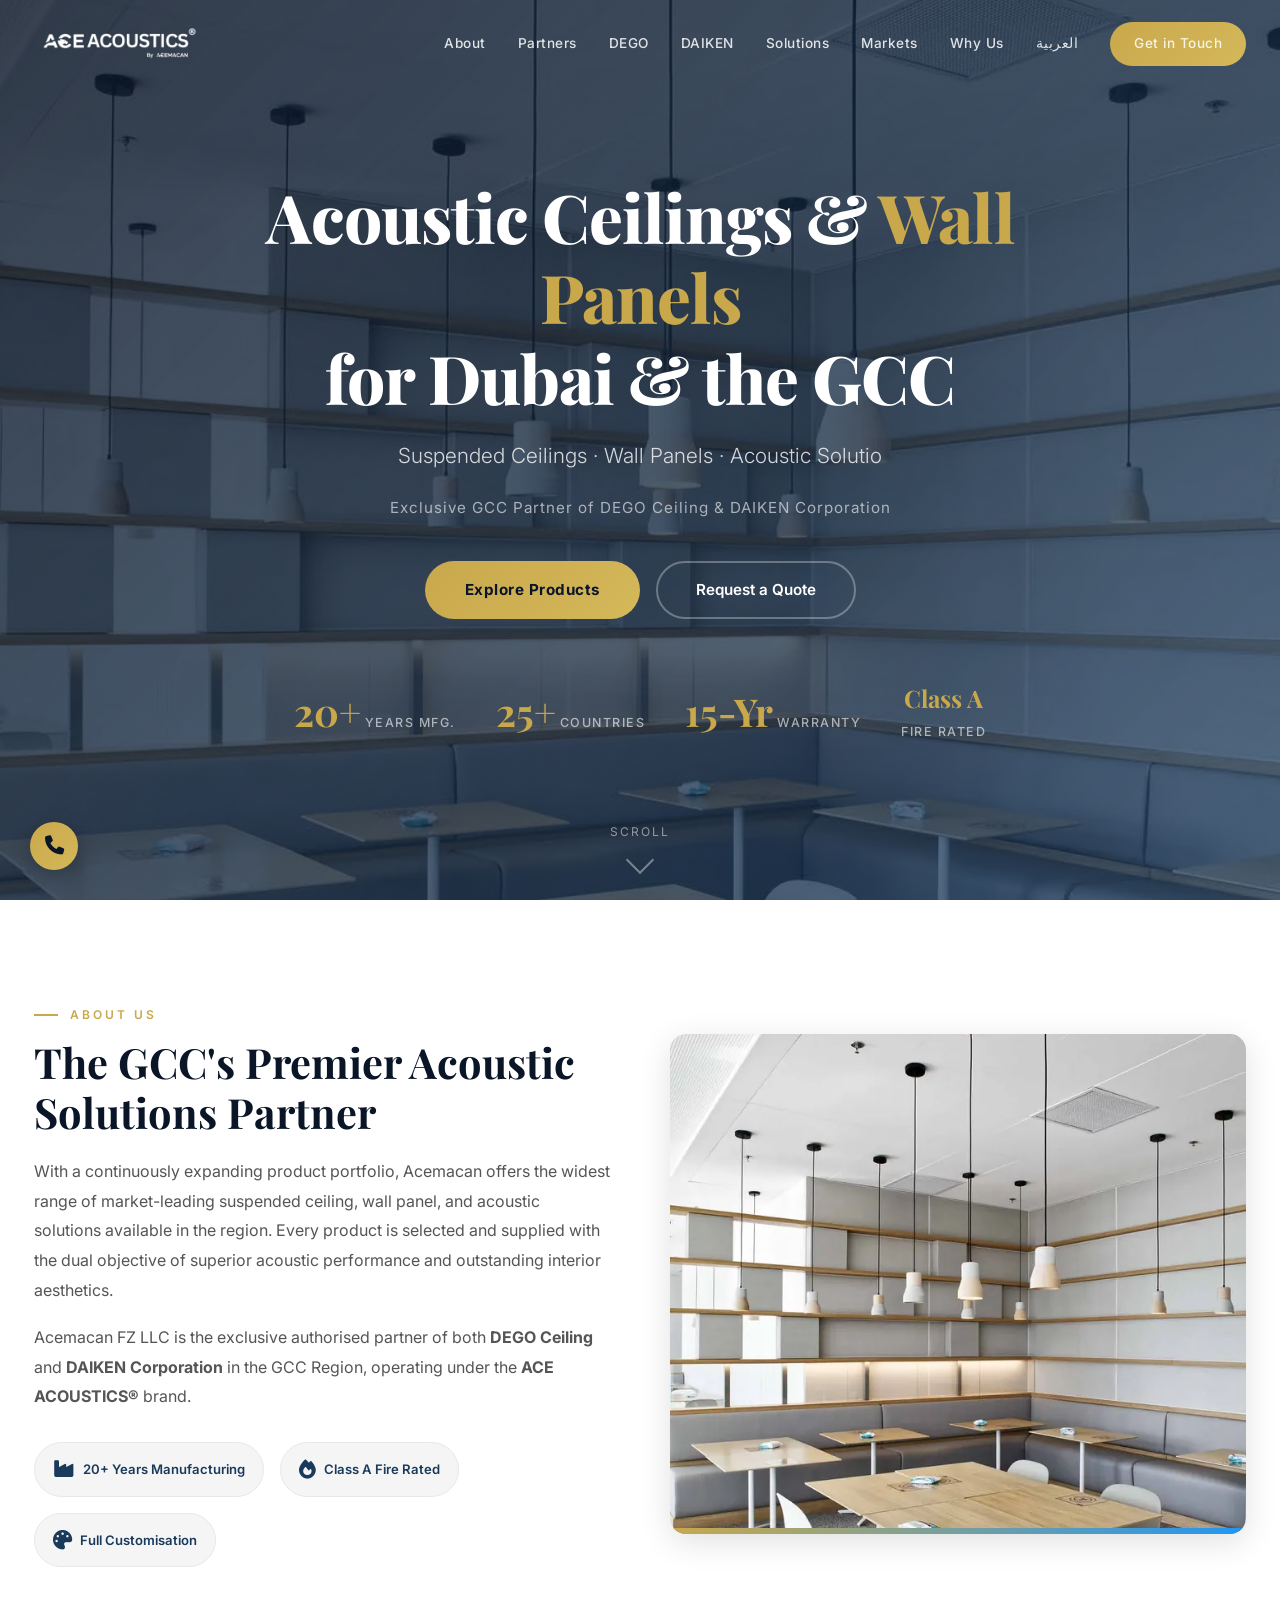
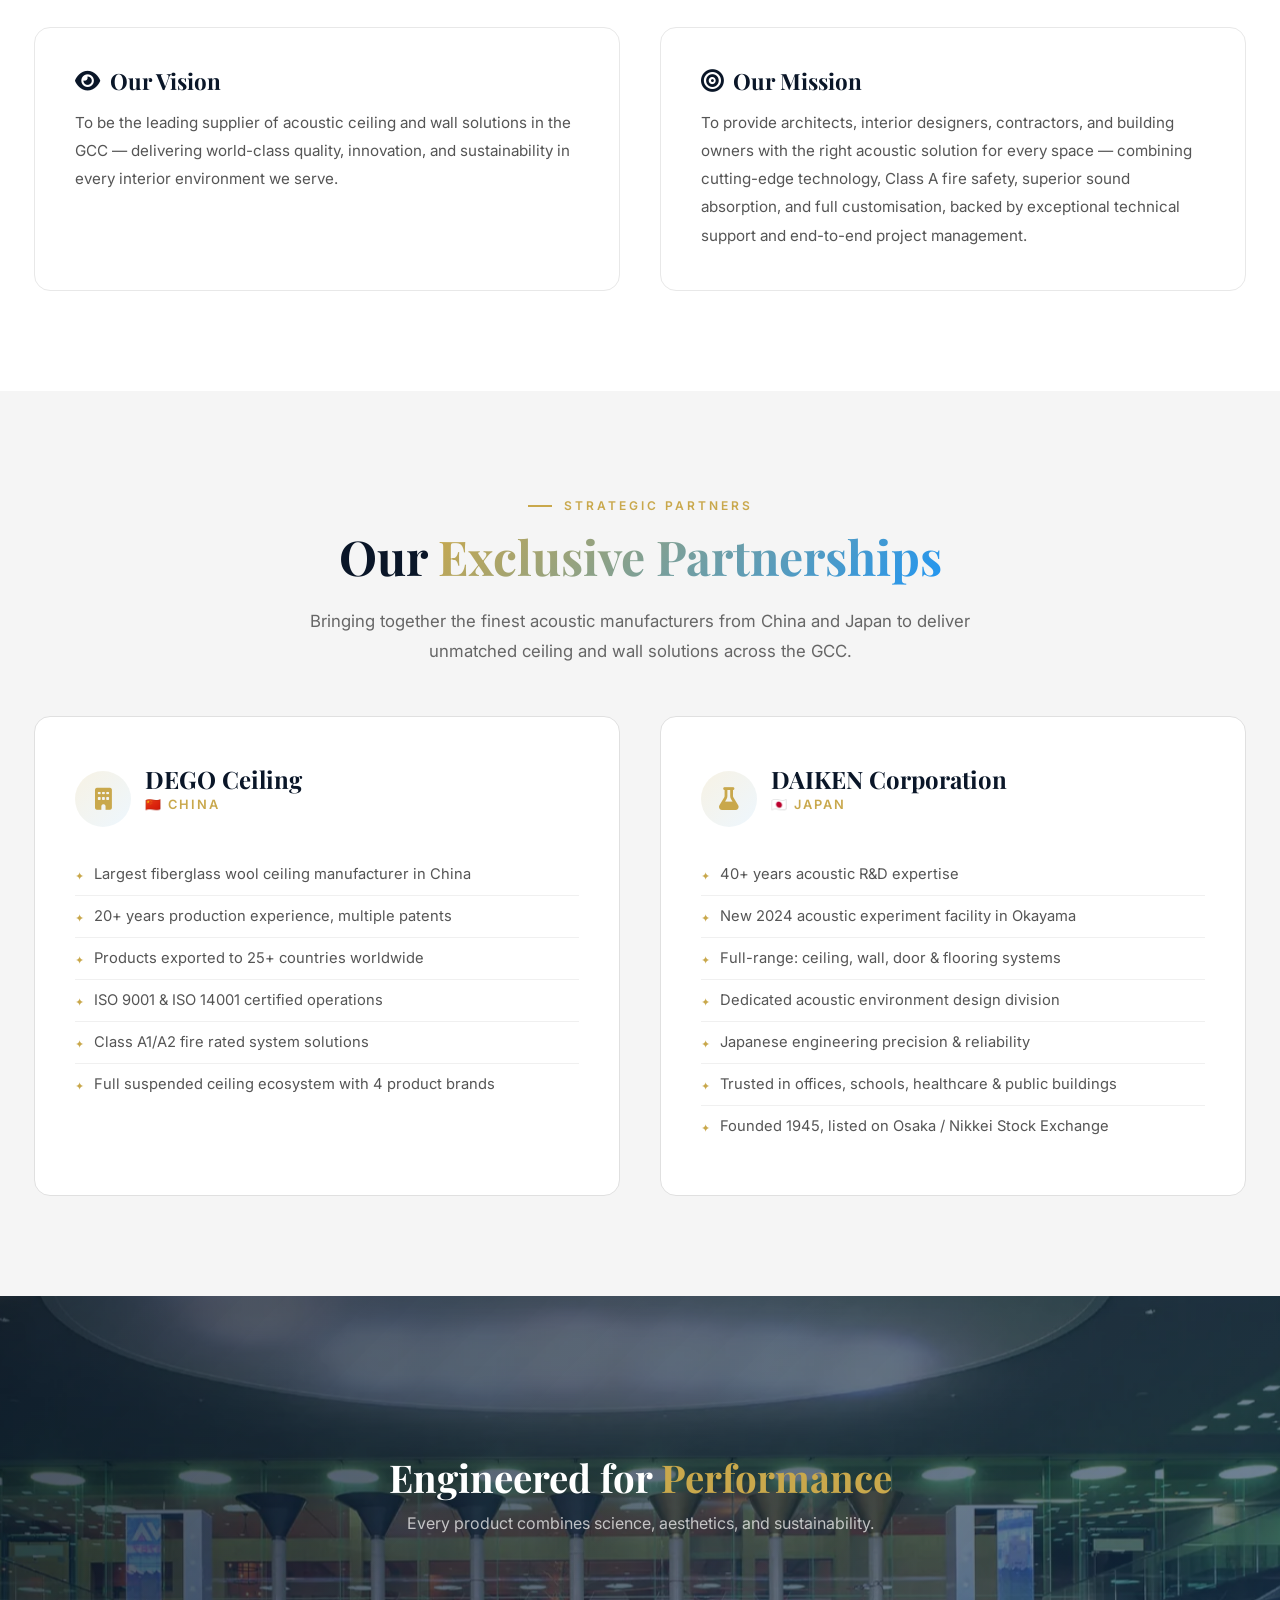
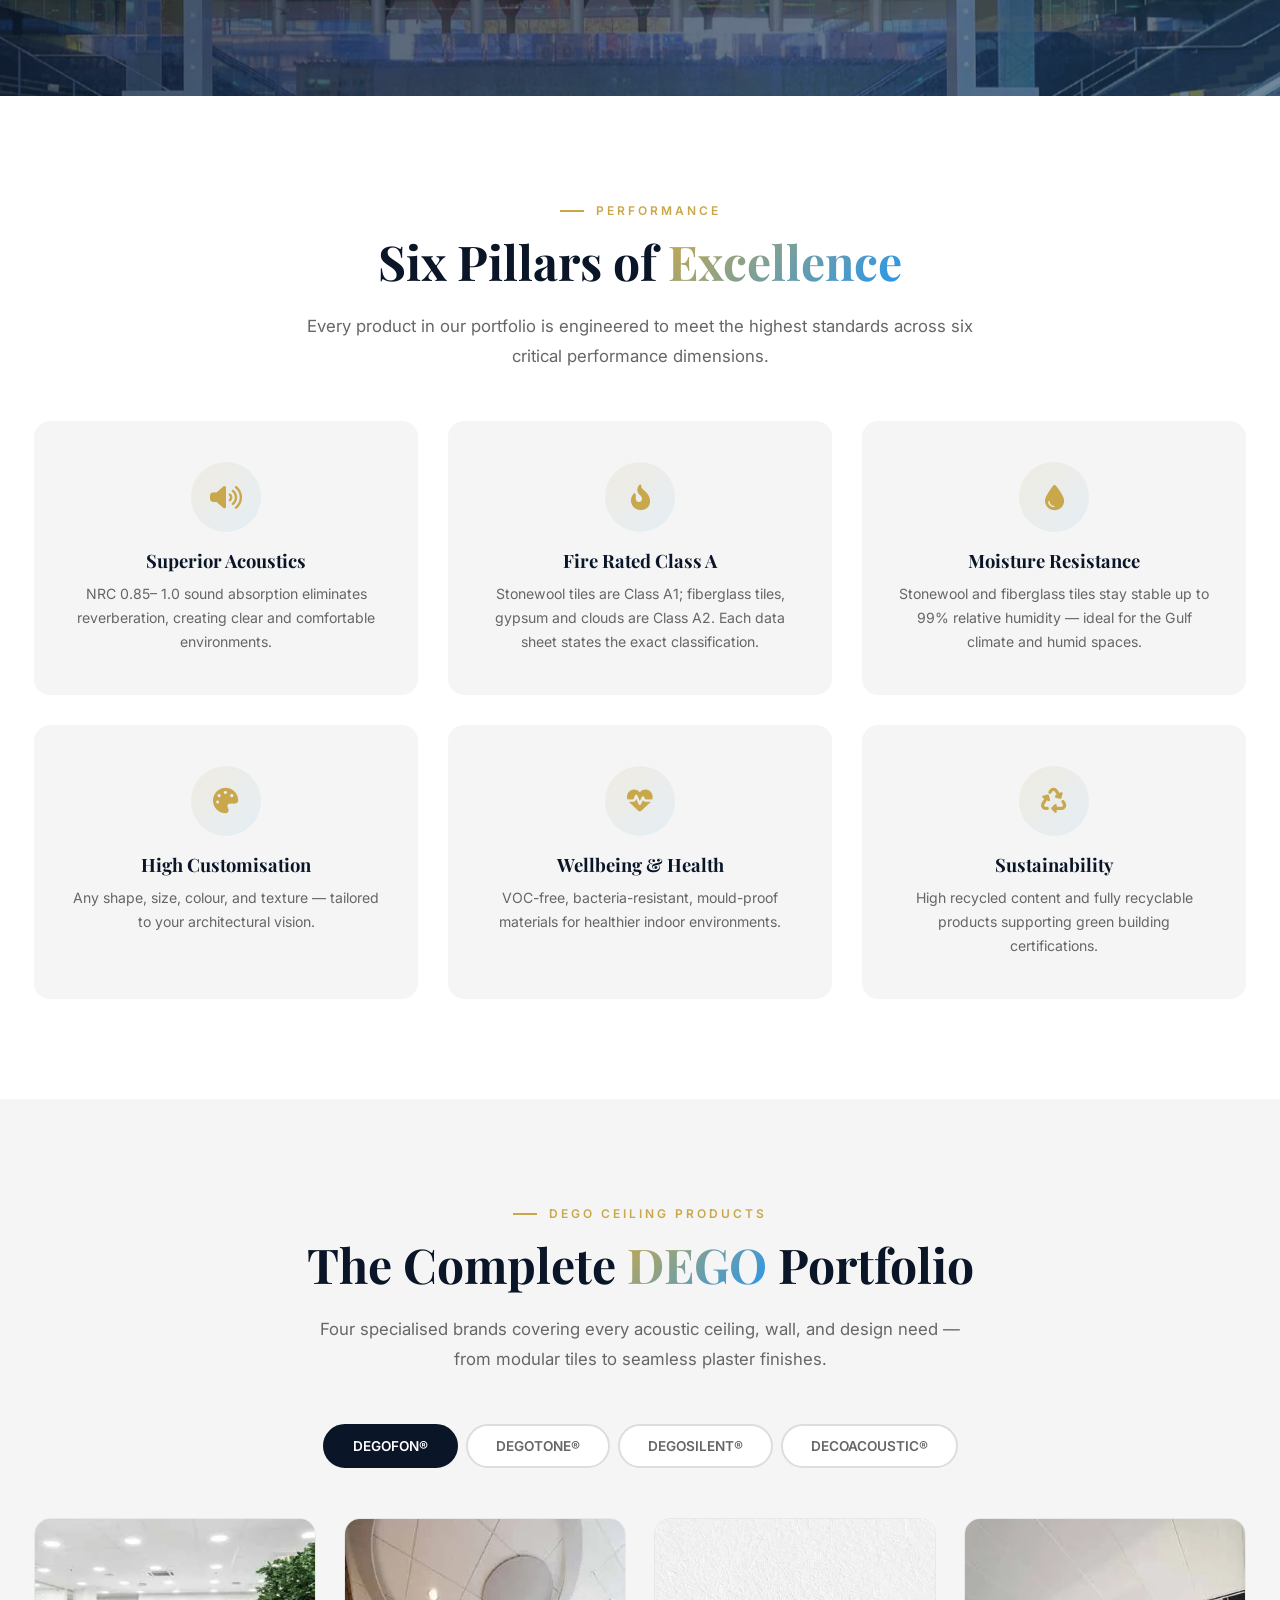
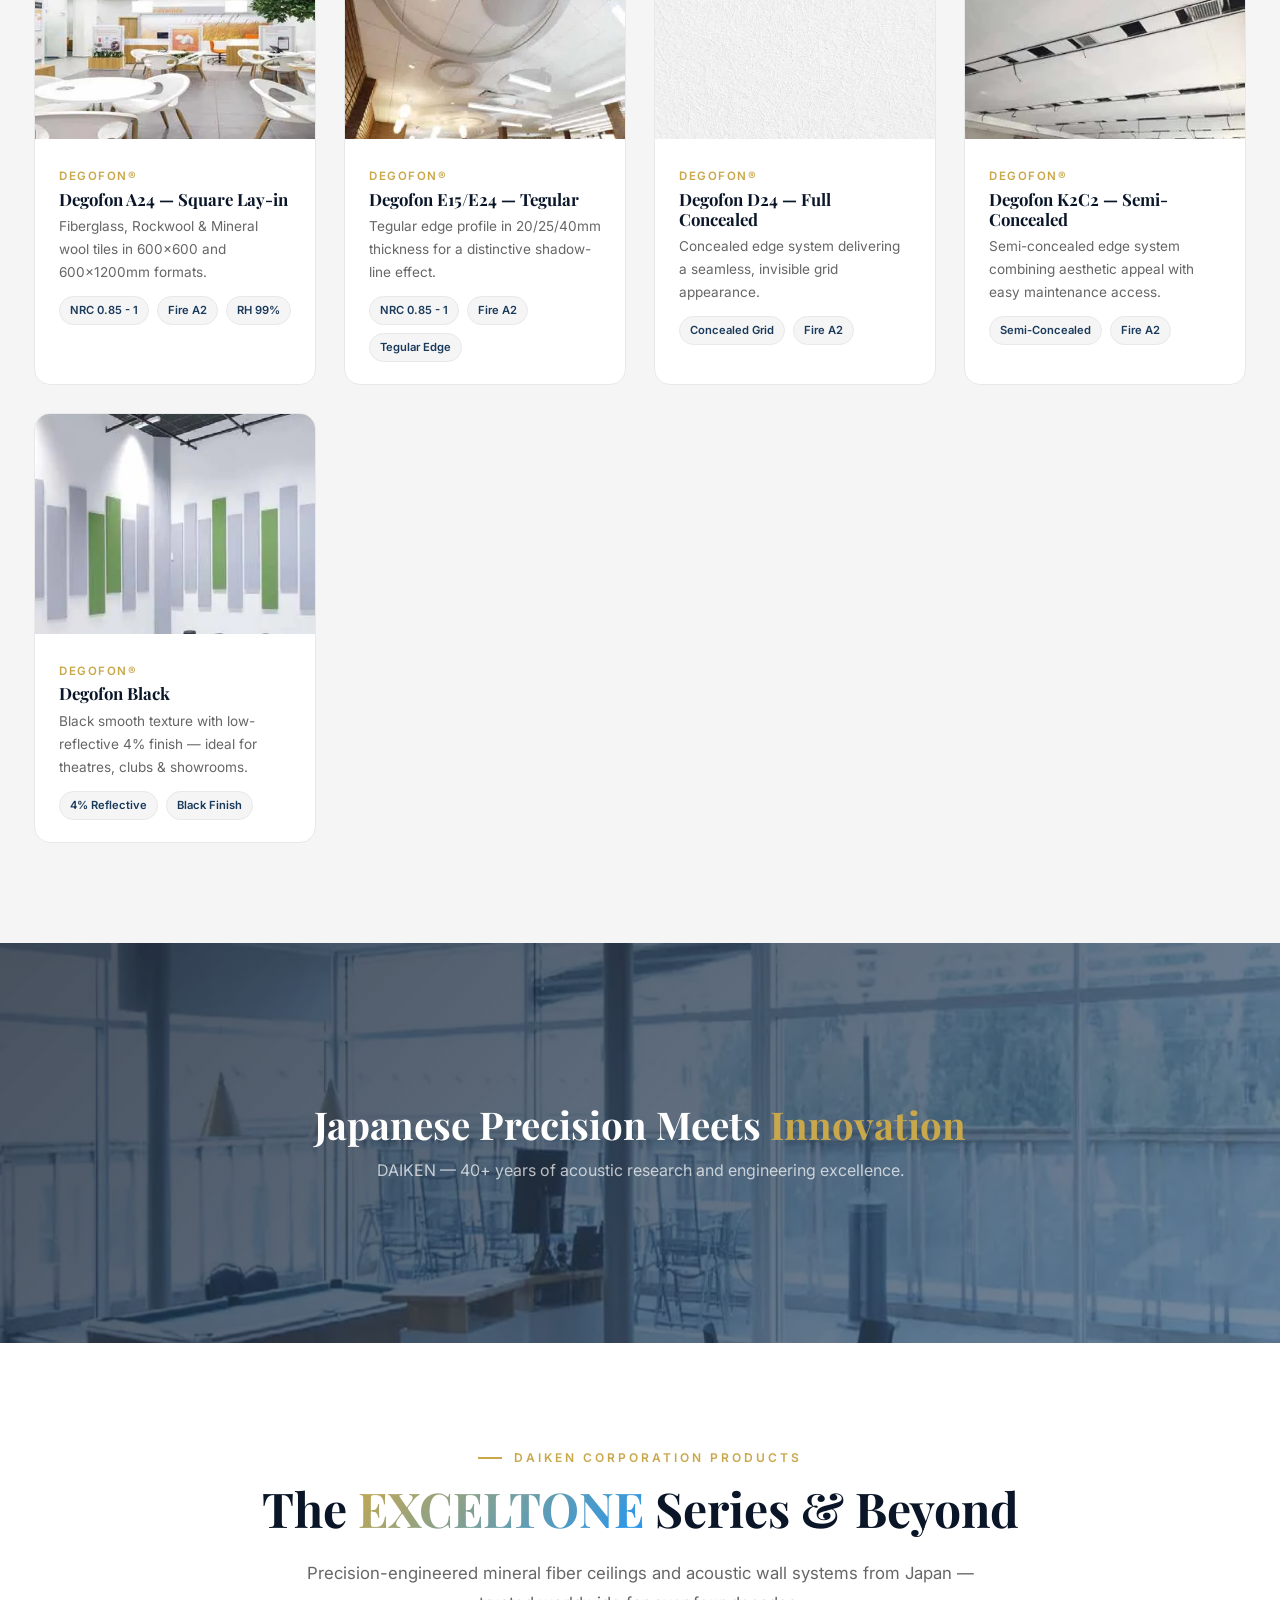
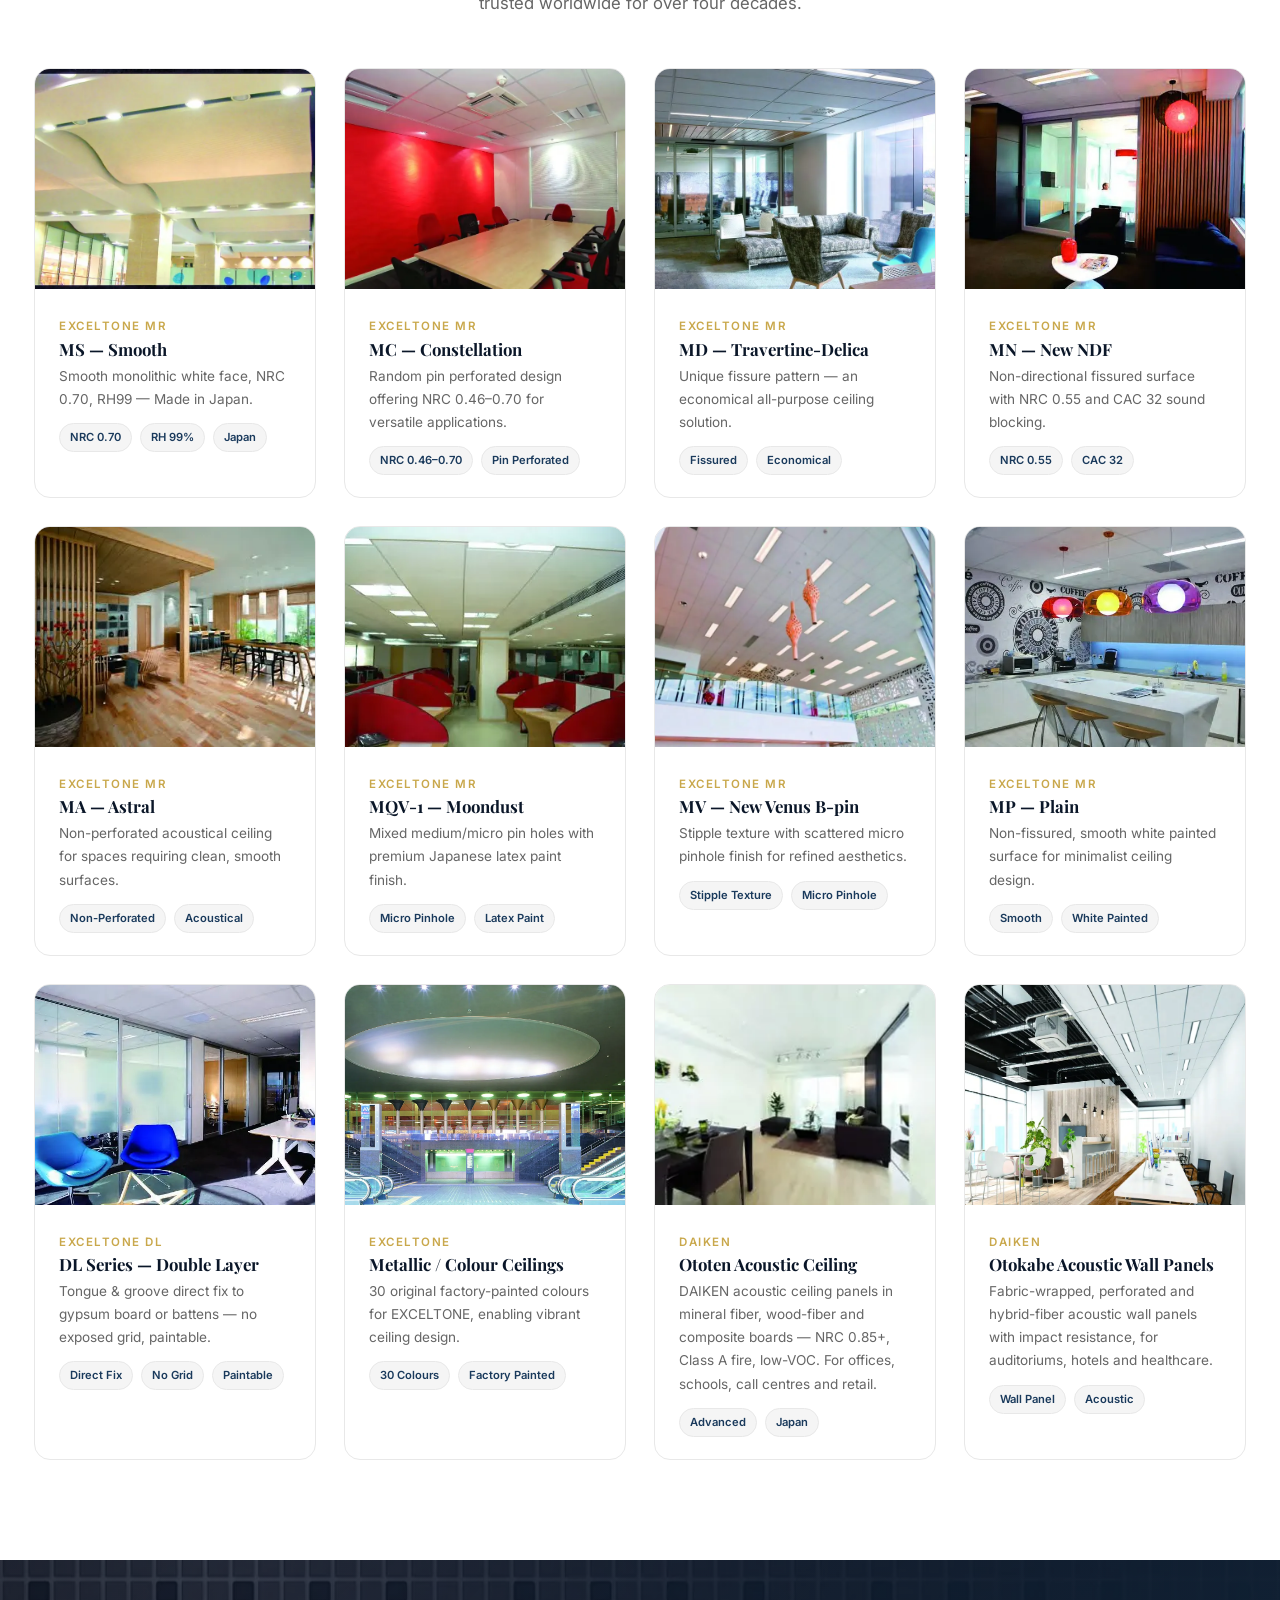
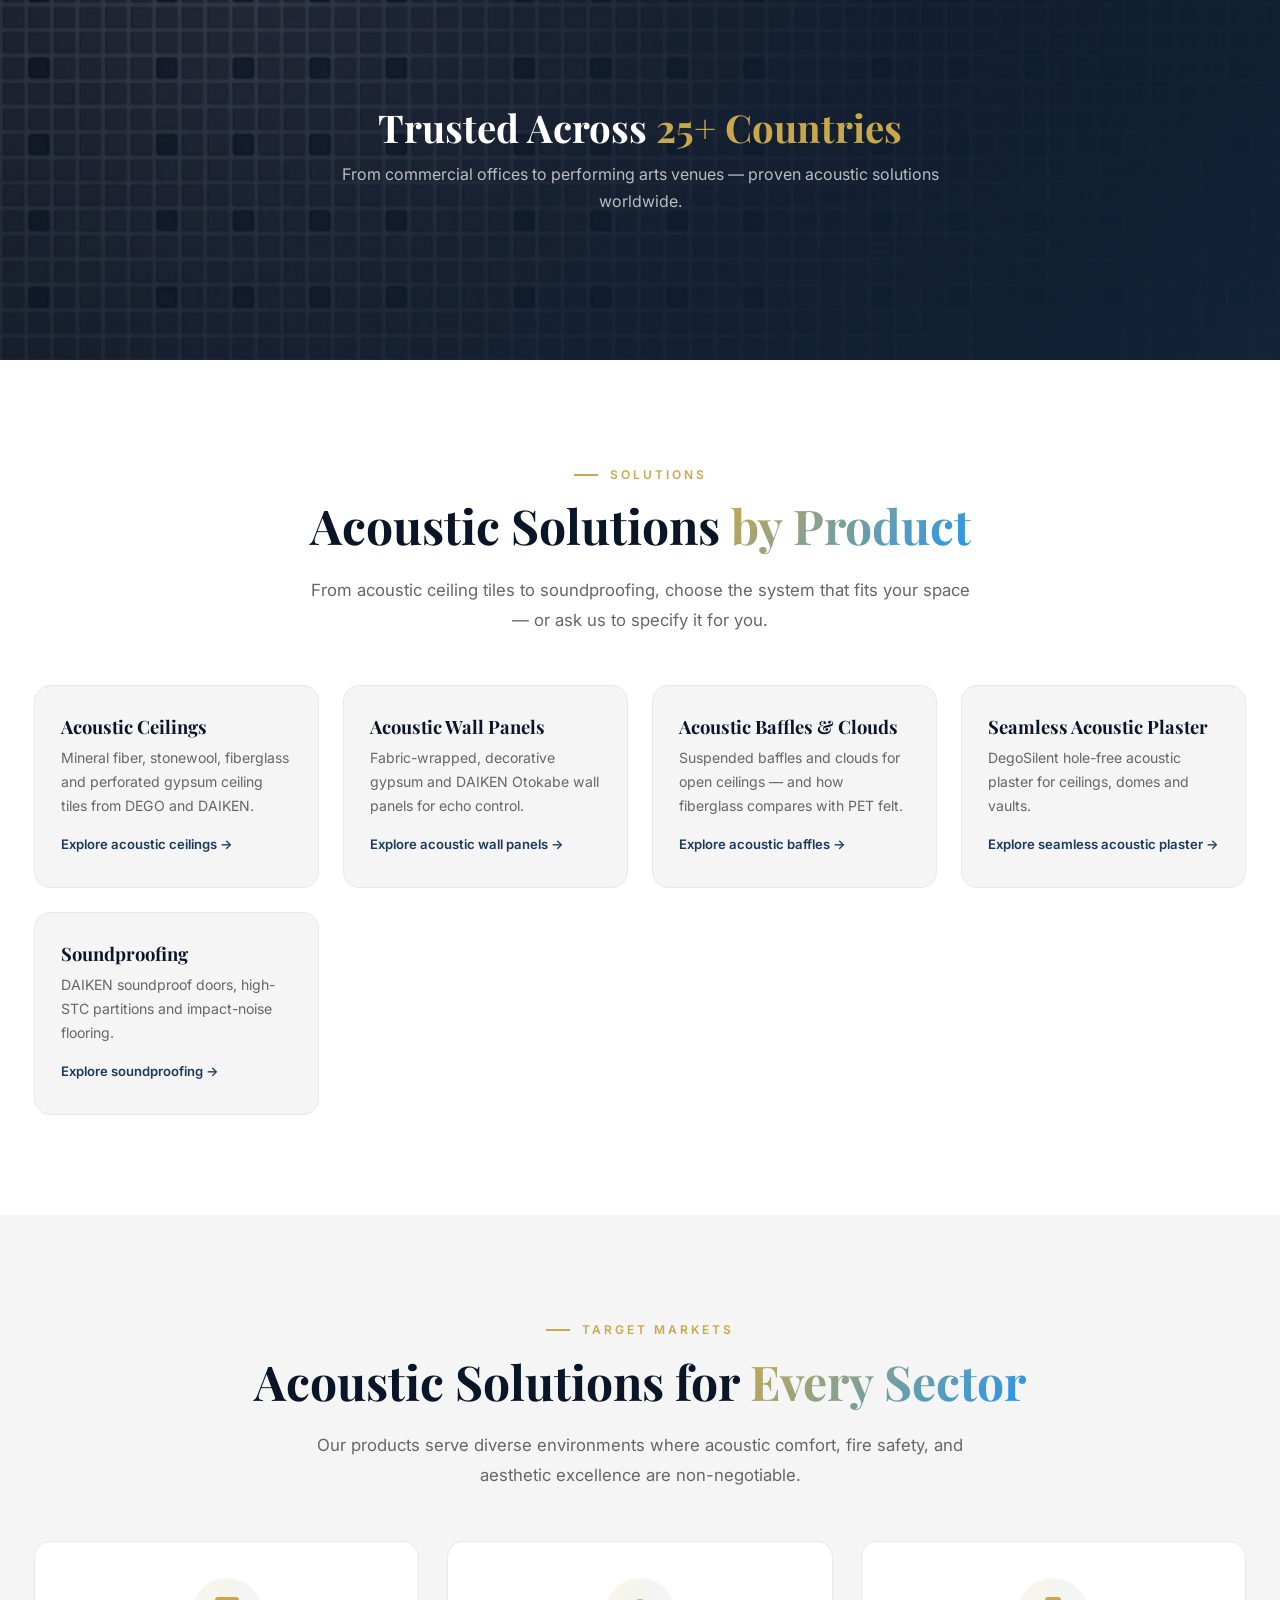
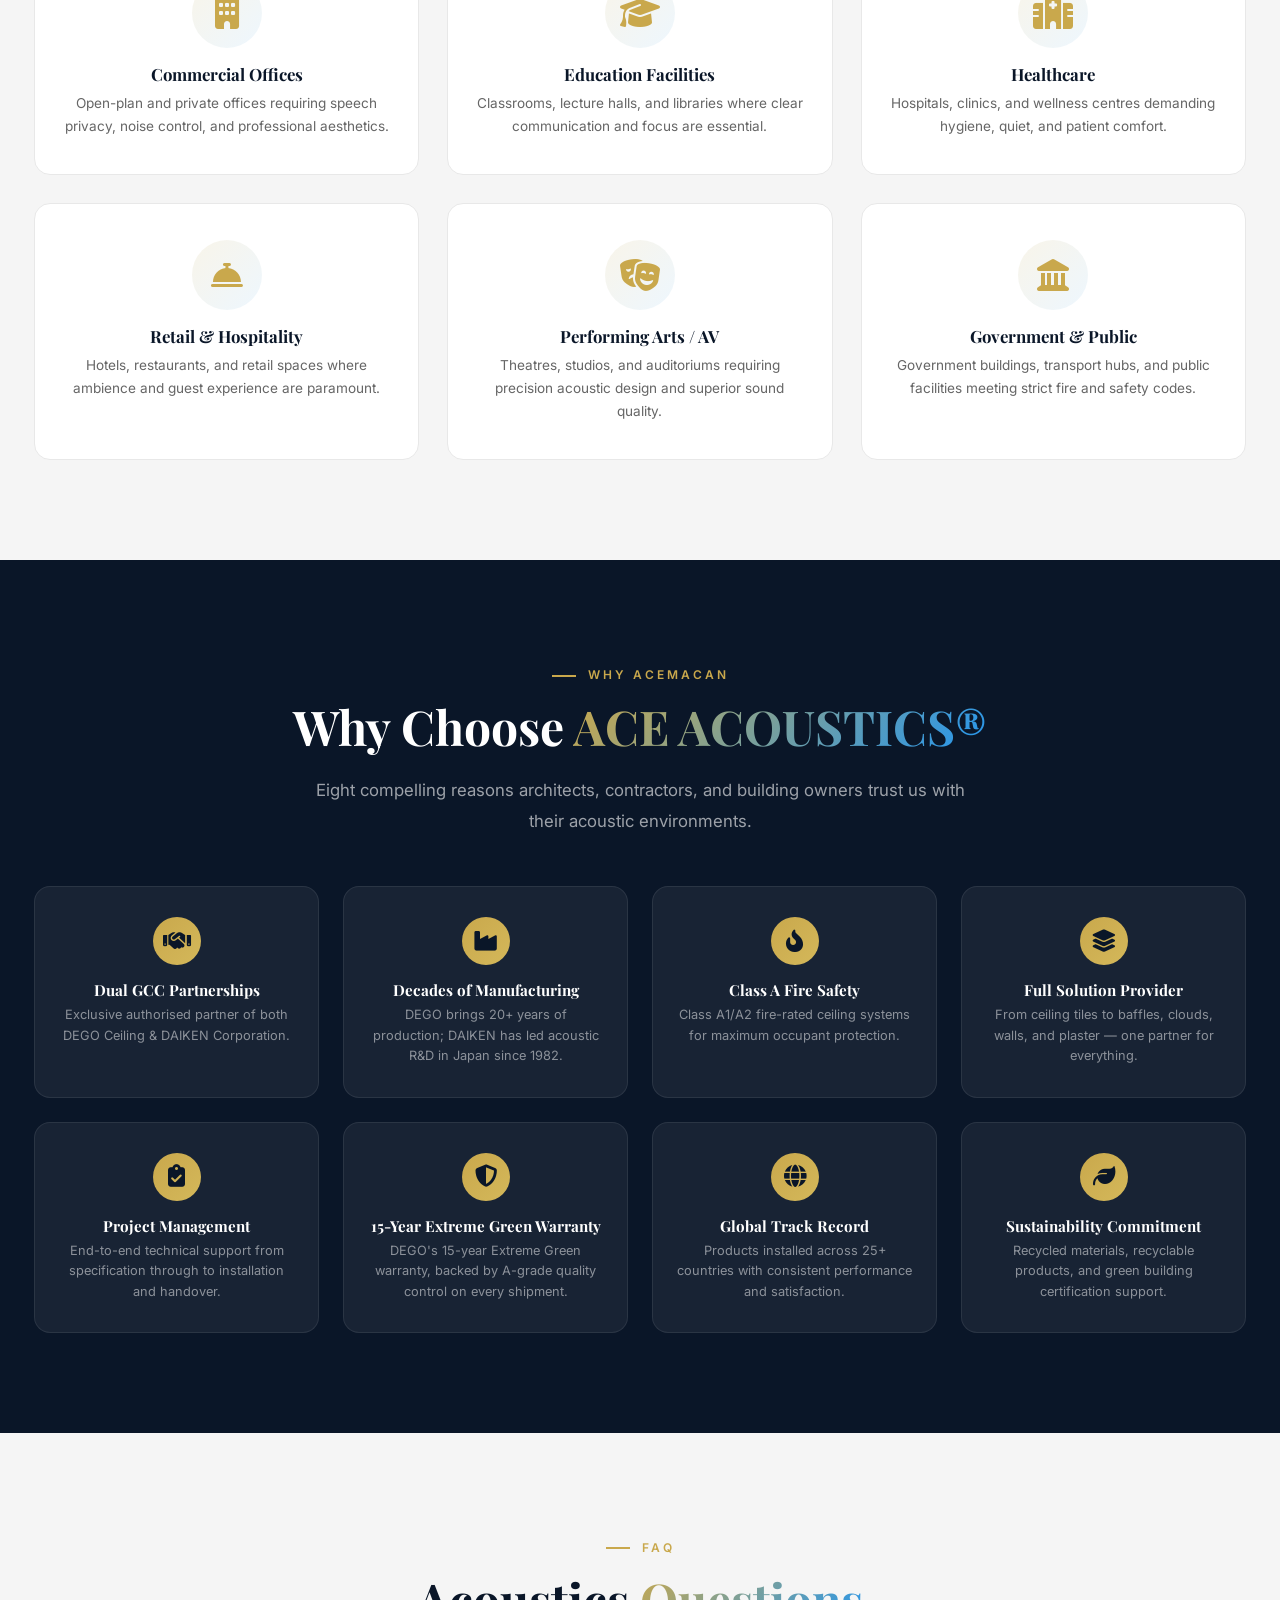
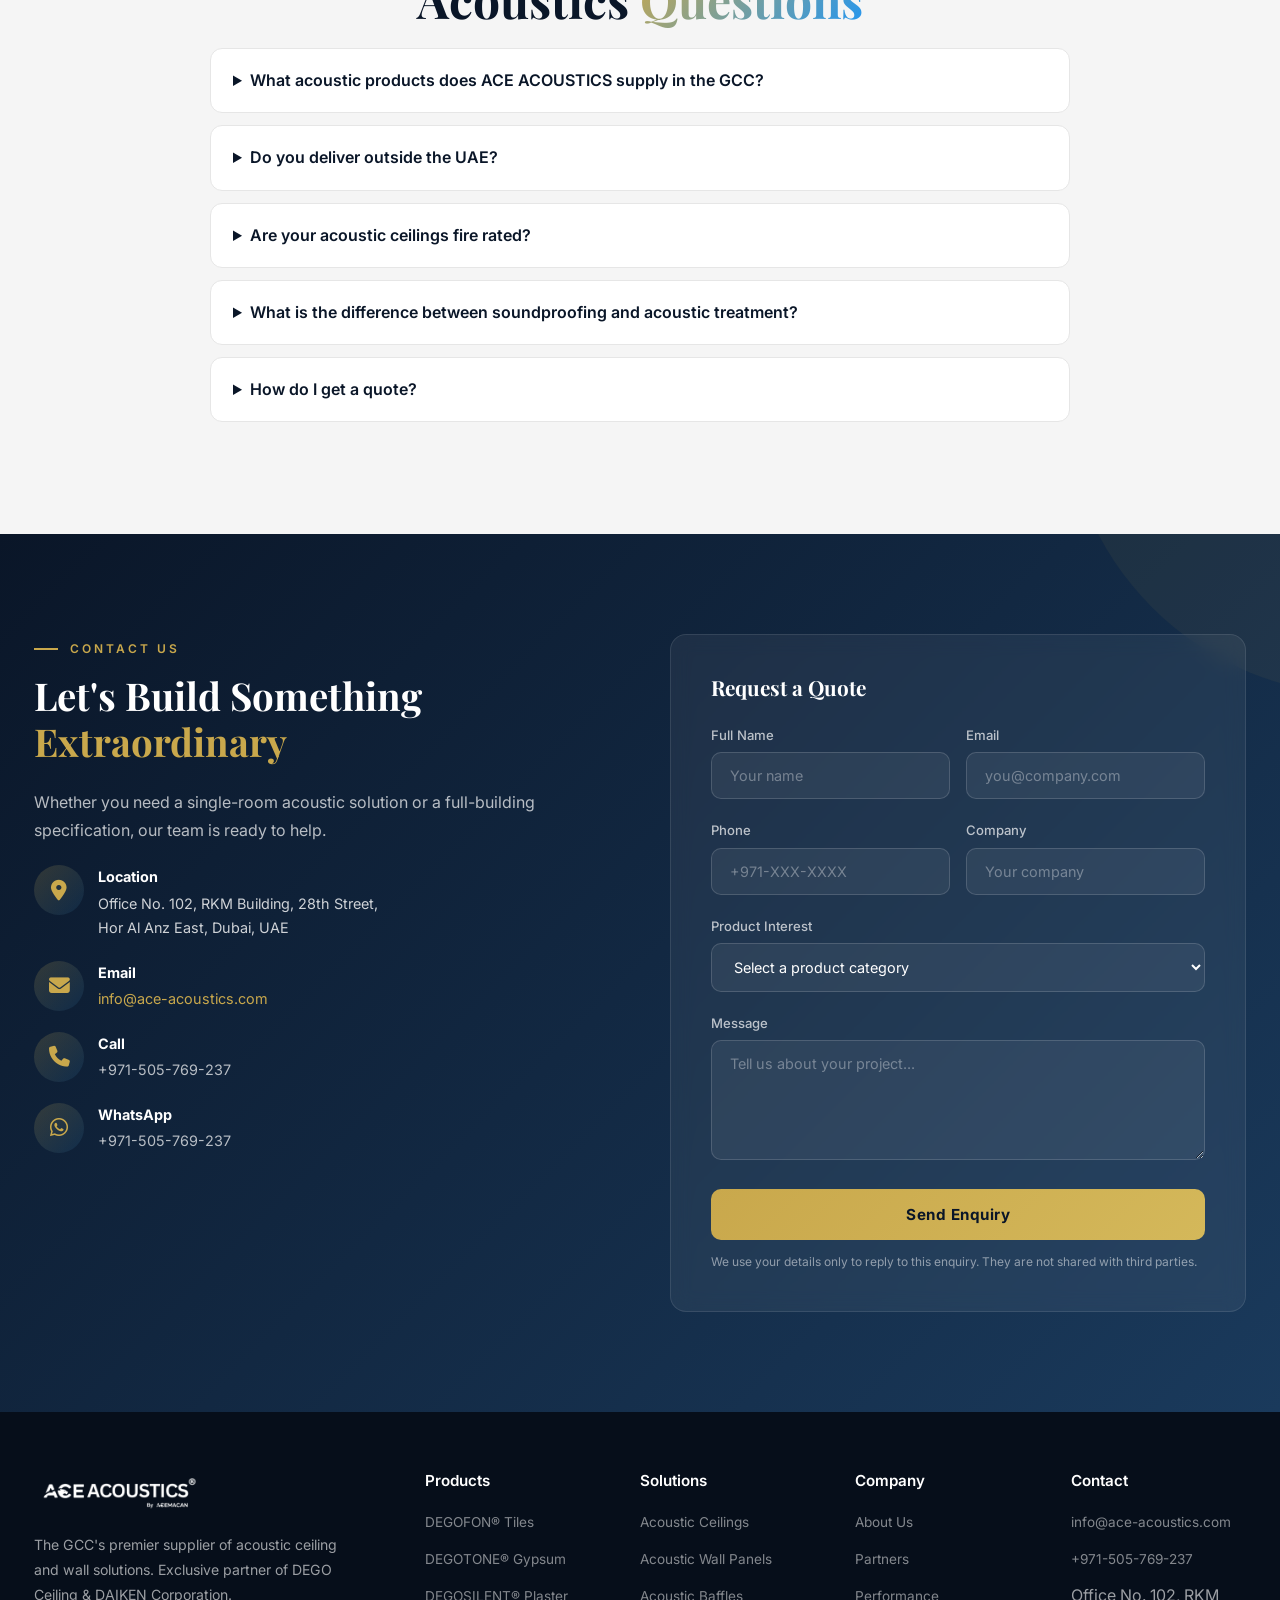
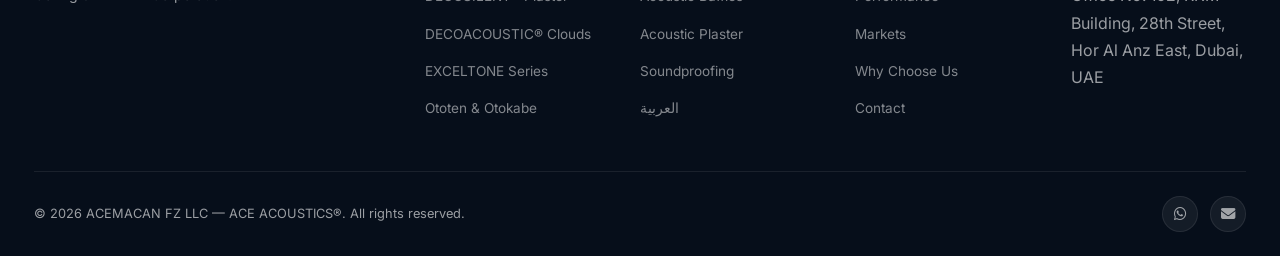
<file: index.html>
<!DOCTYPE html>
<html lang="en">
<head>
<meta charset="UTF-8">
<meta name="viewport" content="width=device-width, initial-scale=1.0">
<meta name="description" content="Acoustic ceilings, acoustic wall panels, baffles, acoustic plaster and soundproofing in Dubai and across the GCC. Exclusive GCC partner of DEGO &amp; DAIKEN.">
<title>ACE ACOUSTICS® | Acoustic Ceilings, Panels &amp; Soundproofing Dubai</title>
<link rel="canonical" href="https://ace-acoustics.com/">
<meta name="robots" content="index, follow, max-image-preview:large">
<link rel="alternate" hreflang="en" href="https://ace-acoustics.com/">
<link rel="alternate" hreflang="ar" href="https://ace-acoustics.com/ar/">
<link rel="alternate" hreflang="x-default" href="https://ace-acoustics.com/">
<meta name="theme-color" content="#0a1628">
<link rel="icon" href="/favicon.ico" sizes="any">
<link rel="icon" type="image/png" href="/favicon.png">
<link rel="apple-touch-icon" href="/apple-touch-icon.png">
<meta property="og:type" content="website">
<meta property="og:site_name" content="ACE ACOUSTICS">
<meta property="og:title" content="Acoustic Ceilings, Wall Panels &amp; Soundproofing | ACE ACOUSTICS® GCC">
<meta property="og:description" content="Exclusive GCC partner of DEGO Ceiling &amp; DAIKEN. Class A fire-rated acoustic ceilings, wall panels, baffles and acoustic plaster for offices, schools, hotels and healthcare.">
<meta property="og:url" content="https://ace-acoustics.com/">
<meta property="og:image" content="https://ace-acoustics.com/assets/img/og-ace-acoustics.jpg">
<meta property="og:image:width" content="1200">
<meta property="og:image:height" content="630">
<meta property="og:locale" content="en_AE">
<meta name="twitter:card" content="summary_large_image">
<link rel="preload" as="image" href="assets/img/acoustic-ceiling-dubai-hero-mobile.webp" media="(max-width: 768px)" fetchpriority="high">
<link rel="preload" as="image" href="assets/img/acoustic-ceiling-dubai-hero.webp" media="(min-width: 769px)" fetchpriority="high">
<link rel="preconnect" href="https://fonts.googleapis.com">
<link rel="preconnect" href="https://fonts.gstatic.com" crossorigin>
<link href="https://fonts.googleapis.com/css2?family=Inter:wght@300;400;500;600;700&family=Playfair+Display:wght@600;700;800&display=swap" rel="stylesheet">
<link rel="preload" href="https://cdnjs.cloudflare.com/ajax/libs/font-awesome/6.5.1/css/all.min.css" as="style" crossorigin="anonymous" referrerpolicy="no-referrer" onload="this.onload=null;this.rel='stylesheet'">
<noscript><link rel="stylesheet" href="https://cdnjs.cloudflare.com/ajax/libs/font-awesome/6.5.1/css/all.min.css" crossorigin="anonymous" referrerpolicy="no-referrer"></noscript>
<script type="application/ld+json">{"@context": "https://schema.org", "@graph": [{"@type": ["Organization", "HomeAndConstructionBusiness"], "@id": "https://ace-acoustics.com/#org", "name": "ACE ACOUSTICS", "legalName": "ACEMACAN FZ LLC", "url": "https://ace-acoustics.com/", "logo": "https://ace-acoustics.com/assets/img/ace-acoustics-logo.png", "image": "https://ace-acoustics.com/assets/img/og-ace-acoustics.jpg", "description": "Supplier of acoustic ceilings, acoustic wall panels, acoustic baffles, acoustic plaster and soundproofing systems in Dubai and the GCC. Exclusive GCC partner of DEGO Ceiling and DAIKEN Corporation.", "email": "info@ace-acoustics.com", "telephone": "+971505769237", "address": {"@type": "PostalAddress", "streetAddress": "Office No. 102, RKM Building, 28th Street, Hor Al Anz East, Deira", "addressLocality": "Dubai", "addressCountry": "AE"}, "areaServed": [{"@type": "Country", "name": "United Arab Emirates"}, {"@type": "Country", "name": "Saudi Arabia"}, {"@type": "Country", "name": "Qatar"}, {"@type": "Country", "name": "Kuwait"}, {"@type": "Country", "name": "Bahrain"}, {"@type": "Country", "name": "Oman"}], "knowsAbout": ["Acoustics", "Acoustic ceilings", "Acoustic wall panels", "Acoustic baffles", "Soundproofing", "Acoustic plaster"], "contactPoint": {"@type": "ContactPoint", "telephone": "+971505769237", "contactType": "sales", "areaServed": "AE", "availableLanguage": ["English", "Arabic"]}}, {"@type": "WebSite", "@id": "https://ace-acoustics.com/#website", "url": "https://ace-acoustics.com/", "name": "ACE ACOUSTICS", "publisher": {"@id": "https://ace-acoustics.com/#org"}, "inLanguage": "en"}, {"@type": "FAQPage", "mainEntity": [{"@type": "Question", "name": "What acoustic products does ACE ACOUSTICS supply in the GCC?", "acceptedAnswer": {"@type": "Answer", "text": "We supply acoustic ceiling tiles, perforated gypsum ceilings, seamless acoustic plaster, acoustic baffles and clouds, fabric-wrapped acoustic wall panels and DAIKEN soundproofing systems. We are the exclusive GCC partner of DEGO Ceiling (China) and DAIKEN Corporation (Japan)."}}, {"@type": "Question", "name": "Do you deliver outside the UAE?", "acceptedAnswer": {"@type": "Answer", "text": "Yes. We are based in Dubai and supply projects across the GCC — UAE, Saudi Arabia, Qatar, Kuwait, Bahrain and Oman."}}, {"@type": "Question", "name": "Are your acoustic ceilings fire rated?", "acceptedAnswer": {"@type": "Answer", "text": "Our stonewool ceiling tiles are Class A1 and our fiberglass ceiling tiles, perforated gypsum and acoustic clouds are Class A2. Fabric-wrapped wall panels use Class A/B fire-resistant fabric. Each product's data sheet states its exact classification."}}, {"@type": "Question", "name": "What is the difference between soundproofing and acoustic treatment?", "acceptedAnswer": {"@type": "Answer", "text": "Soundproofing (sound insulation) stops noise passing between rooms and is measured as STC or Rw. Acoustic treatment absorbs sound inside a room to cut echo and is measured as NRC. Most offices, restaurants and schools need both, and we supply products for each."}}, {"@type": "Question", "name": "How do I get a quote?", "acceptedAnswer": {"@type": "Answer", "text": "Send us your drawings, area and specification through the form below, by email at info@ace-acoustics.com or on WhatsApp at +971 50 576 9237. We will reply with a product recommendation and quotation."}}]}]}</script>
<!-- Google Analytics 4: replace G-XXXXXXXXXX with your Measurement ID, then uncomment.
<script async src="https://www.googletagmanager.com/gtag/js?id=G-XXXXXXXXXX"></script>
<script>window.dataLayer=window.dataLayer||[];function gtag(){dataLayer.push(arguments);}gtag('js',new Date());gtag('config','G-XXXXXXXXXX');</script>
-->
<style>
/* ───────── RESET & BASE ───────── */
*,*::before,*::after{box-sizing:border-box;margin:0;padding:0}
html{scroll-behavior:smooth;font-size:16px}
body{font-family:'Inter',sans-serif;color:#333;background:#fff;overflow-x:hidden;line-height:1.7}
img{max-width:100%;height:auto;display:block}
a{text-decoration:none;color:inherit}
ul{list-style:none}
h1,h2,h3,h4,h5,h6{font-family:'Playfair Display',serif;line-height:1.2}

/* ───────── PALETTE VARS ───────── */
:root{
  --primary:#0a1628;
  --secondary:#1a3a5c;
  --accent:#c9a84c;
  --accent-alt:#2196F3;
  --white:#ffffff;
  --light:#f5f5f5;
  --text:#333333;
  --glass:rgba(10,22,40,.72);
  --glass-border:rgba(201,168,76,.18);
  --shadow:0 8px 32px rgba(0,0,0,.12);
  --radius:16px;
  --transition:.35s cubic-bezier(.4,0,.2,1);
}

/* ───────── UTILITIES ───────── */
.container{max-width:1260px;margin:0 auto;padding:0 24px}
.section-pad{padding:100px 0}
.text-center{text-align:center}
.section-label{
  display:inline-block;font-family:'Inter',sans-serif;font-size:.75rem;font-weight:600;
  letter-spacing:3px;text-transform:uppercase;color:var(--accent);
  margin-bottom:12px;position:relative;padding-left:36px;
}
.section-label::before{
  content:'';position:absolute;left:0;top:50%;transform:translateY(-50%);
  width:24px;height:2px;background:var(--accent);
}
.section-title{
  font-size:clamp(2rem,4vw,3rem);font-weight:700;color:var(--primary);margin-bottom:20px;
}
.section-title .gradient-text{
  background:linear-gradient(135deg,var(--accent),var(--accent-alt));
  -webkit-background-clip:text;-webkit-text-fill-color:transparent;
  background-clip:text;
}
.section-subtitle{
  font-size:1.05rem;color:#666;max-width:680px;margin:0 auto 50px;line-height:1.8;
}

/* ───────── SCROLL ANIMATIONS ───────── */
.reveal{opacity:0;transform:translateY(40px);transition:opacity .7s var(--transition),transform .7s var(--transition)}
.reveal.visible{opacity:1;transform:translateY(0)}
.reveal-left{opacity:0;transform:translateX(-60px);transition:opacity .7s var(--transition),transform .7s var(--transition)}
.reveal-left.visible{opacity:1;transform:translateX(0)}
.reveal-right{opacity:0;transform:translateX(60px);transition:opacity .7s var(--transition),transform .7s var(--transition)}
.reveal-right.visible{opacity:1;transform:translateX(0)}

/* ───────── FLOATING ANIMATION ───────── */
@keyframes float{0%,100%{transform:translateY(0)}50%{transform:translateY(-10px)}}
.floating{animation:float 3s ease-in-out infinite}

/* ───────── NAVBAR ───────── */
.navbar{
  position:fixed;top:0;left:0;width:100%;z-index:1000;
  padding:16px 0;transition:all .4s ease;
}
.navbar.scrolled{
  background:var(--glass);backdrop-filter:blur(20px) saturate(1.8);
  -webkit-backdrop-filter:blur(20px) saturate(1.8);
  border-bottom:1px solid var(--glass-border);padding:10px 0;
}
.navbar .container{display:flex;align-items:center;justify-content:space-between}
.nav-logo{display:flex;align-items:center;flex-shrink:0;height:56px}
.nav-logo img{height:44px;width:auto;display:block;transition:filter .3s;filter:brightness(0) invert(1)}
.navbar.scrolled .nav-logo img{filter:brightness(0) invert(1)}
.nav-links{display:flex;gap:32px;align-items:center}
.nav-links a{
  font-size:.85rem;font-weight:500;color:rgba(255,255,255,.85);letter-spacing:.5px;
  position:relative;transition:color .3s;
}
.nav-links a::after{
  content:'';position:absolute;bottom:-4px;left:0;width:0;height:2px;
  background:var(--accent);transition:width .3s;
}
.nav-links a:hover{color:var(--accent)}
.nav-links a:hover::after{width:100%}
.nav-cta{
  background:linear-gradient(135deg,var(--accent),#d4b85a);color:var(--primary);
  padding:10px 24px;border-radius:30px;font-weight:600;font-size:.85rem;
  transition:transform .3s,box-shadow .3s;border:none;cursor:pointer;
}
.nav-cta:hover{transform:translateY(-2px);box-shadow:0 6px 20px rgba(201,168,76,.4)}
.hamburger{display:none;flex-direction:column;gap:5px;cursor:pointer;background:none;border:none;padding:4px}
.hamburger span{width:26px;height:2px;background:#fff;transition:all .3s;display:block;border-radius:2px}

/* ───── MOBILE NAV ───── */
@media(max-width:768px){
  .nav-links{
    position:fixed;top:0;right:-100%;width:280px;height:100vh;
    background:var(--primary);flex-direction:column;padding:80px 40px 40px;
    gap:24px;transition:right .4s ease;box-shadow:-4px 0 30px rgba(0,0,0,.3);
  }
  .nav-links.open{right:0}
  .hamburger{display:flex}
  .nav-links a{font-size:1rem}
}

/* ───────── HERO ───────── */
.hero{
  position:relative;min-height:100vh;display:flex;align-items:center;
  justify-content:center;overflow:hidden;
}
.hero-bg{
  position:absolute;inset:0;
  background:url('assets/img/acoustic-ceiling-dubai-hero.webp') center/cover no-repeat;
  transform:scale(1.1);will-change:transform;
}
@media(max-width:768px){.hero-bg{background-image:url('assets/img/acoustic-ceiling-dubai-hero-mobile.webp')}}
.hero-overlay{position:absolute;inset:0;background:linear-gradient(135deg,rgba(10,22,40,.82),rgba(26,58,92,.7))}
.hero-content{position:relative;z-index:2;text-align:center;max-width:900px;padding:110px 24px 90px}
@media(max-width:768px){.hero-content{padding:96px 20px 80px}.hero-stats{gap:22px}.hero-buttons{margin-bottom:40px}}
.hero-content h1{
  font-size:clamp(2.4rem,5.5vw,4.2rem);color:#fff;font-weight:800;margin-bottom:20px;
  letter-spacing:-1px;
}
.hero-content h1 .accent{color:var(--accent)}
.hero-subtitle{
  font-size:clamp(1rem,2vw,1.3rem);color:rgba(255,255,255,.8);margin-bottom:16px;
  font-weight:300;min-height:2em;
}
.hero-tagline{
  font-size:.95rem;color:rgba(255,255,255,.6);margin-bottom:40px;letter-spacing:1px;
  font-family:'Inter',sans-serif;
}
.hero-buttons{display:flex;gap:16px;justify-content:center;flex-wrap:wrap;margin-bottom:60px}
.btn-primary{
  background:linear-gradient(135deg,var(--accent),#d4b85a);color:var(--primary);
  padding:16px 40px;border-radius:50px;font-weight:700;font-size:.95rem;
  transition:all .3s;border:none;cursor:pointer;letter-spacing:.5px;
}
.btn-primary:hover{transform:translateY(-3px);box-shadow:0 8px 30px rgba(201,168,76,.45)}
.btn-secondary{
  border:2px solid rgba(255,255,255,.3);color:#fff;padding:14px 38px;
  border-radius:50px;font-weight:600;font-size:.95rem;transition:all .3s;
  background:transparent;cursor:pointer;
}
.btn-secondary:hover{border-color:var(--accent);color:var(--accent);background:rgba(201,168,76,.08)}
.hero-stats{display:flex;gap:40px;justify-content:center;flex-wrap:wrap}
.hero-stat{text-align:center}
.hero-stat-number{
  font-family:'Playfair Display',serif;font-size:2.4rem;font-weight:700;
  color:var(--accent);display:block;
}
.hero-stat-label{font-size:.78rem;color:rgba(255,255,255,.6);text-transform:uppercase;letter-spacing:1.5px;font-weight:500}
.hero-scroll{
  position:absolute;bottom:30px;left:50%;transform:translateX(-50%);z-index:3;
  color:rgba(255,255,255,.5);font-size:.75rem;text-align:center;letter-spacing:2px;
}
.hero-scroll .arrow{display:block;margin:8px auto 0;width:20px;height:20px;border-right:2px solid rgba(255,255,255,.4);border-bottom:2px solid rgba(255,255,255,.4);transform:rotate(45deg);animation:bounce 2s infinite}
@keyframes bounce{0%,100%{transform:rotate(45deg) translate(0,0)}50%{transform:rotate(45deg) translate(6px,6px)}}

/* ───────── ABOUT ───────── */
.about{background:var(--white)}
.about-grid{display:grid;grid-template-columns:1fr 1fr;gap:60px;align-items:center}
.about-text h2{font-size:clamp(1.8rem,3.5vw,2.6rem);color:var(--primary);margin-bottom:20px}
.about-text p{color:#555;margin-bottom:18px;line-height:1.85}
.about-image{position:relative;border-radius:var(--radius);overflow:hidden;box-shadow:var(--shadow)}
.about-image img{width:100%;height:500px;object-fit:cover;transition:transform .6s}
.about-image:hover img{transform:scale(1.04)}
.about-image .accent-bar{
  position:absolute;bottom:0;left:0;width:100%;height:6px;
  background:linear-gradient(90deg,var(--accent),var(--accent-alt));
}
.about-badges{display:flex;gap:16px;margin-top:30px;flex-wrap:wrap}
.about-badge{
  display:flex;align-items:center;gap:8px;background:var(--light);
  padding:10px 18px;border-radius:30px;font-size:.82rem;font-weight:600;
  color:var(--secondary);border:1px solid #e8e8e8;
}
.about-badge span{font-size:1.2rem}

/* vision / mission */
.vm-grid{display:grid;grid-template-columns:1fr 1fr;gap:40px;margin-top:60px}
.vm-card{
  padding:40px;border-radius:var(--radius);position:relative;overflow:hidden;
  border:1px solid #e8e8e8;transition:all .4s;
}
.vm-card:hover{transform:translateY(-4px);box-shadow:var(--shadow);border-color:var(--accent)}
.vm-card h3{font-size:1.4rem;color:var(--primary);margin-bottom:14px;display:flex;align-items:center;gap:10px}
.vm-card p{color:#555;line-height:1.85;font-size:.95rem}

@media(max-width:768px){
  .about-grid{grid-template-columns:1fr;gap:40px}
  .vm-grid{grid-template-columns:1fr}
}

/* ───────── PARTNERS ───────── */
.partners{background:var(--light)}
.partners-grid{display:grid;grid-template-columns:1fr 1fr;gap:40px}
.partner-card{
  background:#fff;border-radius:var(--radius);padding:48px 40px;
  border:1px solid #e0e0e0;transition:all .45s;position:relative;overflow:hidden;
}
.partner-card::before{
  content:'';position:absolute;top:0;left:0;width:100%;height:4px;
  background:linear-gradient(90deg,var(--accent),var(--accent-alt));
  transform:scaleX(0);transform-origin:left;transition:transform .5s;
}
.partner-card:hover{transform:translateY(-8px);box-shadow:0 20px 50px rgba(0,0,0,.1)}
.partner-card:hover::before{transform:scaleX(1)}
.partner-card h3{font-size:1.5rem;color:var(--primary);margin-bottom:6px}
.partner-card .partner-origin{font-size:.8rem;color:var(--accent);font-weight:600;text-transform:uppercase;letter-spacing:2px;margin-bottom:18px}
.partner-card ul{padding:0}
.partner-card li{
  padding:8px 0;color:#555;font-size:.92rem;border-bottom:1px solid #f0f0f0;
  display:flex;align-items:flex-start;gap:10px;
}
.partner-card li::before{content:'✦';color:var(--accent);font-size:.7rem;margin-top:5px;flex-shrink:0}
.partner-card li:last-child{border:none}

@media(max-width:768px){.partners-grid{grid-template-columns:1fr}}

/* ───────── PARALLAX DIVIDER ───────── */
.parallax-divider{
  height:400px;position:relative;overflow:hidden;
  display:flex;align-items:center;justify-content:center;
}
.parallax-divider .parallax-img{
  position:absolute;inset:-20%;width:140%;height:140%;
  background-size:cover;background-position:center;
  will-change:transform;
}
.parallax-divider .parallax-overlay{
  position:absolute;inset:0;background:linear-gradient(135deg,rgba(10,22,40,.75),rgba(26,58,92,.6));
}
.parallax-divider .parallax-content{position:relative;z-index:2;text-align:center;color:#fff;padding:0 24px}
.parallax-divider .parallax-content h2{font-size:clamp(1.6rem,3.5vw,2.4rem);margin-bottom:10px}
.parallax-divider .parallax-content p{font-size:1rem;color:rgba(255,255,255,.7);max-width:600px;margin:0 auto}

/* ───────── PERFORMANCE PILLARS ───────── */
.pillars{background:var(--white)}
.pillars-grid{display:grid;grid-template-columns:repeat(3,1fr);gap:30px}
.pillar-card{
  background:var(--light);border-radius:var(--radius);padding:40px 30px;text-align:center;
  transition:all .4s;border:1px solid transparent;position:relative;overflow:hidden;
}
.pillar-card::after{
  content:'';position:absolute;inset:0;border-radius:var(--radius);
  background:linear-gradient(135deg,rgba(201,168,76,.05),rgba(33,150,243,.05));
  opacity:0;transition:opacity .4s;
}
.pillar-card:hover{transform:translateY(-6px);border-color:var(--accent);box-shadow:0 12px 40px rgba(201,168,76,.12)}
.pillar-card:hover::after{opacity:1}
.pillar-icon{
  display:inline-flex;align-items:center;justify-content:center;
  width:70px;height:70px;border-radius:50%;
  background:linear-gradient(135deg,rgba(201,168,76,.12),rgba(33,150,243,.08));
  font-size:1.6rem;color:var(--accent);margin-bottom:18px;
  position:relative;z-index:1;transition:all .3s ease;
}
.pillar-card:hover .pillar-icon{
  background:linear-gradient(135deg,rgba(201,168,76,.2),rgba(33,150,243,.15));
  transform:scale(1.15) rotateZ(5deg);
}
.pillar-card h3{font-size:1.15rem;color:var(--primary);margin-bottom:10px;position:relative;z-index:1}
.pillar-card p{font-size:.88rem;color:#666;position:relative;z-index:1;line-height:1.7}

@media(max-width:768px){.pillars-grid{grid-template-columns:1fr}}
@media(min-width:769px) and (max-width:1024px){.pillars-grid{grid-template-columns:repeat(2,1fr)}}

/* ───────── PRODUCT TABS (DEGO) ───────── */
.products-dego{background:var(--light)}
.tabs-nav{display:flex;gap:8px;justify-content:center;flex-wrap:wrap;margin-bottom:50px}
.tab-btn{
  padding:12px 28px;border-radius:30px;border:2px solid #ddd;background:#fff;
  font-family:'Inter',sans-serif;font-size:.85rem;font-weight:600;color:#666;
  cursor:pointer;transition:all .3s;
}
.tab-btn.active,.tab-btn:hover{
  background:var(--primary);color:#fff;border-color:var(--primary);
}
.tab-panel{display:none}
.tab-panel.active{display:block}
.products-grid{display:grid;grid-template-columns:repeat(auto-fill,minmax(280px,1fr));gap:28px}
.product-card{
  background:#fff;border-radius:var(--radius);overflow:hidden;
  border:1px solid #e8e8e8;transition:all .45s;position:relative;
  perspective:800px;
}
.product-card:hover{transform:translateY(-6px);box-shadow:0 16px 44px rgba(0,0,0,.1)}
.product-card-img{
  height:220px;overflow:hidden;position:relative;
}
.product-card-img img{
  width:100%;height:100%;object-fit:cover;transition:transform .5s;
}
.product-card:hover .product-card-img img{transform:scale(1.08)}
.product-card-img .img-overlay{
  position:absolute;inset:0;
  background:linear-gradient(to top,rgba(10,22,40,.6),transparent);
  opacity:0;transition:opacity .4s;
}
.product-card:hover .img-overlay{opacity:1}
.product-card-body{padding:22px 24px}
.product-card-body h3{font-size:1.05rem;color:var(--primary);margin-bottom:6px}
.product-card-body .product-brand{font-size:.72rem;color:var(--accent);font-weight:600;text-transform:uppercase;letter-spacing:1.5px;margin-bottom:8px}
.product-card-body p{font-size:.85rem;color:#666;line-height:1.7}
.product-card-body .product-specs{
  display:flex;gap:8px;flex-wrap:wrap;margin-top:12px;
}
.product-spec{
  font-size:.7rem;padding:4px 10px;border-radius:20px;background:var(--light);
  color:var(--secondary);font-weight:600;border:1px solid #e8e8e8;
}

/* ───────── DAIKEN PRODUCTS ───────── */
.products-daiken{background:var(--white)}
.daiken-grid{display:grid;grid-template-columns:repeat(auto-fill,minmax(280px,1fr));gap:28px}

/* ───────── APPLICATIONS ───────── */
.applications{background:var(--light)}
.app-grid{display:grid;grid-template-columns:repeat(3,1fr);gap:28px}
.app-card{
  background:#fff;border-radius:var(--radius);padding:36px 28px;text-align:center;
  transition:all .4s;border:1px solid #e8e8e8;
}
.app-card:hover{transform:translateY(-6px);box-shadow:var(--shadow);border-color:var(--accent)}
.app-icon{
  display:inline-flex;align-items:center;justify-content:center;width:70px;height:70px;
  background:linear-gradient(135deg,rgba(201,168,76,.12),rgba(33,150,243,.08));border-radius:50%;
  font-size:2rem;color:var(--accent);margin-bottom:16px;transition:all .3s ease;
}
.app-card:hover .app-icon{
  background:linear-gradient(135deg,rgba(201,168,76,.2),rgba(33,150,243,.15));transform:scale(1.15) rotateZ(5deg);
}
.app-card h3{font-size:1.05rem;color:var(--primary);margin-bottom:8px}
.app-card p{font-size:.85rem;color:#666;line-height:1.7}

@media(max-width:768px){.app-grid{grid-template-columns:1fr}}
@media(min-width:769px) and (max-width:1024px){.app-grid{grid-template-columns:repeat(2,1fr)}}

/* ───────── WHY CHOOSE ───────── */
.why-choose{background:var(--primary);color:#fff}
.why-choose .section-title{color:#fff}
.why-choose .section-subtitle{color:rgba(255,255,255,.6)}
.why-grid{display:grid;grid-template-columns:repeat(4,1fr);gap:24px}
.why-item{
  background:rgba(255,255,255,.06);border:1px solid rgba(255,255,255,.08);
  border-radius:var(--radius);padding:30px 24px;text-align:center;
  transition:all .4s;
}
.why-item:hover{background:rgba(201,168,76,.1);border-color:var(--accent);transform:translateY(-4px)}
.why-check{
  width:48px;height:48px;border-radius:50%;background:linear-gradient(135deg,var(--accent),#d4b85a);
  display:flex;align-items:center;justify-content:center;margin:0 auto 16px;
  font-size:1.4rem;color:var(--primary);font-weight:700;transition:all .3s ease;
}
.why-item:hover .why-check{
  transform:scale(1.1) rotateZ(-15deg);
}
.why-item h3{font-size:.95rem;margin-bottom:6px}
.why-item p{font-size:.8rem;color:rgba(255,255,255,.5);line-height:1.6}

@media(max-width:1024px){.why-grid{grid-template-columns:repeat(2,1fr)}}
@media(max-width:480px){.why-grid{grid-template-columns:1fr}}

/* ───────── CONTACT ───────── */
.contact{
  background:linear-gradient(135deg,var(--primary),var(--secondary));
  color:#fff;position:relative;overflow:hidden;
}
.contact::before{
  content:'';position:absolute;top:-50%;right:-30%;width:600px;height:600px;
  border-radius:50%;background:rgba(201,168,76,.06);
}
.contact-grid{display:grid;grid-template-columns:1fr 1fr;gap:60px;position:relative;z-index:1}
.contact-info h2{font-size:clamp(1.8rem,3vw,2.4rem);margin-bottom:24px}
.contact-info p{color:rgba(255,255,255,.7);margin-bottom:20px;line-height:1.8}
.contact-detail{display:flex;align-items:flex-start;gap:14px;margin-bottom:20px}
.contact-detail .icon{
  width:50px;height:50px;border-radius:50%;background:linear-gradient(135deg,rgba(201,168,76,.2),rgba(33,150,243,.1));
  display:flex;align-items:center;justify-content:center;font-size:1.3rem;flex-shrink:0;
  color:var(--accent);transition:all .3s ease;
}
.contact-detail:hover .icon{
  background:linear-gradient(135deg,rgba(201,168,76,.3),rgba(33,150,243,.2));transform:scale(1.1) translateY(-4px);
}
.contact-detail .detail-text{font-size:.9rem;color:rgba(255,255,255,.8)}
.contact-detail .detail-text strong{display:block;color:#fff;margin-bottom:2px}
.contact-form{
  background:rgba(255,255,255,.06);border:1px solid rgba(255,255,255,.1);
  border-radius:var(--radius);padding:40px;backdrop-filter:blur(10px);
}
.form-group{margin-bottom:20px}
.form-group label{display:block;font-size:.82rem;font-weight:500;margin-bottom:6px;color:rgba(255,255,255,.7)}
.form-group input,.form-group textarea,.form-group select{
  width:100%;padding:14px 18px;border:1px solid rgba(255,255,255,.15);
  border-radius:10px;background:rgba(255,255,255,.06);color:#fff;
  font-family:'Inter',sans-serif;font-size:.9rem;transition:border-color .3s;
  outline:none;
}
.form-group input::placeholder,.form-group textarea::placeholder{color:rgba(255,255,255,.35)}
.form-group input:focus,.form-group textarea:focus{border-color:var(--accent)}
.form-group textarea{resize:vertical;min-height:120px}
.form-row{display:grid;grid-template-columns:1fr 1fr;gap:16px}
.form-submit{
  width:100%;padding:16px;border:none;border-radius:10px;
  background:linear-gradient(135deg,var(--accent),#d4b85a);color:var(--primary);
  font-weight:700;font-size:.95rem;cursor:pointer;transition:all .3s;
  font-family:'Inter',sans-serif;letter-spacing:.5px;
}
.form-submit:hover{transform:translateY(-2px);box-shadow:0 8px 24px rgba(201,168,76,.35)}

@media(max-width:768px){
  .contact-grid{grid-template-columns:1fr}
  .form-row{grid-template-columns:1fr}
}

/* ───────── FOOTER ───────── */
.footer{background:#060e1a;color:rgba(255,255,255,.6);padding:60px 0 0}
.footer-grid{display:grid;grid-template-columns:2fr 1fr 1fr 1fr 1fr;gap:40px;padding-bottom:40px;border-bottom:1px solid rgba(255,255,255,.08)}
.footer-brand p{font-size:.88rem;line-height:1.8;margin-top:16px;max-width:320px}
.footer-brand img{height:44px;width:auto;display:block;filter:brightness(0) invert(1)}
.footer h4{color:#fff;font-size:.95rem;margin-bottom:18px;font-family:'Inter',sans-serif;font-weight:600}
.footer ul li{margin-bottom:10px}
.footer ul a{font-size:.85rem;color:rgba(255,255,255,.5);transition:color .3s}
.footer ul a:hover{color:var(--accent)}
.footer-bottom{display:flex;justify-content:space-between;align-items:center;padding:24px 0;flex-wrap:wrap;gap:12px}
.footer-bottom p{font-size:.8rem}
.footer-socials{display:flex;gap:12px}
.footer-socials a{
  width:36px;height:36px;border-radius:50%;background:rgba(255,255,255,.06);
  display:flex;align-items:center;justify-content:center;font-size:.9rem;
  transition:all .3s;border:1px solid rgba(255,255,255,.08);
}
.footer-socials a:hover{background:var(--accent);color:var(--primary);border-color:var(--accent)}

@media(max-width:768px){.footer-grid{grid-template-columns:1fr 1fr;gap:30px}}
@media(max-width:480px){.footer-grid{grid-template-columns:1fr}}

/* ───────── COUNTER ANIMATION ───────── */
.counter{display:inline-block}

/* ───────── BACK TO TOP ───────── */
.back-to-top{
  position:fixed;bottom:30px;right:30px;width:48px;height:48px;border-radius:50%;
  background:linear-gradient(135deg,var(--accent),#d4b85a);color:var(--primary);
  display:flex;align-items:center;justify-content:center;font-size:1.2rem;
  cursor:pointer;opacity:0;visibility:hidden;transition:all .4s;z-index:999;
  border:none;box-shadow:0 4px 16px rgba(201,168,76,.3);
}
.back-to-top.show{opacity:1;visibility:visible}
.back-to-top:hover{transform:translateY(-4px);box-shadow:0 8px 24px rgba(201,168,76,.45)}

/* ───────── FLOATING CALL BUTTON ───────── */
.floating-btn{
  position:fixed;bottom:30px;left:30px;width:48px;height:48px;border-radius:50%;border:none;cursor:pointer;
  display:flex;align-items:center;justify-content:center;font-size:1.2rem;z-index:999;
  transition:all .3s cubic-bezier(.34,.1,.68,.55);box-shadow:0 6px 20px rgba(0,0,0,.25);text-decoration:none;
  font-weight:600;
}
.floating-btn:hover{
  transform:translateY(-4px) scale(1.1);box-shadow:0 12px 32px rgba(0,0,0,.35);
}
.floating-btn.call{
  background:linear-gradient(135deg,var(--accent),#d4b85a);color:var(--primary);
}
@media(max-width:768px){
  .back-to-top{bottom:20px;right:20px;width:44px;height:44px;font-size:1rem}
  .floating-btn{bottom:20px;left:20px;width:44px;height:44px;font-size:1rem}
}

/* ───────── MOBILE OVERLAY ───────── */
.mobile-overlay{
  position:fixed;inset:0;background:rgba(0,0,0,.5);z-index:998;
  opacity:0;visibility:hidden;transition:all .3s;
}
.mobile-overlay.show{opacity:1;visibility:visible}


/* ───────── SOLUTIONS & FAQ ───────── */
.solutions{background:var(--white)}
.sol-grid{display:grid;grid-template-columns:repeat(auto-fill,minmax(240px,1fr));gap:24px}
.sol-card{display:block;background:var(--light);border:1px solid #e8e8e8;border-radius:var(--radius);padding:30px 26px;transition:all .35s}
.sol-card:hover{transform:translateY(-5px);border-color:var(--accent);box-shadow:var(--shadow)}
.sol-card h3{font-size:1.15rem;color:var(--primary);margin-bottom:8px}
.sol-card p{font-size:.88rem;color:#666;line-height:1.7;margin-bottom:12px}
.sol-card span{font-size:.82rem;font-weight:600;color:var(--secondary)}
.faq{background:var(--light)}
.faq-list{max-width:860px;margin:0 auto}
.faq-list details{background:#fff;border:1px solid #e6e6e6;border-radius:12px;padding:18px 22px;margin-bottom:12px}
.faq-list summary{cursor:pointer;font-weight:600;color:var(--primary);font-size:1rem}
.faq-list details p{margin-top:12px;color:#555;font-size:.93rem;line-height:1.8}
.form-note{font-size:.75rem;color:rgba(255,255,255,.5);margin-top:12px;line-height:1.6}
.hp{position:absolute;left:-9999px}

/* ───────── LOADER (removed) ───────── */
@keyframes spin{0%{transform:rotate(0deg)}100%{transform:rotate(360deg)}}
@keyframes pulse{0%,100%{opacity:1}50%{opacity:.5}}
@keyframes glow{0%{filter:drop-shadow(0 0 15px var(--accent))}50%{filter:drop-shadow(0 0 40px var(--accent)) drop-shadow(0 0 60px rgba(201,168,76,.5))}100%{filter:drop-shadow(0 0 15px var(--accent))}}
@keyframes bounce-smooth{0%,100%{transform:translateY(0)}50%{transform:translateY(-20px)}}
.loader{
  position:fixed;top:0;left:0;width:100%;height:100%;background:linear-gradient(135deg,#ffffff,#f5f5f5);
  display:flex;align-items:center;justify-content:center;
  z-index:2000;opacity:1;visibility:visible;transition:opacity .5s,visibility .5s;
}
.loader.hidden{opacity:0;visibility:hidden;pointer-events:none}
.loader-content{text-align:center}
.loader-inner{position:relative;width:300px;height:300px;display:flex;align-items:center;justify-content:center}
.loader-logo{width:240px;height:auto;animation:bounce-smooth 2s ease-in-out infinite,glow 2.5s ease-in-out infinite;position:relative;z-index:2;filter:drop-shadow(0 0 20px var(--accent))}
.loader-ring{display:none}
.loader-text{display:none}
.loader-subtitle{display:none}
.loader-dots{display:none}
</style>
</head>
<body>

<!-- ════════ NAVBAR ════════ -->
<nav class="navbar" id="navbar" role="navigation" aria-label="Main navigation">
  <div class="container">
    <a href="/" class="nav-logo" aria-label="ACE ACOUSTICS home">
      <img src="assets/img/ace-acoustics-logo.webp" alt="ACE ACOUSTICS® Logo" width="400" height="104">
    </a>
    <div class="nav-links" id="navLinks" role="menubar">
      <a href="#about" role="menuitem">About</a>
      <a href="#partners" role="menuitem">Partners</a>
      <a href="#dego-products" role="menuitem">DEGO</a>
      <a href="#daiken-products" role="menuitem">DAIKEN</a>
      <a href="#solutions" role="menuitem">Solutions</a>
      <a href="#applications" role="menuitem">Markets</a>
      <a href="#why-choose" role="menuitem">Why Us</a>
      <a href="/ar/" role="menuitem" lang="ar" hreflang="ar">العربية</a>
      <a href="#contact" class="nav-cta" role="menuitem">Get in Touch</a>
    </div>
    <button class="hamburger" id="hamburger" aria-label="Toggle navigation menu" aria-expanded="false">
      <span></span><span></span><span></span>
    </button>
  </div>
</nav>
<div class="mobile-overlay" id="mobileOverlay"></div>

<!-- ════════ HERO ════════ -->
<section class="hero" id="hero">
  <div class="hero-bg" id="heroBg"></div>
  <div class="hero-overlay"></div>
  <div class="hero-content reveal">
    <h1>Acoustic Ceilings &amp; <span class="accent">Wall Panels</span><br>for Dubai &amp; the GCC</h1>
    <p class="hero-subtitle" id="heroSubtitle" aria-live="polite">Suspended Ceilings · Wall Panels · Acoustic Solutions</p>
    <p class="hero-tagline">Exclusive GCC Partner of DEGO Ceiling &amp; DAIKEN Corporation</p>
    <div class="hero-buttons">
      <a href="#dego-products" class="btn-primary">Explore Products</a>
      <a href="#contact" class="btn-secondary">Request a Quote</a>
    </div>
    <div class="hero-stats">
      <div class="hero-stat floating" style="animation-delay:0s">
        <span class="hero-stat-number counter" data-target="20" data-suffix="+">20+</span>
        <span class="hero-stat-label">Years Mfg.</span>
      </div>
      <div class="hero-stat floating" style="animation-delay:.4s">
        <span class="hero-stat-number counter" data-target="25" data-suffix="+">25+</span>
        <span class="hero-stat-label">Countries</span>
      </div>
      <div class="hero-stat floating" style="animation-delay:.8s">
        <span class="hero-stat-number counter" data-target="15" data-suffix="-Yr">15-Yr</span>
        <span class="hero-stat-label">Warranty</span>
      </div>
      <div class="hero-stat floating" style="animation-delay:1.2s">
        <span class="hero-stat-number" style="font-size:1.5rem;line-height:2.4rem">Class A</span>
        <span class="hero-stat-label">Fire Rated</span>
      </div>
    </div>
  </div>
  <div class="hero-scroll" aria-hidden="true">
    SCROLL<span class="arrow"></span>
  </div>
</section>

<!-- ════════ ABOUT ════════ -->
<section class="about section-pad" id="about">
  <div class="container">
    <div class="about-grid">
      <div class="about-text reveal-left">
        <span class="section-label">About Us</span>
        <h2>The GCC's Premier <span class="gradient-text">Acoustic Solutions</span> Partner</h2>
        <p>With a continuously expanding product portfolio, Acemacan offers the widest range of market-leading suspended ceiling, wall panel, and acoustic solutions available in the region. Every product is selected and supplied with the dual objective of superior acoustic performance and outstanding interior aesthetics.</p>
        <p>Acemacan FZ LLC is the exclusive authorised partner of both <strong>DEGO Ceiling</strong> and <strong>DAIKEN Corporation</strong> in the GCC Region, operating under the <strong>ACE ACOUSTICS®</strong> brand.</p>
        <div class="about-badges">
          <div class="about-badge"><span><i class="fa-solid fa-industry"></i></span> 20+ Years Manufacturing</div>
          <div class="about-badge"><span><i class="fa-solid fa-fire"></i></span> Class A Fire Rated</div>
          <div class="about-badge"><span><i class="fa-solid fa-palette"></i></span> Full Customisation</div>
        </div>
      </div>
      <div class="about-image reveal-right">
        <img src="assets/img/acoustic-ceiling-installation-uae.webp" alt="Acoustic ceiling installation in a UAE commercial interior by ACE Acoustics" loading="lazy" width="700" height="1050">
        <div class="accent-bar"></div>
      </div>
    </div>

    <div class="vm-grid">
      <div class="vm-card reveal">
        <h3><i class="fa-solid fa-eye"></i> Our Vision</h3>
        <p>To be the leading supplier of acoustic ceiling and wall solutions in the GCC — delivering world-class quality, innovation, and sustainability in every interior environment we serve.</p>
      </div>
      <div class="vm-card reveal">
        <h3><i class="fa-solid fa-bullseye"></i> Our Mission</h3>
        <p>To provide architects, interior designers, contractors, and building owners with the right acoustic solution for every space — combining cutting-edge technology, Class A fire safety, superior sound absorption, and full customisation, backed by exceptional technical support and end-to-end project management.</p>
      </div>
    </div>
  </div>
</section>

<!-- ════════ PARTNERS ════════ -->
<section class="partners section-pad" id="partners">
  <div class="container">
    <div class="text-center reveal">
      <span class="section-label">Strategic Partners</span>
      <h2 class="section-title">Our <span class="gradient-text">Exclusive Partnerships</span></h2>
      <p class="section-subtitle">Bringing together the finest acoustic manufacturers from China and Japan to deliver unmatched ceiling and wall solutions across the GCC.</p>
    </div>
    <div class="partners-grid">
      <div class="partner-card reveal-left">
        <div style="display:flex;align-items:center;gap:14px;margin-bottom:20px">
          <div style="width:56px;height:56px;border-radius:50%;background:linear-gradient(135deg,rgba(201,168,76,.15),rgba(33,150,243,.08));display:flex;align-items:center;justify-content:center;flex-shrink:0">
            <i class="fa-solid fa-building" style="font-size:1.4rem;color:var(--accent)"></i>
          </div>
          <div>
            <h3 style="margin-bottom:0">DEGO Ceiling</h3>
            <p class="partner-origin">🇨🇳 China</p>
          </div>
        </div>
        <ul>
          <li>Largest fiberglass wool ceiling manufacturer in China</li>
          <li>20+ years production experience, multiple patents</li>
          <li>Products exported to 25+ countries worldwide</li>
          <li>ISO 9001 &amp; ISO 14001 certified operations</li>
          <li>Class A1/A2 fire rated system solutions</li>
          <li>Full suspended ceiling ecosystem with 4 product brands</li>
        </ul>
      </div>
      <div class="partner-card reveal-right">
        <div style="display:flex;align-items:center;gap:14px;margin-bottom:20px">
          <div style="width:56px;height:56px;border-radius:50%;background:linear-gradient(135deg,rgba(201,168,76,.15),rgba(33,150,243,.08));display:flex;align-items:center;justify-content:center;flex-shrink:0">
            <i class="fa-solid fa-flask" style="font-size:1.4rem;color:var(--accent)"></i>
          </div>
          <div>
            <h3 style="margin-bottom:0">DAIKEN Corporation</h3>
            <p class="partner-origin">🇯🇵 Japan</p>
          </div>
        </div>
        <ul>
          <li>40+ years acoustic R&amp;D expertise</li>
          <li>New 2024 acoustic experiment facility in Okayama</li>
          <li>Full-range: ceiling, wall, door &amp; flooring systems</li>
          <li>Dedicated acoustic environment design division</li>
          <li>Japanese engineering precision &amp; reliability</li>
          <li>Trusted in offices, schools, healthcare &amp; public buildings</li>
          <li>Founded 1945, listed on Osaka / Nikkei Stock Exchange</li>
        </ul>
      </div>
    </div>
  </div>
</section>

<!-- ════════ PARALLAX DIVIDER 1 ════════ -->
<section class="parallax-divider" aria-hidden="true">
  <div class="parallax-img" style="background-image:url('assets/img/daiken-exceltone-colour-acoustic-ceiling.webp')"></div>
  <div class="parallax-overlay"></div>
  <div class="parallax-content">
    <h2>Engineered for <span style="color:var(--accent)">Performance</span></h2>
    <p>Every product combines science, aesthetics, and sustainability.</p>
  </div>
</section>

<!-- ════════ PERFORMANCE PILLARS ════════ -->
<section class="pillars section-pad" id="pillars">
  <div class="container">
    <div class="text-center reveal">
      <span class="section-label">Performance</span>
      <h2 class="section-title">Six Pillars of <span class="gradient-text">Excellence</span></h2>
      <p class="section-subtitle">Every product in our portfolio is engineered to meet the highest standards across six critical performance dimensions.</p>
    </div>
    <div class="pillars-grid">
      <div class="pillar-card reveal">
        <span class="pillar-icon"><i class="fa-solid fa-volume-high"></i></span>
        <h3>Superior Acoustics</h3>
        <p>NRC 0.85– 1.0 sound absorption eliminates reverberation, creating clear and comfortable environments.</p>
      </div>
      <div class="pillar-card reveal">
        <span class="pillar-icon"><i class="fa-solid fa-fire-flame-curved"></i></span>
        <h3>Fire Rated Class A</h3>
        <p>Stonewool tiles are Class A1; fiberglass tiles, gypsum and clouds are Class A2. Each data sheet states the exact classification.</p>
      </div>
      <div class="pillar-card reveal">
        <span class="pillar-icon"><i class="fa-solid fa-droplet"></i></span>
        <h3>Moisture Resistance</h3>
        <p>Stonewool and fiberglass tiles stay stable up to 99% relative humidity — ideal for the Gulf climate and humid spaces.</p>
      </div>
      <div class="pillar-card reveal">
        <span class="pillar-icon"><i class="fa-solid fa-palette"></i></span>
        <h3>High Customisation</h3>
        <p>Any shape, size, colour, and texture — tailored to your architectural vision.</p>
      </div>
      <div class="pillar-card reveal">
        <span class="pillar-icon"><i class="fa-solid fa-heart-pulse"></i></span>
        <h3>Wellbeing &amp; Health</h3>
        <p>VOC-free, bacteria-resistant, mould-proof materials for healthier indoor environments.</p>
      </div>
      <div class="pillar-card reveal">
        <span class="pillar-icon"><i class="fa-solid fa-recycle"></i></span>
        <h3>Sustainability</h3>
        <p>High recycled content and fully recyclable products supporting green building certifications.</p>
      </div>
    </div>
  </div>
</section>

<!-- ════════ DEGO PRODUCTS ════════ -->
<section class="products-dego section-pad" id="dego-products">
  <div class="container">
    <div class="text-center reveal">
      <span class="section-label">DEGO Ceiling Products</span>
      <h2 class="section-title">The Complete <span class="gradient-text">DEGO</span> Portfolio</h2>
      <p class="section-subtitle">Four specialised brands covering every acoustic ceiling, wall, and design need — from modular tiles to seamless plaster finishes.</p>
    </div>

    <div class="tabs-nav reveal" role="tablist" aria-label="DEGO product categories">
      <button class="tab-btn active" data-tab="degofon" role="tab" aria-selected="true" aria-controls="panel-degofon">DEGOFON®</button>
      <button class="tab-btn" data-tab="degotone" role="tab" aria-selected="false" aria-controls="panel-degotone">DEGOTONE®</button>
      <button class="tab-btn" data-tab="degosilent" role="tab" aria-selected="false" aria-controls="panel-degosilent">DEGOSILENT®</button>
      <button class="tab-btn" data-tab="decoacoustic" role="tab" aria-selected="false" aria-controls="panel-decoacoustic">DECOACOUSTIC®</button>
    </div>

    <!-- DEGOFON -->
    <div class="tab-panel active" id="panel-degofon" role="tabpanel">
      <div class="products-grid">
        <div class="product-card reveal">
          <div class="product-card-img">
            <img src="assets/img/degofon-a24-acoustic-ceiling-tiles.webp" alt="Degofon A24 Square Lay-in ceiling tiles" loading="lazy" width="400" height="300">
            <div class="img-overlay"></div>
          </div>
          <div class="product-card-body">
            <span class="product-brand">Degofon®</span>
            <h3>Degofon A24 — Square Lay-in</h3>
            <p>Fiberglass, Rockwool &amp; Mineral wool tiles in 600×600 and 600×1200mm formats.</p>
            <div class="product-specs">
              <span class="product-spec">NRC 0.85 - 1 </span>
              <span class="product-spec">Fire A2</span>
              <span class="product-spec">RH 99%</span>
            </div>
          </div>
        </div>
        <div class="product-card reveal">
          <div class="product-card-img">
            <img src="assets/img/degofon-tegular-acoustic-ceiling-tiles.webp" alt="Degofon E15/E24 Tegular edge ceiling tiles" loading="lazy" width="400" height="300">
            <div class="img-overlay"></div>
          </div>
          <div class="product-card-body">
            <span class="product-brand">Degofon®</span>
            <h3>Degofon E15/E24 — Tegular</h3>
            <p>Tegular edge profile in 20/25/40mm thickness for a distinctive shadow-line effect.</p>
            <div class="product-specs">
              <span class="product-spec">NRC 0.85 - 1 </span>
              <span class="product-spec">Fire A2</span>
              <span class="product-spec">Tegular Edge</span>
            </div>
          </div>
        </div>
        <div class="product-card reveal">
          <div class="product-card-img">
            <img src="assets/img/degofon-d24-concealed-acoustic-ceiling.webp" alt="Degofon D24 Full Concealed ceiling system" loading="lazy" width="400" height="300">
            <div class="img-overlay"></div>
          </div>
          <div class="product-card-body">
            <span class="product-brand">Degofon®</span>
            <h3>Degofon D24 — Full Concealed</h3>
            <p>Concealed edge system delivering a seamless, invisible grid appearance.</p>
            <div class="product-specs">
              <span class="product-spec">Concealed Grid</span>
              <span class="product-spec">Fire A2</span>
            </div>
          </div>
        </div>
        <div class="product-card reveal">
          <div class="product-card-img">
            <img src="assets/img/degofon-semi-concealed-ceiling.webp" alt="Degofon K2C2 Semi-Concealed ceiling system" loading="lazy" width="400" height="300">
            <div class="img-overlay"></div>
          </div>
          <div class="product-card-body">
            <span class="product-brand">Degofon®</span>
            <h3>Degofon K2C2 — Semi-Concealed</h3>
            <p>Semi-concealed edge system combining aesthetic appeal with easy maintenance access.</p>
            <div class="product-specs">
              <span class="product-spec">Semi-Concealed</span>
              <span class="product-spec">Fire A2</span>
            </div>
          </div>
        </div>
        <div class="product-card reveal">
          <div class="product-card-img">
            <img src="assets/img/degofon-black-acoustic-ceiling.webp" alt="Degofon Black acoustic ceiling tiles" loading="lazy" width="400" height="300">
            <div class="img-overlay"></div>
          </div>
          <div class="product-card-body">
            <span class="product-brand">Degofon®</span>
            <h3>Degofon Black</h3>
            <p>Black smooth texture with low-reflective 4% finish — ideal for theatres, clubs &amp; showrooms.</p>
            <div class="product-specs">
              <span class="product-spec">4% Reflective</span>
              <span class="product-spec">Black Finish</span>
            </div>
          </div>
        </div>
      </div>
    </div>

    <!-- DEGOTONE -->
    <div class="tab-panel" id="panel-degotone" role="tabpanel">
      <div class="products-grid">
        <div class="product-card reveal">
          <div class="product-card-img">
            <img src="assets/img/degotone-perforated-gypsum-ceiling.webp" alt="Degotone Galaxy perforated gypsum tile" loading="lazy" width="400" height="300">
            <div class="img-overlay"></div>
          </div>
          <div class="product-card-body">
            <span class="product-brand">Degotone®</span>
            <h3>Degotone Galaxy</h3>
            <p>Perforated gypsum tile with superior acoustic performance and elegant aesthetics.</p>
            <div class="product-specs">
              <span class="product-spec">NRC 0.55</span>
              <span class="product-spec">A2-s1,d0</span>
              <span class="product-spec">RH 70%</span>
            </div>
          </div>
        </div>
        <div class="product-card reveal">
          <div class="product-card-img">
            <img src="assets/img/degotone-seamless-perforated-ceiling.webp" alt="Degotone Seamless continuous finish ceiling" loading="lazy" width="400" height="300">
            <div class="img-overlay"></div>
          </div>
          <div class="product-card-body">
            <span class="product-brand">Degotone®</span>
            <h3>Degotone Seamless</h3>
            <p>Edge-to-edge continuous finish with up to 23% perforation for optimal sound control.</p>
            <div class="product-specs">
              <span class="product-spec">Seamless</span>
              <span class="product-spec">23% Perf.</span>
            </div>
          </div>
        </div>
        <div class="product-card reveal">
          <div class="product-card-img">
            <img src="assets/img/degotone-big-perforated-gypsum-board.webp" alt="Degotone BIG large format perforated boards" loading="lazy" width="400" height="300">
            <div class="img-overlay"></div>
          </div>
          <div class="product-card-body">
            <span class="product-brand">Degotone®</span>
            <h3>Degotone BIG</h3>
            <p>Large 1200×2400mm perforated boards for expansive, uninterrupted ceiling surfaces.</p>
            <div class="product-specs">
              <span class="product-spec">1200×2400mm</span>
              <span class="product-spec">Large Format</span>
            </div>
          </div>
        </div>
        <div class="product-card reveal">
          <div class="product-card-img">
            <img src="assets/img/degotone-decorative-acoustic-wall-panels.webp" alt="Degotone WALL Face+ decorative gypsum panels" loading="lazy" width="400" height="300">
            <div class="img-overlay"></div>
          </div>
          <div class="product-card-body">
            <span class="product-brand">Degotone®</span>
            <h3>Degotone WALL (Face+)</h3>
            <p>Decorative gypsum wall panels available in fabric, PVC, wood &amp; aluminium finishes.</p>
            <div class="product-specs">
              <span class="product-spec">Wall Panel</span>
              <span class="product-spec">Multi-Finish</span>
            </div>
          </div>
        </div>
      </div>
    </div>

    <!-- DEGOSILENT -->
    <div class="tab-panel" id="panel-degosilent" role="tabpanel">
      <div class="products-grid">
        <div class="product-card reveal">
          <div class="product-card-img">
            <img src="assets/img/degosilent-ultra-seamless-acoustic-plaster.webp" alt="DegoSilent Ultra acoustic plaster system" loading="lazy" width="400" height="300">
            <div class="img-overlay"></div>
          </div>
          <div class="product-card-body">
            <span class="product-brand">DegoSilent®</span>
            <h3>DegoSilent Ultra</h3>
            <p>3-layer panel with acoustic plaster applied on-site for a seamless monolithic finish.</p>
            <div class="product-specs">
              <span class="product-spec">NRC 0.85– 1</span>
              <span class="product-spec">3-Layer</span>
            </div>
          </div>
        </div>
        <div class="product-card reveal">
          <div class="product-card-img">
            <img src="assets/img/degosilent-plus-recycled-acoustic-plaster.webp" alt="DegoSilent Plus+ recycled plaster system" loading="lazy" width="400" height="300">
            <div class="img-overlay"></div>
          </div>
          <div class="product-card-body">
            <span class="product-brand">DegoSilent®</span>
            <h3>DegoSilent Plus+</h3>
            <p>Recycled perlite &amp; cellulose plaster — sustainable choice with excellent absorption.</p>
            <div class="product-specs">
              <span class="product-spec">NRC 0.75–1.05</span>
              <span class="product-spec">Recycled</span>
            </div>
          </div>
        </div>
        <div class="product-card reveal">
          <div class="product-card-img">
            <img src="assets/img/degosilent-pro-acoustic-panel.webp" alt="DegoSilent Pro rigid panel system" loading="lazy" width="400" height="300">
            <div class="img-overlay"></div>
          </div>
          <div class="product-card-body">
            <span class="product-brand">DegoSilent®</span>
            <h3>DegoSilent Pro</h3>
            <p>Rigid zirconium oxide glass-bead panel for demanding acoustic environments.</p>
            <div class="product-specs">
              <span class="product-spec">NRC 0.85</span>
              <span class="product-spec">Rigid Panel</span>
            </div>
          </div>
        </div>
        <div class="product-card reveal">
          <div class="product-card-img">
            <img src="assets/img/degosilent-mono-perforated-gypsum.webp" alt="DegoSilent MONO perforated gypsum ceiling" loading="lazy" width="400" height="300">
            <div class="img-overlay"></div>
          </div>
          <div class="product-card-body">
            <span class="product-brand">DegoSilent®</span>
            <h3>DegoSilent MONO</h3>
            <p>Perforated gypsum with acoustic paper backing for clean, minimal ceiling aesthetics.</p>
            <div class="product-specs">
              <span class="product-spec">NRC 0.75– 1</span>
              <span class="product-spec">Gypsum</span>
            </div>
          </div>
        </div>
      </div>
    </div>

    <!-- DECOACOUSTIC -->
    <div class="tab-panel" id="panel-decoacoustic" role="tabpanel">
      <div class="products-grid">
        <div class="product-card reveal">
          <div class="product-card-img">
            <img src="assets/img/acoustic-ceiling-clouds-rectangle.webp" alt="Decoacoustic Square and Rectangle Clouds" loading="lazy" width="400" height="300">
            <div class="img-overlay"></div>
          </div>
          <div class="product-card-body">
            <span class="product-brand">Decoacoustic®</span>
            <h3>Square / Rectangle Clouds</h3>
            <p>Free-hanging acoustic panels delivering open-plan sound absorption with visual elegance.</p>
            <div class="product-specs">
              <span class="product-spec">NRC 0.85</span>
              <span class="product-spec">Fire A2</span>
              <span class="product-spec">Free-Hang</span>
            </div>
          </div>
        </div>
        <div class="product-card reveal">
          <div class="product-card-img">
            <img src="assets/img/acoustic-ceiling-clouds-circle.webp" alt="Decoacoustic Circle Clouds" loading="lazy" width="400" height="300">
            <div class="img-overlay"></div>
          </div>
          <div class="product-card-body">
            <span class="product-brand">Decoacoustic®</span>
            <h3>Circle Clouds</h3>
            <p>Innovative frameless circular acoustical panels, Ø800–Ø1600mm, for dynamic ceiling landscapes.</p>
            <div class="product-specs">
              <span class="product-spec">Frameless</span>
              <span class="product-spec">Ø800–1600mm</span>
            </div>
          </div>
        </div>
        <div class="product-card reveal">
          <div class="product-card-img">
            <img src="assets/img/acoustic-ceiling-clouds-hexagon.webp" alt="Decoacoustic Hexagon Clouds" loading="lazy" width="400" height="300">
            <div class="img-overlay"></div>
          </div>
          <div class="product-card-body">
            <span class="product-brand">Decoacoustic®</span>
            <h3>Hexagon Clouds</h3>
            <p>Geometric hexagonal shapes creating striking patterns with NRC 0.85 absorption.</p>
            <div class="product-specs">
              <span class="product-spec">NRC 0.85</span>
              <span class="product-spec">Hexagonal</span>
            </div>
          </div>
        </div>
        <div class="product-card reveal">
          <div class="product-card-img">
            <img src="assets/img/acoustic-ceiling-baffles-fiberglass.webp" alt="Fiberglass acoustic ceiling baffles — Decoacoustic" loading="lazy" width="400" height="300">
            <div class="img-overlay"></div>
          </div>
          <div class="product-card-body">
            <span class="product-brand">Decoacoustic®</span>
            <h3>Acoustic Baffles</h3>
            <p>Rectangle, strip &amp; wave profiles in 30/40/50mm fiberglass wool for open ceilings.</p>
            <div class="product-specs">
              <span class="product-spec">Fiberglass</span>
              <span class="product-spec">Multiple Profiles</span>
            </div>
          </div>
        </div>
        <div class="product-card reveal">
          <div class="product-card-img">
            <img src="assets/img/fabric-wrapped-acoustic-wall-panels.webp" alt="Fabric-wrapped acoustic wall panels — Decoacoustic" loading="lazy" width="400" height="300">
            <div class="img-overlay"></div>
          </div>
          <div class="product-card-body">
            <span class="product-brand">Decoacoustic®</span>
            <h3>Fabric Wrap Wall Panels</h3>
            <p>Fiberglass wool core wrapped in Class A/B fire-resistant fabric for wall-mounted acoustics.</p>
            <div class="product-specs">
              <span class="product-spec">Wall Mount</span>
              <span class="product-spec">Fire A/B Fabric</span>
            </div>
          </div>
        </div>
      </div>
    </div>
  </div>
</section>

<!-- ════════ PARALLAX DIVIDER 2 ════════ -->
<section class="parallax-divider" aria-hidden="true">
  <div class="parallax-img" style="background-image:url('assets/img/acoustic-ceiling-project-gcc.webp')"></div>
  <div class="parallax-overlay"></div>
  <div class="parallax-content">
    <h2>Japanese Precision Meets <span style="color:var(--accent)">Innovation</span></h2>
    <p>DAIKEN — 40+ years of acoustic research and engineering excellence.</p>
  </div>
</section>

<!-- ════════ DAIKEN PRODUCTS ════════ -->
<section class="products-daiken section-pad" id="daiken-products">
  <div class="container">
    <div class="text-center reveal">
      <span class="section-label">DAIKEN Corporation Products</span>
      <h2 class="section-title">The <span class="gradient-text">EXCELTONE</span> Series &amp; Beyond</h2>
      <p class="section-subtitle">Precision-engineered mineral fiber ceilings and acoustic wall systems from Japan — trusted worldwide for over four decades.</p>
    </div>

    <div class="daiken-grid">
      <div class="product-card reveal">
        <div class="product-card-img">
          <img src="assets/img/daiken-exceltone-ms-mineral-fiber-ceiling.webp" alt="EXCELTONE MS Smooth mineral fiber ceiling" loading="lazy" width="400" height="300">
          <div class="img-overlay"></div>
        </div>
        <div class="product-card-body">
          <span class="product-brand">EXCELTONE MR</span>
          <h3>MS — Smooth</h3>
          <p>Smooth monolithic white face, NRC 0.70, RH99 — Made in Japan.</p>
          <div class="product-specs">
            <span class="product-spec">NRC 0.70</span>
            <span class="product-spec">RH 99%</span>
            <span class="product-spec">Japan</span>
          </div>
        </div>
      </div>
      <div class="product-card reveal">
        <div class="product-card-img">
          <img src="assets/img/daiken-exceltone-mc-ceiling-tile.webp" alt="EXCELTONE MC Constellation ceiling design" loading="lazy" width="400" height="300">
          <div class="img-overlay"></div>
        </div>
        <div class="product-card-body">
          <span class="product-brand">EXCELTONE MR</span>
          <h3>MC — Constellation</h3>
          <p>Random pin perforated design offering NRC 0.46–0.70 for versatile applications.</p>
          <div class="product-specs">
            <span class="product-spec">NRC 0.46–0.70</span>
            <span class="product-spec">Pin Perforated</span>
          </div>
        </div>
      </div>
      <div class="product-card reveal">
        <div class="product-card-img">
          <img src="assets/img/daiken-exceltone-md-travertine-ceiling.webp" alt="EXCELTONE MD Travertine-Delica ceiling" loading="lazy" width="400" height="300">
          <div class="img-overlay"></div>
        </div>
        <div class="product-card-body">
          <span class="product-brand">EXCELTONE MR</span>
          <h3>MD — Travertine-Delica</h3>
          <p>Unique fissure pattern — an economical all-purpose ceiling solution.</p>
          <div class="product-specs">
            <span class="product-spec">Fissured</span>
            <span class="product-spec">Economical</span>
          </div>
        </div>
      </div>
      <div class="product-card reveal">
        <div class="product-card-img">
          <img src="assets/img/daiken-exceltone-mn-fissured-ceiling.webp" alt="EXCELTONE MN New NDF non-directional fissured" loading="lazy" width="400" height="300">
          <div class="img-overlay"></div>
        </div>
        <div class="product-card-body">
          <span class="product-brand">EXCELTONE MR</span>
          <h3>MN — New NDF</h3>
          <p>Non-directional fissured surface with NRC 0.55 and CAC 32 sound blocking.</p>
          <div class="product-specs">
            <span class="product-spec">NRC 0.55</span>
            <span class="product-spec">CAC 32</span>
          </div>
        </div>
      </div>
      <div class="product-card reveal">
        <div class="product-card-img">
          <img src="assets/img/daiken-exceltone-ma-astral-ceiling.webp" alt="EXCELTONE MA Astral non-perforated ceiling" loading="lazy" width="400" height="300">
          <div class="img-overlay"></div>
        </div>
        <div class="product-card-body">
          <span class="product-brand">EXCELTONE MR</span>
          <h3>MA — Astral</h3>
          <p>Non-perforated acoustical ceiling for spaces requiring clean, smooth surfaces.</p>
          <div class="product-specs">
            <span class="product-spec">Non-Perforated</span>
            <span class="product-spec">Acoustical</span>
          </div>
        </div>
      </div>
      <div class="product-card reveal">
        <div class="product-card-img">
          <img src="assets/img/daiken-exceltone-mqv-moondust-ceiling.webp" alt="EXCELTONE MQV-1 Moondust ceiling" loading="lazy" width="400" height="300">
          <div class="img-overlay"></div>
        </div>
        <div class="product-card-body">
          <span class="product-brand">EXCELTONE MR</span>
          <h3>MQV-1 — Moondust</h3>
          <p>Mixed medium/micro pin holes with premium Japanese latex paint finish.</p>
          <div class="product-specs">
            <span class="product-spec">Micro Pinhole</span>
            <span class="product-spec">Latex Paint</span>
          </div>
        </div>
      </div>
      <div class="product-card reveal">
        <div class="product-card-img">
          <img src="assets/img/daiken-exceltone-mv-venus-ceiling.webp" alt="EXCELTONE MV New Venus B-pin ceiling" loading="lazy" width="400" height="300">
          <div class="img-overlay"></div>
        </div>
        <div class="product-card-body">
          <span class="product-brand">EXCELTONE MR</span>
          <h3>MV — New Venus B-pin</h3>
          <p>Stipple texture with scattered micro pinhole finish for refined aesthetics.</p>
          <div class="product-specs">
            <span class="product-spec">Stipple Texture</span>
            <span class="product-spec">Micro Pinhole</span>
          </div>
        </div>
      </div>
      <div class="product-card reveal">
        <div class="product-card-img">
          <img src="assets/img/daiken-exceltone-mp-plain-ceiling.webp" alt="EXCELTONE MP Plain smooth white ceiling" loading="lazy" width="400" height="300">
          <div class="img-overlay"></div>
        </div>
        <div class="product-card-body">
          <span class="product-brand">EXCELTONE MR</span>
          <h3>MP — Plain</h3>
          <p>Non-fissured, smooth white painted surface for minimalist ceiling design.</p>
          <div class="product-specs">
            <span class="product-spec">Smooth</span>
            <span class="product-spec">White Painted</span>
          </div>
        </div>
      </div>
      <div class="product-card reveal">
        <div class="product-card-img">
          <img src="assets/img/daiken-exceltone-dl-direct-fix-ceiling.webp" alt="EXCELTONE DL Series double layer ceiling" loading="lazy" width="400" height="300">
          <div class="img-overlay"></div>
        </div>
        <div class="product-card-body">
          <span class="product-brand">EXCELTONE DL</span>
          <h3>DL Series — Double Layer</h3>
          <p>Tongue &amp; groove direct fix to gypsum board or battens — no exposed grid, paintable.</p>
          <div class="product-specs">
            <span class="product-spec">Direct Fix</span>
            <span class="product-spec">No Grid</span>
            <span class="product-spec">Paintable</span>
          </div>
        </div>
      </div>
      <div class="product-card reveal">
        <div class="product-card-img">
          <img src="assets/img/daiken-exceltone-colour-acoustic-ceiling.webp" alt="EXCELTONE Metallic Colour Ceilings" loading="lazy" width="400" height="300">
          <div class="img-overlay"></div>
        </div>
        <div class="product-card-body">
          <span class="product-brand">EXCELTONE</span>
          <h3>Metallic / Colour Ceilings</h3>
          <p>30 original factory-painted colours for EXCELTONE, enabling vibrant ceiling design.</p>
          <div class="product-specs">
            <span class="product-spec">30 Colours</span>
            <span class="product-spec">Factory Painted</span>
          </div>
        </div>
      </div>
      <div class="product-card reveal">
        <div class="product-card-img">
          <img src="assets/img/daiken-ototen-acoustic-ceiling.webp" alt="Daiken Ototen Acoustic Ceiling" loading="lazy" width="400" height="300">
          <div class="img-overlay"></div>
        </div>
        <div class="product-card-body">
          <span class="product-brand">DAIKEN</span>
          <h3>Ototen Acoustic Ceiling</h3>
          <p>DAIKEN acoustic ceiling panels in mineral fiber, wood-fiber and composite boards — NRC 0.85+, Class A fire, low-VOC. For offices, schools, call centres and retail.</p>
          <div class="product-specs">
            <span class="product-spec">Advanced</span>
            <span class="product-spec">Japan</span>
          </div>
        </div>
      </div>
      <div class="product-card reveal">
        <div class="product-card-img">
          <img src="assets/img/daiken-otokabe-acoustic-wall-panels.webp" alt="DAIKEN Otokabe acoustic wall panels" loading="lazy" width="400" height="300">
          <div class="img-overlay"></div>
        </div>
        <div class="product-card-body">
          <span class="product-brand">DAIKEN</span>
          <h3>Otokabe Acoustic Wall Panels</h3>
          <p>Fabric-wrapped, perforated and hybrid-fiber acoustic wall panels with impact resistance, for auditoriums, hotels and healthcare.</p>
          <div class="product-specs">
            <span class="product-spec">Wall Panel</span>
            <span class="product-spec">Acoustic</span>
          </div>
        </div>
      </div>
    </div>
  </div>
</section>

<!-- ════════ PARALLAX DIVIDER 3 ════════ -->
<section class="parallax-divider" aria-hidden="true">
  <div class="parallax-img" style="background-image:url('assets/img/daiken-acoustic-ceiling-project.webp')"></div>
  <div class="parallax-overlay"></div>
  <div class="parallax-content">
    <h2>Trusted Across <span style="color:var(--accent)">25+ Countries</span></h2>
    <p>From commercial offices to performing arts venues — proven acoustic solutions worldwide.</p>
  </div>
</section>

<!-- ════════ SOLUTIONS ════════ -->
<section class="solutions section-pad" id="solutions">
  <div class="container">
    <div class="text-center reveal">
      <span class="section-label">Solutions</span>
      <h2 class="section-title">Acoustic Solutions <span class="gradient-text">by Product</span></h2>
      <p class="section-subtitle">From acoustic ceiling tiles to soundproofing, choose the system that fits your space — or ask us to specify it for you.</p>
    </div>
    <div class="sol-grid">
      <a class="sol-card reveal" href="/acoustic-ceiling/">
        <h3>Acoustic Ceilings</h3>
        <p>Mineral fiber, stonewool, fiberglass and perforated gypsum ceiling tiles from DEGO and DAIKEN.</p>
        <span>Explore acoustic ceilings →</span>
      </a>
      <a class="sol-card reveal" href="/acoustic-wall-panels/">
        <h3>Acoustic Wall Panels</h3>
        <p>Fabric-wrapped, decorative gypsum and DAIKEN Otokabe wall panels for echo control.</p>
        <span>Explore acoustic wall panels →</span>
      </a>
      <a class="sol-card reveal" href="/acoustic-baffles/">
        <h3>Acoustic Baffles &amp; Clouds</h3>
        <p>Suspended baffles and clouds for open ceilings — and how fiberglass compares with PET felt.</p>
        <span>Explore acoustic baffles →</span>
      </a>
      <a class="sol-card reveal" href="/acoustic-plaster/">
        <h3>Seamless Acoustic Plaster</h3>
        <p>DegoSilent hole-free acoustic plaster for ceilings, domes and vaults.</p>
        <span>Explore seamless acoustic plaster →</span>
      </a>
      <a class="sol-card reveal" href="/soundproofing/">
        <h3>Soundproofing</h3>
        <p>DAIKEN soundproof doors, high-STC partitions and impact-noise flooring.</p>
        <span>Explore soundproofing →</span>
      </a>
    </div>
  </div>
</section>

<!-- ════════ APPLICATIONS ════════ -->
<section class="applications section-pad" id="applications">
  <div class="container">
    <div class="text-center reveal">
      <span class="section-label">Target Markets</span>
      <h2 class="section-title">Acoustic Solutions for <span class="gradient-text">Every Sector</span></h2>
      <p class="section-subtitle">Our products serve diverse environments where acoustic comfort, fire safety, and aesthetic excellence are non-negotiable.</p>
    </div>
    <div class="app-grid">
      <div class="app-card reveal">
        <span class="app-icon"><i class="fa-solid fa-building"></i></span>
        <h3>Commercial Offices</h3>
        <p>Open-plan and private offices requiring speech privacy, noise control, and professional aesthetics.</p>
      </div>
      <div class="app-card reveal">
        <span class="app-icon"><i class="fa-solid fa-graduation-cap"></i></span>
        <h3>Education Facilities</h3>
        <p>Classrooms, lecture halls, and libraries where clear communication and focus are essential.</p>
      </div>
      <div class="app-card reveal">
        <span class="app-icon"><i class="fa-solid fa-hospital"></i></span>
        <h3>Healthcare</h3>
        <p>Hospitals, clinics, and wellness centres demanding hygiene, quiet, and patient comfort.</p>
      </div>
      <div class="app-card reveal">
        <span class="app-icon"><i class="fa-solid fa-concierge-bell"></i></span>
        <h3>Retail &amp; Hospitality</h3>
        <p>Hotels, restaurants, and retail spaces where ambience and guest experience are paramount.</p>
      </div>
      <div class="app-card reveal">
        <span class="app-icon"><i class="fa-solid fa-masks-theater"></i></span>
        <h3>Performing Arts / AV</h3>
        <p>Theatres, studios, and auditoriums requiring precision acoustic design and superior sound quality.</p>
      </div>
      <div class="app-card reveal">
        <span class="app-icon"><i class="fa-solid fa-landmark"></i></span>
        <h3>Government &amp; Public</h3>
        <p>Government buildings, transport hubs, and public facilities meeting strict fire and safety codes.</p>
      </div>
    </div>
  </div>
</section>

<!-- ════════ WHY CHOOSE US ════════ -->
<section class="why-choose section-pad" id="why-choose">
  <div class="container">
    <div class="text-center reveal">
      <span class="section-label" style="color:var(--accent)">Why Acemacan</span>
      <h2 class="section-title" style="color:#fff">Why Choose <span class="gradient-text">ACE ACOUSTICS®</span></h2>
      <p class="section-subtitle">Eight compelling reasons architects, contractors, and building owners trust us with their acoustic environments.</p>
    </div>
    <div class="why-grid">
      <div class="why-item reveal">
        <div class="why-check"><i class="fa-solid fa-handshake"></i></div>
        <h3>Dual GCC Partnerships</h3>
        <p>Exclusive authorised partner of both DEGO Ceiling &amp; DAIKEN Corporation.</p>
      </div>
      <div class="why-item reveal">
        <div class="why-check"><i class="fa-solid fa-industry"></i></div>
        <h3>Decades of Manufacturing</h3>
        <p>DEGO brings 20+ years of production; DAIKEN has led acoustic R&amp;D in Japan since 1982.</p>
      </div>
      <div class="why-item reveal">
        <div class="why-check"><i class="fa-solid fa-fire-flame-curved"></i></div>
        <h3>Class A Fire Safety</h3>
        <p>Class A1/A2 fire-rated ceiling systems for maximum occupant protection.</p>
      </div>
      <div class="why-item reveal">
        <div class="why-check"><i class="fa-solid fa-layer-group"></i></div>
        <h3>Full Solution Provider</h3>
        <p>From ceiling tiles to baffles, clouds, walls, and plaster — one partner for everything.</p>
      </div>
      <div class="why-item reveal">
        <div class="why-check"><i class="fa-solid fa-clipboard-check"></i></div>
        <h3>Project Management</h3>
        <p>End-to-end technical support from specification through to installation and handover.</p>
      </div>
      <div class="why-item reveal">
        <div class="why-check"><i class="fa-solid fa-shield-halved"></i></div>
        <h3>15-Year Extreme Green Warranty</h3>
        <p>DEGO's 15-year Extreme Green warranty, backed by A-grade quality control on every shipment.</p>
      </div>
      <div class="why-item reveal">
        <div class="why-check"><i class="fa-solid fa-globe"></i></div>
        <h3>Global Track Record</h3>
        <p>Products installed across 25+ countries with consistent performance and satisfaction.</p>
      </div>
      <div class="why-item reveal">
        <div class="why-check"><i class="fa-solid fa-leaf"></i></div>
        <h3>Sustainability Commitment</h3>
        <p>Recycled materials, recyclable products, and green building certification support.</p>
      </div>
    </div>
  </div>
</section>

<!-- ════════ FAQ ════════ -->
<section class="faq section-pad" id="faq">
  <div class="container">
    <div class="text-center reveal">
      <span class="section-label">FAQ</span>
      <h2 class="section-title">Acoustics <span class="gradient-text">Questions</span></h2>
    </div>
    <div class="faq-list">
      <details><summary>What acoustic products does ACE ACOUSTICS supply in the GCC?</summary><p>We supply acoustic ceiling tiles, perforated gypsum ceilings, seamless acoustic plaster, acoustic baffles and clouds, fabric-wrapped acoustic wall panels and DAIKEN soundproofing systems. We are the exclusive GCC partner of DEGO Ceiling (China) and DAIKEN Corporation (Japan).</p></details>
      <details><summary>Do you deliver outside the UAE?</summary><p>Yes. We are based in Dubai and supply projects across the GCC — UAE, Saudi Arabia, Qatar, Kuwait, Bahrain and Oman.</p></details>
      <details><summary>Are your acoustic ceilings fire rated?</summary><p>Our stonewool ceiling tiles are Class A1 and our fiberglass ceiling tiles, perforated gypsum and acoustic clouds are Class A2. Fabric-wrapped wall panels use Class A/B fire-resistant fabric. Each product's data sheet states its exact classification.</p></details>
      <details><summary>What is the difference between soundproofing and acoustic treatment?</summary><p>Soundproofing (sound insulation) stops noise passing between rooms and is measured as STC or Rw. Acoustic treatment absorbs sound inside a room to cut echo and is measured as NRC. Most offices, restaurants and schools need both, and we supply products for each.</p></details>
      <details><summary>How do I get a quote?</summary><p>Send us your drawings, area and specification through the form below, by email at info@ace-acoustics.com or on WhatsApp at +971 50 576 9237. We will reply with a product recommendation and quotation.</p></details>
    </div>
  </div>
</section>

<!-- ════════ CONTACT ════════ -->
<section class="contact section-pad" id="contact">
  <div class="container">
    <div class="contact-grid">
      <div class="contact-info reveal-left">
        <span class="section-label" style="color:var(--accent)">Contact Us</span>
        <h2>Let's Build Something <span style="color:var(--accent)">Extraordinary</span></h2>
        <p>Whether you need a single-room acoustic solution or a full-building specification, our team is ready to help.</p>

        <div class="contact-detail">
          <div class="icon"><i class="fa-solid fa-location-dot"></i></div>
          <div class="detail-text">
            <strong>Location</strong>
            Office No. 102, RKM Building, 28th Street,<br>Hor Al Anz East, Dubai, UAE
          </div>
        </div>
        <div class="contact-detail">
          <div class="icon"><i class="fa-solid fa-envelope"></i></div>
          <div class="detail-text">
            <strong>Email</strong>
            <a href="mailto:info@ace-acoustics.com" style="color:var(--accent)">info@ace-acoustics.com</a>
          </div>
        </div>
        <div class="contact-detail">
          <div class="icon"><i class="fa-solid fa-phone"></i></div>
          <div class="detail-text">
            <strong>Call</strong>
            <a href="tel:+971505769237" style="color:rgba(255,255,255,.7)">+971-505-769-237</a>
          </div>
        </div>
        <div class="contact-detail">
          <div class="icon"><i class="fa-brands fa-whatsapp"></i></div>
          <div class="detail-text">
            <strong>WhatsApp</strong>
            <a href="https://wa.me/971505769237" style="color:rgba(255,255,255,.7)" target="_blank" rel="noopener">+971-505-769-237</a>
          </div>
        </div>
      </div>

      <div class="contact-form reveal-right">
        <h3 style="font-size:1.3rem;margin-bottom:24px;color:#fff">Request a Quote</h3>
        <form id="contactForm" action="https://formspree.io/f/xpwkenyj" method="POST" aria-label="Contact form">
          <input type="hidden" name="_subject" value="New enquiry — ace-acoustics.com">
          <input type="text" name="_gotcha" class="hp" tabindex="-1" autocomplete="off" aria-hidden="true">
          <div class="form-row">
            <div class="form-group">
              <label for="cf-name">Full Name</label>
              <input type="text" id="cf-name" name="full_name" placeholder="Your name" required>
            </div>
            <div class="form-group">
              <label for="cf-email">Email</label>
              <input type="email" id="cf-email" name="email" placeholder="you@company.com" required>
            </div>
          </div>
          <div class="form-row">
            <div class="form-group">
              <label for="cf-phone">Phone</label>
              <input type="tel" id="cf-phone" name="phone" placeholder="+971-XXX-XXXX">
            </div>
            <div class="form-group">
              <label for="cf-company">Company</label>
              <input type="text" id="cf-company" name="company" placeholder="Your company">
            </div>
          </div>
          <div class="form-group">
            <label for="cf-interest">Product Interest</label>
            <select id="cf-interest" name="product_interest">
              <option value="">Select a product category</option>
              <option value="acoustic-ceiling">Acoustic Ceiling Tiles</option>
              <option value="wall-panels">Acoustic Wall Panels</option>
              <option value="baffles">Acoustic Baffles / Clouds</option>
              <option value="soundproofing">Soundproofing / Soundproof Doors</option>
              <option value="degofon">DEGOFON® — Modular Ceiling Tiles</option>
              <option value="degotone">DEGOTONE® — Gypsum Acoustic</option>
              <option value="degosilent">DEGOSILENT® — Acoustic Plaster</option>
              <option value="decoacoustic">DECOACOUSTIC® — Clouds &amp; Baffles</option>
              <option value="exceltone">EXCELTONE — DAIKEN Mineral Fiber</option>
              <option value="ototen">Ototen / Otokabe — DAIKEN</option>
              <option value="other">Other / General Enquiry</option>
            </select>
          </div>
          <div class="form-group">
            <label for="cf-message">Message</label>
            <textarea id="cf-message" name="message" placeholder="Tell us about your project..." rows="4"></textarea>
          </div>
          <button type="submit" class="form-submit">Send Enquiry</button>
          <p class="form-note">We use your details only to reply to this enquiry. They are not shared with third parties.</p>
        </form>
      </div>
    </div>
  </div>
</section>

<!-- ════════ FOOTER ════════ -->
<footer class="footer" role="contentinfo">
  <div class="container">
    <div class="footer-grid">
      <div class="footer-brand">
        <img src="assets/img/ace-acoustics-logo.webp" alt="ACE ACOUSTICS® Logo" width="400" height="104">
        <p>The GCC's premier supplier of acoustic ceiling and wall solutions. Exclusive partner of DEGO Ceiling &amp; DAIKEN Corporation.</p>
      </div>
      <div>
        <h4>Products</h4>
        <ul>
          <li><a href="#dego-products">DEGOFON® Tiles</a></li>
          <li><a href="#dego-products">DEGOTONE® Gypsum</a></li>
          <li><a href="#dego-products">DEGOSILENT® Plaster</a></li>
          <li><a href="#dego-products">DECOACOUSTIC® Clouds</a></li>
          <li><a href="#daiken-products">EXCELTONE Series</a></li>
          <li><a href="#daiken-products">Ototen &amp; Otokabe</a></li>
        </ul>
      </div>
      <div>
        <h4>Solutions</h4>
        <ul>
          <li><a href="/acoustic-ceiling/">Acoustic Ceilings</a></li>
          <li><a href="/acoustic-wall-panels/">Acoustic Wall Panels</a></li>
          <li><a href="/acoustic-baffles/">Acoustic Baffles</a></li>
          <li><a href="/acoustic-plaster/">Acoustic Plaster</a></li>
          <li><a href="/soundproofing/">Soundproofing</a></li>
          <li><a href="/ar/" lang="ar">العربية</a></li>
        </ul>
      </div>
      <div>
        <h4>Company</h4>
        <ul>
          <li><a href="#about">About Us</a></li>
          <li><a href="#partners">Partners</a></li>
          <li><a href="#pillars">Performance</a></li>
          <li><a href="#applications">Markets</a></li>
          <li><a href="#why-choose">Why Choose Us</a></li>
          <li><a href="#contact">Contact</a></li>
        </ul>
      </div>
      <div>
        <h4>Contact</h4>
        <ul>
          <li><a href="mailto:info@ace-acoustics.com">info@ace-acoustics.com</a></li>
          <li><a href="tel:+971505769237">+971-505-769-237</a></li>
          <li>Office No. 102, RKM Building, 28th Street, Hor Al Anz East, Dubai, UAE</li>
        </ul>
      </div>
    </div>
    <div class="footer-bottom">
      <p>&copy; 2026 ACEMACAN FZ LLC — ACE ACOUSTICS®. All rights reserved.</p>
      <div class="footer-socials" aria-label="Contact links">
        <a href="https://wa.me/971505769237" aria-label="WhatsApp" target="_blank" rel="noopener"><i class="fa-brands fa-whatsapp"></i></a>
        <a href="mailto:info@ace-acoustics.com" aria-label="Email" title="Email us"><i class="fa-solid fa-envelope"></i></a>
      </div>
    </div>
  </div>
</footer>

<!-- ════════ BACK TO TOP ════════ -->
<button class="back-to-top" id="backToTop" aria-label="Back to top"><i class="fa-solid fa-chevron-up"></i></button>

<!-- ════════ FLOATING CALL BUTTON ════════ -->
<a href="tel:+971505769237" class="floating-btn call" aria-label="Call us" title="Call +971-505-769-237"><i class="fa-solid fa-phone"></i></a>

<!-- ════════ SCRIPTS ════════ -->
<script>
(function(){
  'use strict';

  /* ───── NAVBAR SCROLL ───── */
  var navbar = document.getElementById('navbar');
  var backToTop = document.getElementById('backToTop');
  var heroBg = document.getElementById('heroBg');
  var lastScroll = 0;

  window.addEventListener('scroll', function(){
    var scrollY = window.pageYOffset;
    if(scrollY > 60) navbar.classList.add('scrolled');
    else navbar.classList.remove('scrolled');
    if(scrollY > 400) backToTop.classList.add('show');
    else backToTop.classList.remove('show');

    // Hero parallax
    if(heroBg && scrollY < window.innerHeight * 1.5){
      heroBg.style.transform = 'scale(1.1) translateY(' + (scrollY * 0.35) + 'px)';
    }
    lastScroll = scrollY;
  }, {passive:true});

  backToTop.addEventListener('click', function(){ window.scrollTo({top:0,behavior:'smooth'}); });

  /* ───── PARALLAX DIVIDERS ───── */
  var parallaxImgs = document.querySelectorAll('.parallax-img');
  function updateParallax(){
    var scrollY = window.pageYOffset;
    parallaxImgs.forEach(function(el){
      var rect = el.parentElement.getBoundingClientRect();
      if(rect.bottom > 0 && rect.top < window.innerHeight){
        var offset = (rect.top / window.innerHeight - 0.5) * 80;
        el.style.transform = 'translateY(' + offset + 'px)';
      }
    });
  }
  window.addEventListener('scroll', updateParallax, {passive:true});

  /* ───── MOBILE NAV ───── */
  var hamburger = document.getElementById('hamburger');
  var navLinks = document.getElementById('navLinks');
  var overlay = document.getElementById('mobileOverlay');

  function closeMenu(){
    navLinks.classList.remove('open');
    overlay.classList.remove('show');
    hamburger.setAttribute('aria-expanded','false');
  }
  hamburger.addEventListener('click', function(){
    var isOpen = navLinks.classList.toggle('open');
    overlay.classList.toggle('show');
    hamburger.setAttribute('aria-expanded', isOpen ? 'true' : 'false');
  });
  overlay.addEventListener('click', closeMenu);
  navLinks.querySelectorAll('a').forEach(function(a){ a.addEventListener('click', closeMenu); });

  /* ───── SCROLL REVEAL ───── */
  var revealEls = document.querySelectorAll('.reveal, .reveal-left, .reveal-right');
  var revealObserver = new IntersectionObserver(function(entries){
    entries.forEach(function(e){
      if(e.isIntersecting){
        e.target.classList.add('visible');
        revealObserver.unobserve(e.target);
      }
    });
  }, {threshold:0.12, rootMargin:'0px 0px -40px 0px'});
  revealEls.forEach(function(el){ revealObserver.observe(el); });

  /* ───── COUNTER ANIMATION ───── */
  var counters = document.querySelectorAll('.counter');
  var counterObserver = new IntersectionObserver(function(entries){
    entries.forEach(function(e){
      if(e.isIntersecting){
        animateCounter(e.target);
        counterObserver.unobserve(e.target);
      }
    });
  }, {threshold:0.5});
  counters.forEach(function(c){ counterObserver.observe(c); });

  function animateCounter(el){
    var target = parseInt(el.dataset.target, 10);
    var suffix = el.dataset.suffix || '';
    var duration = 1800;
    var start = performance.now();
    function step(now){
      var progress = Math.min((now - start) / duration, 1);
      var ease = 1 - Math.pow(1 - progress, 3);
      el.textContent = Math.floor(ease * target) + suffix;
      if(progress < 1) requestAnimationFrame(step);
    }
    requestAnimationFrame(step);
  }

  /* ───── TYPING EFFECT ───── */
  var subtitleEl = document.getElementById('heroSubtitle');
  var phrases = [
    'Suspended Ceilings · Wall Panels · Acoustic Solutions',
    'Class A Fire Rated · NRC 0.85+ · Full Customisation',
    'Exclusive GCC Partner — DEGO Ceiling & DAIKEN Corporation'
  ];
  var phraseIdx = 0, charIdx = 0, isDeleting = false;
  function typeEffect(){
    var current = phrases[phraseIdx];
    if(!isDeleting){
      subtitleEl.textContent = current.substring(0, charIdx + 1);
      charIdx++;
      if(charIdx === current.length){
        isDeleting = true;
        setTimeout(typeEffect, 2200);
        return;
      }
      setTimeout(typeEffect, 50);
    } else {
      subtitleEl.textContent = current.substring(0, charIdx - 1);
      charIdx--;
      if(charIdx === 0){
        isDeleting = false;
        phraseIdx = (phraseIdx + 1) % phrases.length;
        setTimeout(typeEffect, 400);
        return;
      }
      setTimeout(typeEffect, 28);
    }
  }
  setTimeout(typeEffect, 700);

  /* ───── PRODUCT TABS ───── */
  var tabBtns = document.querySelectorAll('.tab-btn');
  var tabPanels = document.querySelectorAll('.tab-panel');
  tabBtns.forEach(function(btn){
    btn.addEventListener('click', function(){
      tabBtns.forEach(function(b){ b.classList.remove('active'); b.setAttribute('aria-selected','false'); });
      tabPanels.forEach(function(p){ p.classList.remove('active'); });
      btn.classList.add('active');
      btn.setAttribute('aria-selected','true');
      var panel = document.getElementById('panel-' + btn.dataset.tab);
      if(panel){
        panel.classList.add('active');
        // re-trigger reveals in the newly visible panel
        panel.querySelectorAll('.reveal, .reveal-left, .reveal-right').forEach(function(el){
          el.classList.remove('visible');
          revealObserver.observe(el);
        });
      }
    });
  });

  /* ───── PRODUCT CARD TILT (MOUSE FOLLOW) ───── */
  document.querySelectorAll('.product-card').forEach(function(card){
    card.addEventListener('mousemove', function(e){
      var rect = card.getBoundingClientRect();
      var x = (e.clientX - rect.left) / rect.width - 0.5;
      var y = (e.clientY - rect.top) / rect.height - 0.5;
      card.style.transform = 'translateY(-6px) rotateY(' + (x * 6) + 'deg) rotateX(' + (-y * 6) + 'deg)';
    });
    card.addEventListener('mouseleave', function(){
      card.style.transform = '';
    });
  });


  /* ───── CONTACT FORM (FORMSPREE) ───── */
  document.getElementById('contactForm').addEventListener('submit', function(e){
    var btn = this.querySelector('.form-submit');
    btn.textContent = 'Sending...';
    btn.disabled = true;
  });

})();
</script>
</body>
</html>
</file>
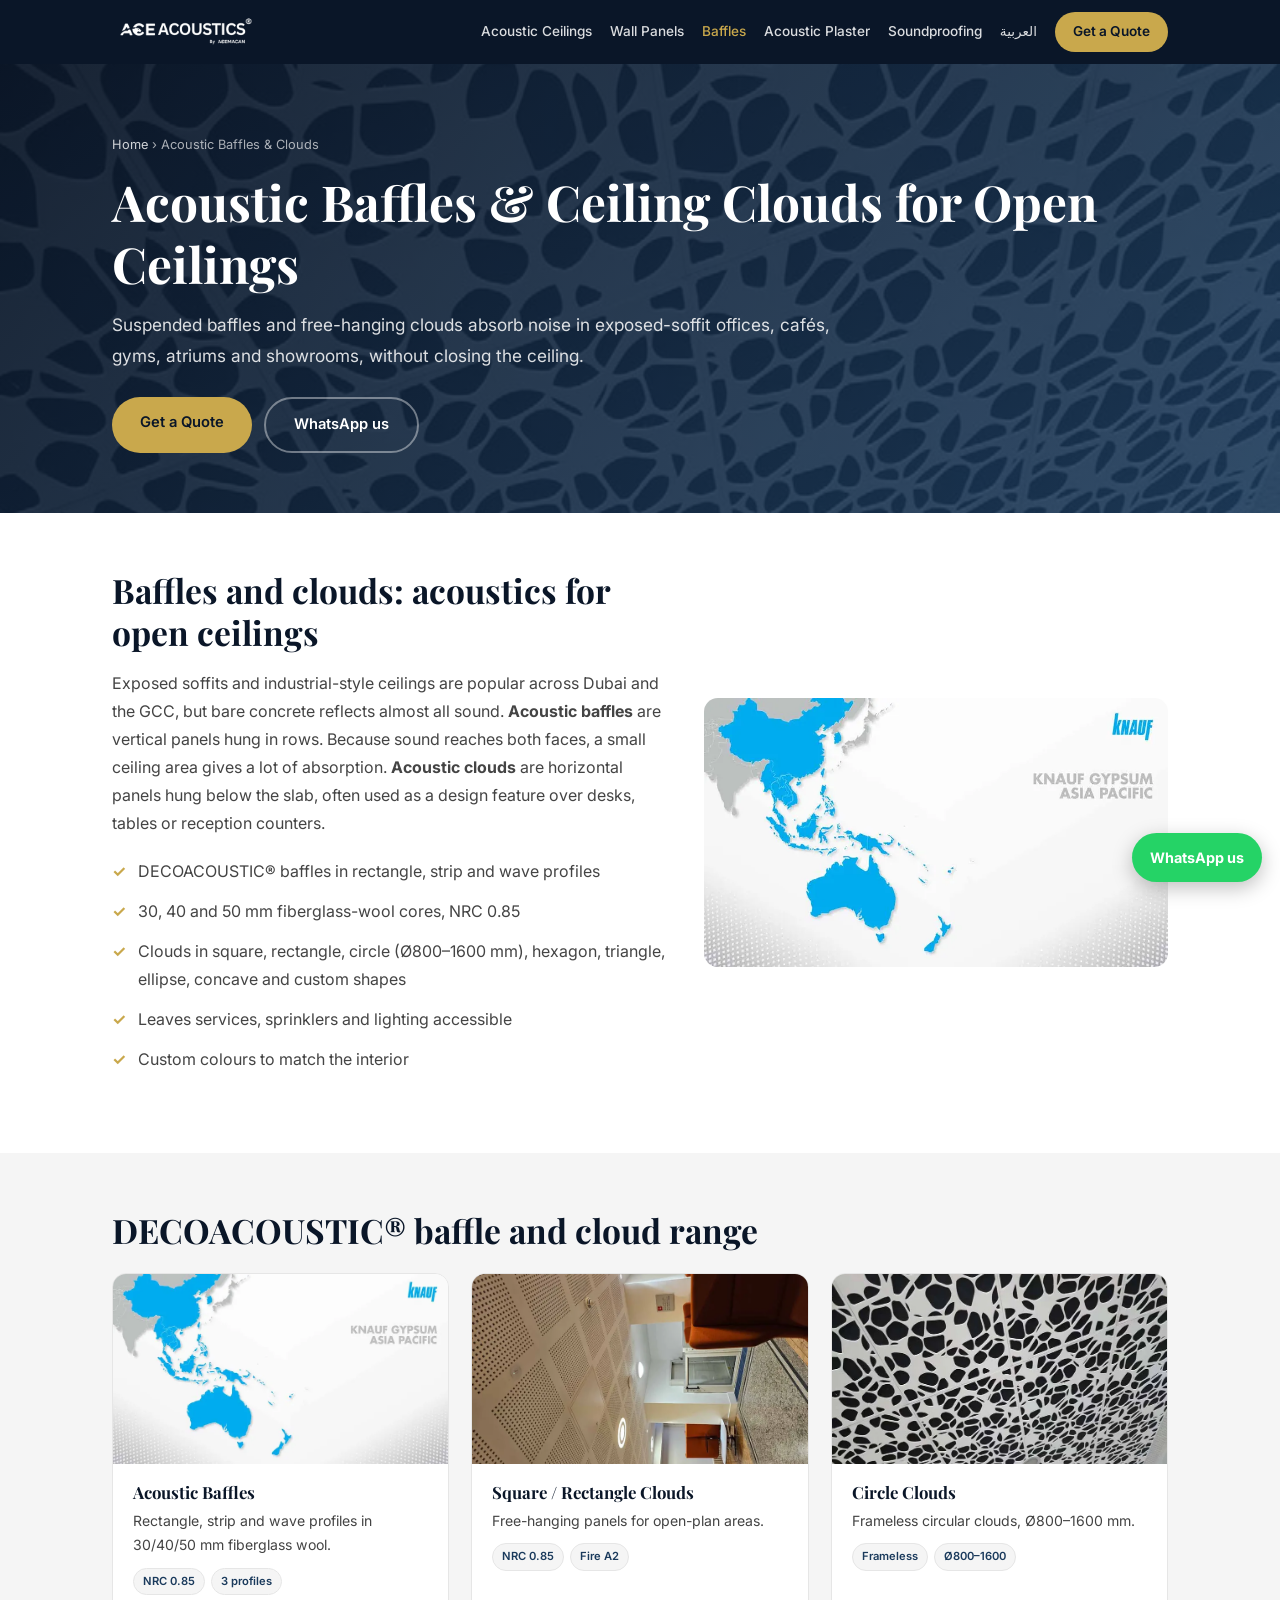
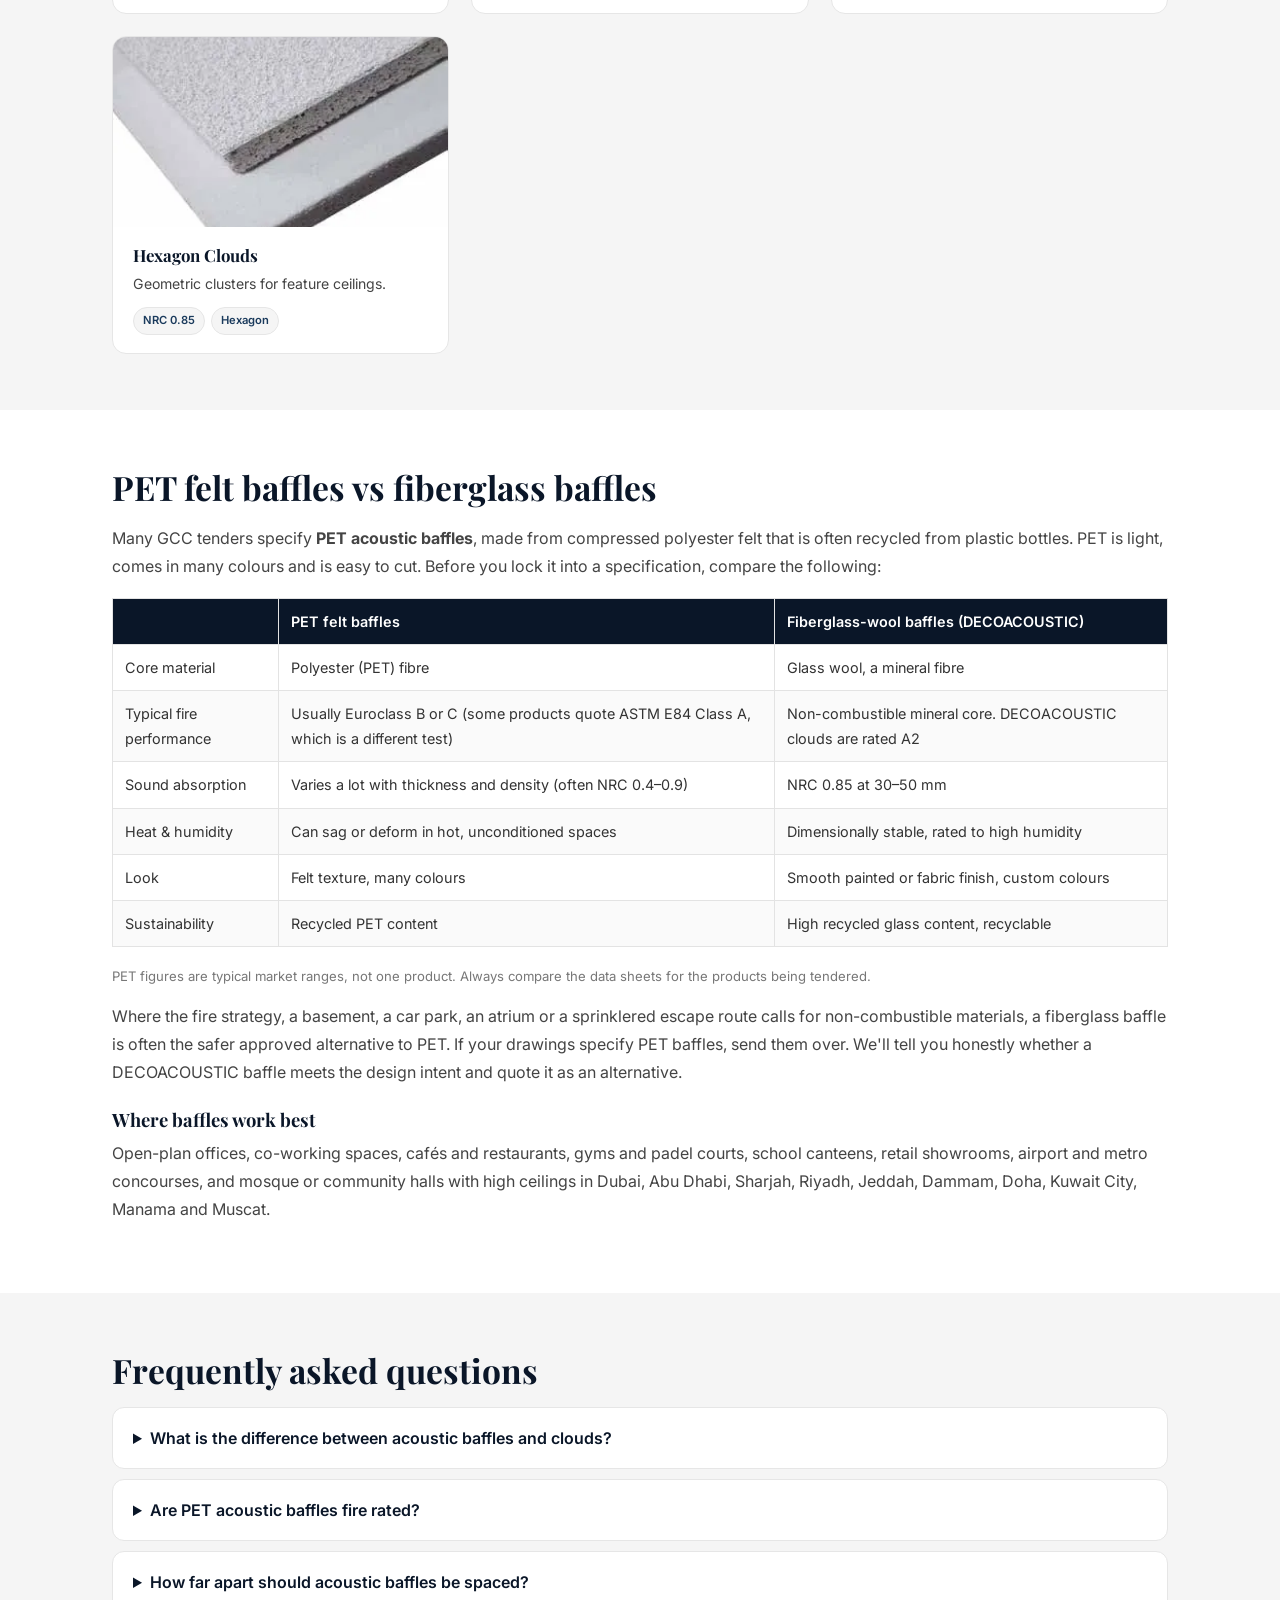
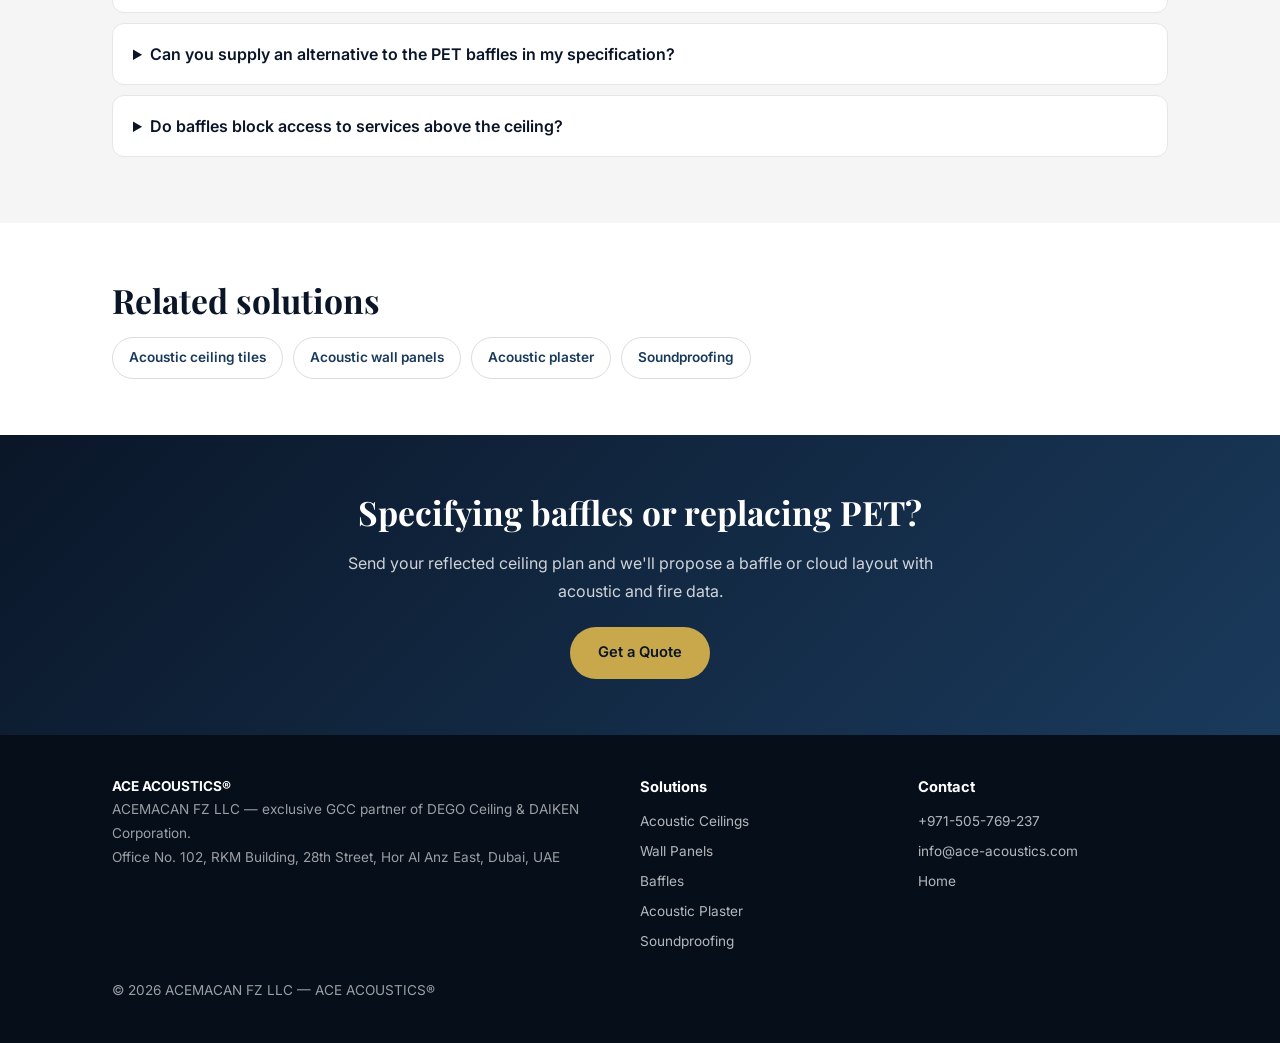
<file: acoustic-baffles/index.html>
<!DOCTYPE html>
<html lang="en">
<head>
<meta charset="UTF-8">
<meta name="viewport" content="width=device-width, initial-scale=1.0">
<title>Acoustic Baffles Dubai &amp; GCC — PET vs Fiberglass | ACE</title>
<meta name="description" content="Acoustic baffles and clouds for open ceilings in Dubai and the GCC. Fiberglass baffles with NRC 0.85, and how they compare with PET felt baffles.">
<link rel="canonical" href="https://ace-acoustics.com/acoustic-baffles/">
<meta name="robots" content="index, follow, max-image-preview:large">
<link rel="alternate" hreflang="en" href="https://ace-acoustics.com/acoustic-baffles/">
<link rel="alternate" hreflang="ar" href="https://ace-acoustics.com/ar/">
<link rel="alternate" hreflang="x-default" href="https://ace-acoustics.com/acoustic-baffles/">
<meta name="theme-color" content="#0a1628">
<link rel="icon" href="/favicon.ico" sizes="any">
<link rel="apple-touch-icon" href="/apple-touch-icon.png">
<meta property="og:type" content="website">
<meta property="og:site_name" content="ACE ACOUSTICS">
<meta property="og:title" content="Acoustic Baffles Dubai &amp; GCC — PET vs Fiberglass | ACE">
<meta property="og:description" content="Acoustic baffles and clouds for open ceilings in Dubai and the GCC. Fiberglass baffles with NRC 0.85, and how they compare with PET felt baffles.">
<meta property="og:url" content="https://ace-acoustics.com/acoustic-baffles/">
<meta property="og:image" content="https://ace-acoustics.com/assets/img/og-ace-acoustics.jpg">
<meta property="og:locale" content="en_AE">
<meta name="twitter:card" content="summary_large_image">
<link rel="preconnect" href="https://fonts.googleapis.com">
<link rel="preconnect" href="https://fonts.gstatic.com" crossorigin>
<link href="https://fonts.googleapis.com/css2?family=Inter:wght@400;500;600&family=Playfair+Display:wght@700&display=swap" rel="stylesheet">
<link rel="stylesheet" href="/assets/css/pages.css">
<script type="application/ld+json">{"@context": "https://schema.org", "@graph": [{"@type": "BreadcrumbList", "itemListElement": [{"@type": "ListItem", "position": 1, "name": "Home", "item": "https://ace-acoustics.com/"}, {"@type": "ListItem", "position": 2, "name": "Acoustic Baffles &amp; Clouds", "item": "https://ace-acoustics.com/acoustic-baffles/"}]}, {"@type": "Service", "name": "Acoustic baffle and cloud ceiling supply", "serviceType": "Acoustic baffle and cloud ceiling supply", "url": "https://ace-acoustics.com/acoustic-baffles/", "provider": {"@id": "https://ace-acoustics.com/#org", "@type": "HomeAndConstructionBusiness", "name": "ACE ACOUSTICS", "telephone": "+971505769237", "address": {"@type": "PostalAddress", "streetAddress": "Office No. 102, RKM Building, 28th Street, Hor Al Anz East, Deira", "addressLocality": "Dubai", "addressCountry": "AE"}}, "areaServed": ["United Arab Emirates", "Saudi Arabia", "Qatar", "Kuwait", "Bahrain", "Oman"], "description": "Acoustic baffles and clouds for open ceilings in Dubai and the GCC. Fiberglass baffles with NRC 0.85, and how they compare with PET felt baffles."}, {"@type": "FAQPage", "mainEntity": [{"@type": "Question", "name": "What is the difference between acoustic baffles and clouds?", "acceptedAnswer": {"@type": "Answer", "text": "Baffles hang vertically in rows and absorb sound on both faces. Clouds hang horizontally like floating panels. Baffles give more absorption per square metre of ceiling, and clouds work well as a design feature over specific zones."}}, {"@type": "Question", "name": "Are PET acoustic baffles fire rated?", "acceptedAnswer": {"@type": "Answer", "text": "Many PET felt baffles reach Euroclass B or C. Some quote ASTM E84 Class A, a different test standard. Fiberglass-wool baffles use a non-combustible mineral core. Always check the fire classification your consultant or civil defence authority needs."}}, {"@type": "Question", "name": "How far apart should acoustic baffles be spaced?", "acceptedAnswer": {"@type": "Answer", "text": "Spacing typically ranges from 300 to 600 mm, depending on baffle depth and how much absorption the room needs. Closer spacing gives more absorption. We can calculate the layout for your space."}}, {"@type": "Question", "name": "Can you supply an alternative to the PET baffles in my specification?", "acceptedAnswer": {"@type": "Answer", "text": "Yes. Send us the specification and drawings and we'll propose a DECOACOUSTIC fiberglass baffle with matching or better acoustic and fire performance for approval."}}, {"@type": "Question", "name": "Do baffles block access to services above the ceiling?", "acceptedAnswer": {"@type": "Answer", "text": "No. Baffles and clouds leave the soffit open, so MEP services, sprinklers and lighting stay accessible."}}]}]}</script>
</head>
<body>
<header class="site-header">
  <div class="container">
    <a class="logo" href="/" aria-label="ACE ACOUSTICS home"><img src="/assets/img/ace-acoustics-logo.webp" alt="ACE ACOUSTICS® logo" width="400" height="104"></a>
    <nav class="site-nav" aria-label="Main"><a href="/acoustic-ceiling/">Acoustic Ceilings</a><a href="/acoustic-wall-panels/">Wall Panels</a><a href="/acoustic-baffles/" aria-current="page">Baffles</a><a href="/acoustic-plaster/">Acoustic Plaster</a><a href="/soundproofing/">Soundproofing</a><a href="/ar/" lang="ar" hreflang="ar">العربية</a><a class="cta" href="/#contact">Get a Quote</a></nav>
  </div>
</header>
<main>
<section class="page-hero" style="--hero:url('/assets/img/acoustic-ceiling-clouds-circle.webp')">
  <div class="container">
    <div class="crumbs"><a href="/">Home</a> › Acoustic Baffles &amp; Clouds</div>
    <h1>Acoustic Baffles &amp; Ceiling Clouds for Open Ceilings</h1>
    <p class="lead">Suspended baffles and free-hanging clouds absorb noise in exposed-soffit offices, cafés, gyms, atriums and showrooms, without closing the ceiling.</p>
    <div class="hero-actions"><a class="btn btn-gold" href="/#contact">Get a Quote</a><a class="btn btn-line" href="https://wa.me/971505769237" target="_blank" rel="noopener">WhatsApp us</a></div>
  </div>
</section>
<section><div class="container split"><div>
<h2>Baffles and clouds: acoustics for open ceilings</h2>
<p>Exposed soffits and industrial-style ceilings are popular across Dubai and the GCC, but bare concrete reflects almost all sound. <strong>Acoustic baffles</strong> are vertical panels hung in rows. Because sound reaches both faces, a small ceiling area gives a lot of absorption. <strong>Acoustic clouds</strong> are horizontal panels hung below the slab, often used as a design feature over desks, tables or reception counters.</p>
<ul class="ticks"><li>DECOACOUSTIC® baffles in rectangle, strip and wave profiles</li><li>30, 40 and 50 mm fiberglass-wool cores, NRC 0.85</li><li>Clouds in square, rectangle, circle (Ø800–1600 mm), hexagon, triangle, ellipse, concave and custom shapes</li><li>Leaves services, sprinklers and lighting accessible</li><li>Custom colours to match the interior</li></ul>
</div><img src="/assets/img/acoustic-ceiling-baffles-fiberglass.webp" alt="Fiberglass acoustic ceiling baffles suspended in an open office" width="800" height="464" loading="lazy"></div></section>

<section class="alt"><div class="container">
<h2>DECOACOUSTIC® baffle and cloud range</h2>
<div class="grid">
<div class="card"><img src="/assets/img/acoustic-ceiling-baffles-fiberglass.webp" alt="DECOACOUSTIC fiberglass acoustic ceiling baffles" loading="lazy" width="400" height="190"><div class="body"><h3>Acoustic Baffles</h3><p>Rectangle, strip and wave profiles in 30/40/50 mm fiberglass wool.</p><div class="tags"><span>NRC 0.85</span><span>3 profiles</span></div></div></div>
<div class="card"><img src="/assets/img/acoustic-ceiling-clouds-rectangle.webp" alt="Square and rectangle acoustic ceiling clouds" loading="lazy" width="400" height="190"><div class="body"><h3>Square / Rectangle Clouds</h3><p>Free-hanging panels for open-plan areas.</p><div class="tags"><span>NRC 0.85</span><span>Fire A2</span></div></div></div>
<div class="card"><img src="/assets/img/acoustic-ceiling-clouds-circle.webp" alt="Circular frameless acoustic ceiling clouds" loading="lazy" width="400" height="190"><div class="body"><h3>Circle Clouds</h3><p>Frameless circular clouds, Ø800–1600 mm.</p><div class="tags"><span>Frameless</span><span>Ø800–1600</span></div></div></div>
<div class="card"><img src="/assets/img/acoustic-ceiling-clouds-hexagon.webp" alt="Hexagon acoustic ceiling clouds" loading="lazy" width="400" height="190"><div class="body"><h3>Hexagon Clouds</h3><p>Geometric clusters for feature ceilings.</p><div class="tags"><span>NRC 0.85</span><span>Hexagon</span></div></div></div>
</div></div></section>

<section><div class="container">
<h2>PET felt baffles vs fiberglass baffles</h2>
<p>Many GCC tenders specify <strong>PET acoustic baffles</strong>, made from compressed polyester felt that is often recycled from plastic bottles. PET is light, comes in many colours and is easy to cut. Before you lock it into a specification, compare the following:</p>
<div class="table-wrap"><table><thead><tr><th></th><th>PET felt baffles</th><th>Fiberglass-wool baffles (DECOACOUSTIC)</th></tr></thead><tbody><tr><td>Core material</td><td>Polyester (PET) fibre</td><td>Glass wool, a mineral fibre</td></tr><tr><td>Typical fire performance</td><td>Usually Euroclass B or C (some products quote ASTM E84 Class A, which is a different test)</td><td>Non-combustible mineral core. DECOACOUSTIC clouds are rated A2</td></tr><tr><td>Sound absorption</td><td>Varies a lot with thickness and density (often NRC 0.4–0.9)</td><td>NRC 0.85 at 30–50 mm</td></tr><tr><td>Heat &amp; humidity</td><td>Can sag or deform in hot, unconditioned spaces</td><td>Dimensionally stable, rated to high humidity</td></tr><tr><td>Look</td><td>Felt texture, many colours</td><td>Smooth painted or fabric finish, custom colours</td></tr><tr><td>Sustainability</td><td>Recycled PET content</td><td>High recycled glass content, recyclable</td></tr></tbody></table></div>
<p class="note">PET figures are typical market ranges, not one product. Always compare the data sheets for the products being tendered.</p>
<p>Where the fire strategy, a basement, a car park, an atrium or a sprinklered escape route calls for non-combustible materials, a fiberglass baffle is often the safer approved alternative to PET. If your drawings specify PET baffles, send them over. We'll tell you honestly whether a DECOACOUSTIC baffle meets the design intent and quote it as an alternative.</p>
<h3>Where baffles work best</h3>
<p>Open-plan offices, co-working spaces, cafés and restaurants, gyms and padel courts, school canteens, retail showrooms, airport and metro concourses, and mosque or community halls with high ceilings in Dubai, Abu Dhabi, Sharjah, Riyadh, Jeddah, Dammam, Doha, Kuwait City, Manama and Muscat.</p>
</div></section>
<section class="faq alt"><div class="container"><h2>Frequently asked questions</h2><details><summary>What is the difference between acoustic baffles and clouds?</summary><p>Baffles hang vertically in rows and absorb sound on both faces. Clouds hang horizontally like floating panels. Baffles give more absorption per square metre of ceiling, and clouds work well as a design feature over specific zones.</p></details><details><summary>Are PET acoustic baffles fire rated?</summary><p>Many PET felt baffles reach Euroclass B or C. Some quote ASTM E84 Class A, a different test standard. Fiberglass-wool baffles use a non-combustible mineral core. Always check the fire classification your consultant or civil defence authority needs.</p></details><details><summary>How far apart should acoustic baffles be spaced?</summary><p>Spacing typically ranges from 300 to 600 mm, depending on baffle depth and how much absorption the room needs. Closer spacing gives more absorption. We can calculate the layout for your space.</p></details><details><summary>Can you supply an alternative to the PET baffles in my specification?</summary><p>Yes. Send us the specification and drawings and we'll propose a DECOACOUSTIC fiberglass baffle with matching or better acoustic and fire performance for approval.</p></details><details><summary>Do baffles block access to services above the ceiling?</summary><p>No. Baffles and clouds leave the soffit open, so MEP services, sprinklers and lighting stay accessible.</p></details></div></section>
<section><div class="container"><h2>Related solutions</h2><div class="related"><a href="/acoustic-ceiling/">Acoustic ceiling tiles</a><a href="/acoustic-wall-panels/">Acoustic wall panels</a><a href="/acoustic-plaster/">Acoustic plaster</a><a href="/soundproofing/">Soundproofing</a></div></div></section>
<section class="cta-band"><div class="container"><h2>Specifying baffles or replacing PET?</h2><p>Send your reflected ceiling plan and we'll propose a baffle or cloud layout with acoustic and fire data.</p><a class="btn btn-gold" href="/#contact">Get a Quote</a></div></section>
</main>
<footer class="site-footer">
  <div class="container cols">
    <div><strong style="color:#fff">ACE ACOUSTICS®</strong><br>ACEMACAN FZ LLC — exclusive GCC partner of DEGO Ceiling &amp; DAIKEN Corporation.<br>Office No. 102, RKM Building, 28th Street, Hor Al Anz East, Dubai, UAE</div>
    <div><h4>Solutions</h4><ul><li><a href="/acoustic-ceiling/">Acoustic Ceilings</a></li><li><a href="/acoustic-wall-panels/">Wall Panels</a></li><li><a href="/acoustic-baffles/">Baffles</a></li><li><a href="/acoustic-plaster/">Acoustic Plaster</a></li><li><a href="/soundproofing/">Soundproofing</a></li></ul></div>
    <div><h4>Contact</h4><ul><li><a href="tel:+971505769237" dir="ltr">+971-505-769-237</a></li><li><a href="mailto:info@ace-acoustics.com">info@ace-acoustics.com</a></li><li><a href="/">Home</a></li></ul></div>
  </div>
  <div class="container" style="margin-top:20px">&copy; 2026 ACEMACAN FZ LLC — ACE ACOUSTICS®</div>
</footer>
<a class="wa-float" href="https://wa.me/971505769237" target="_blank" rel="noopener" aria-label="WhatsApp">WhatsApp us</a>
</body>
</html>
</file>
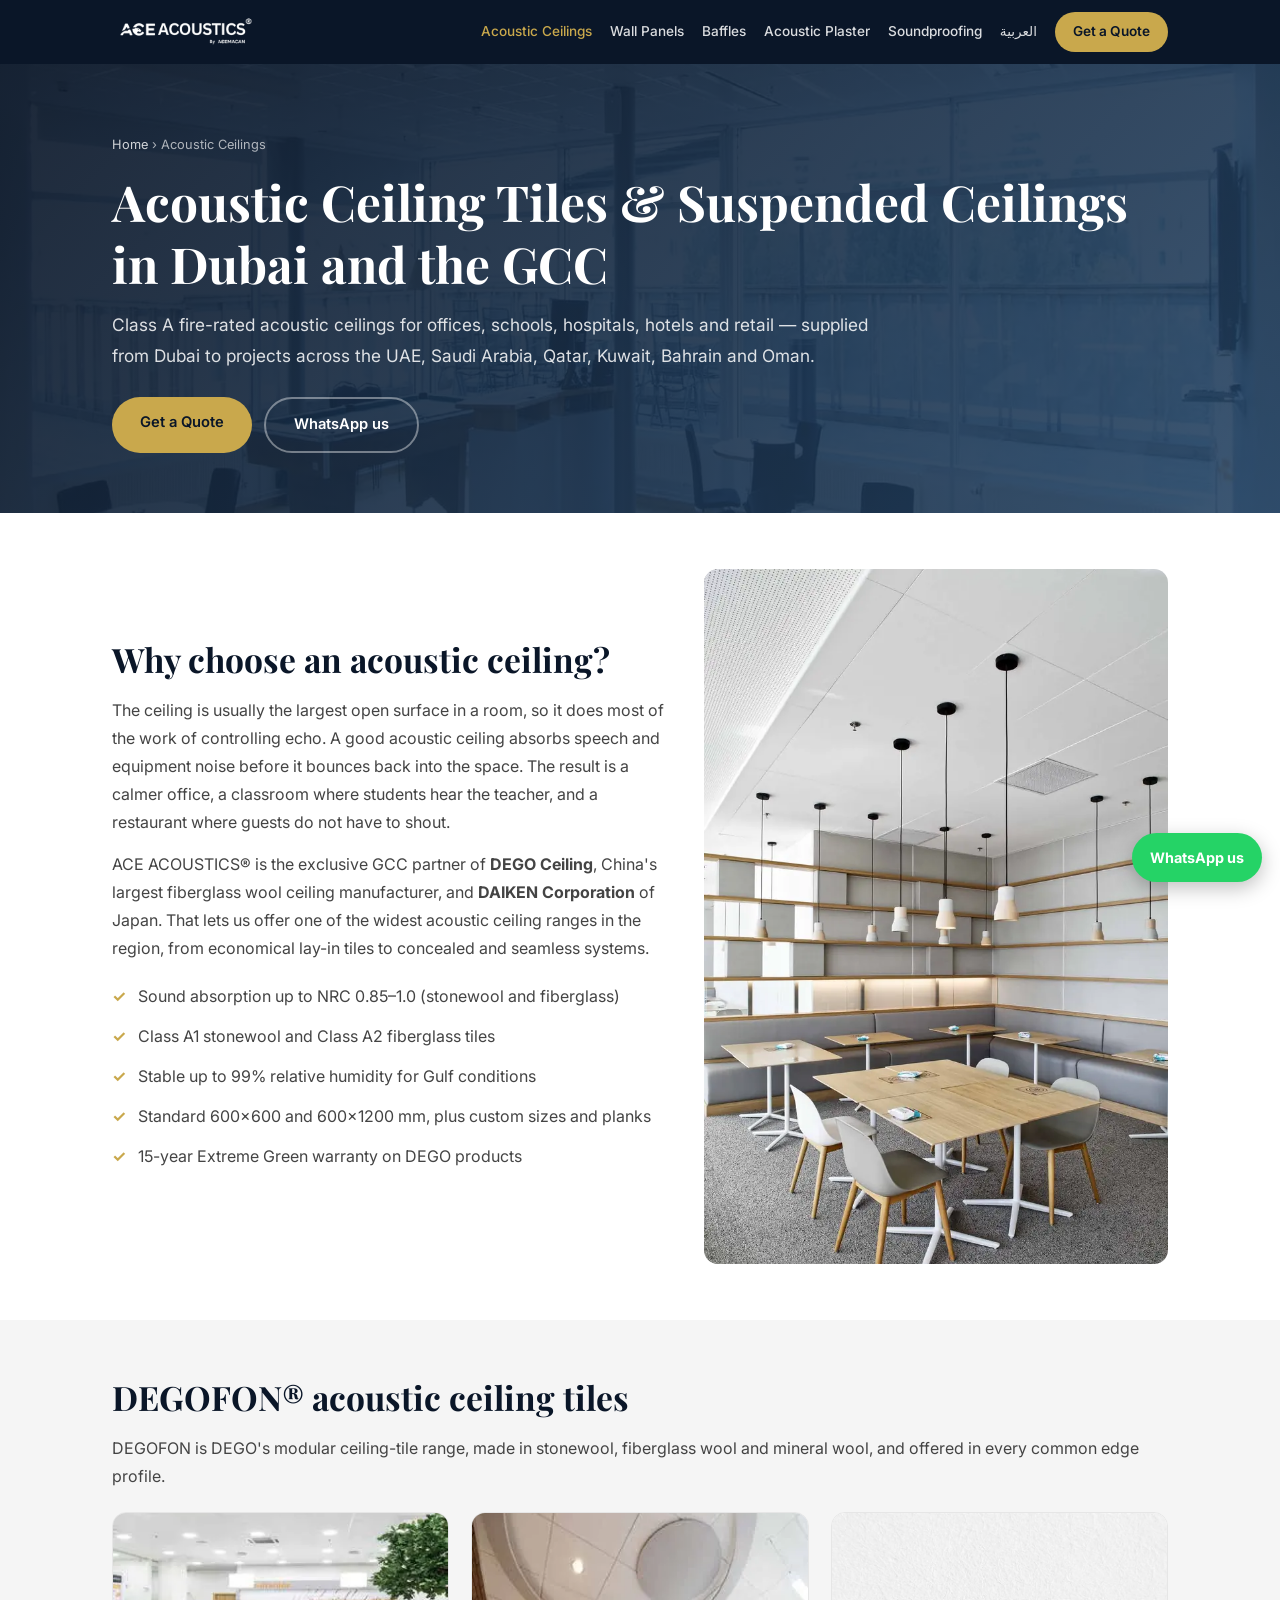
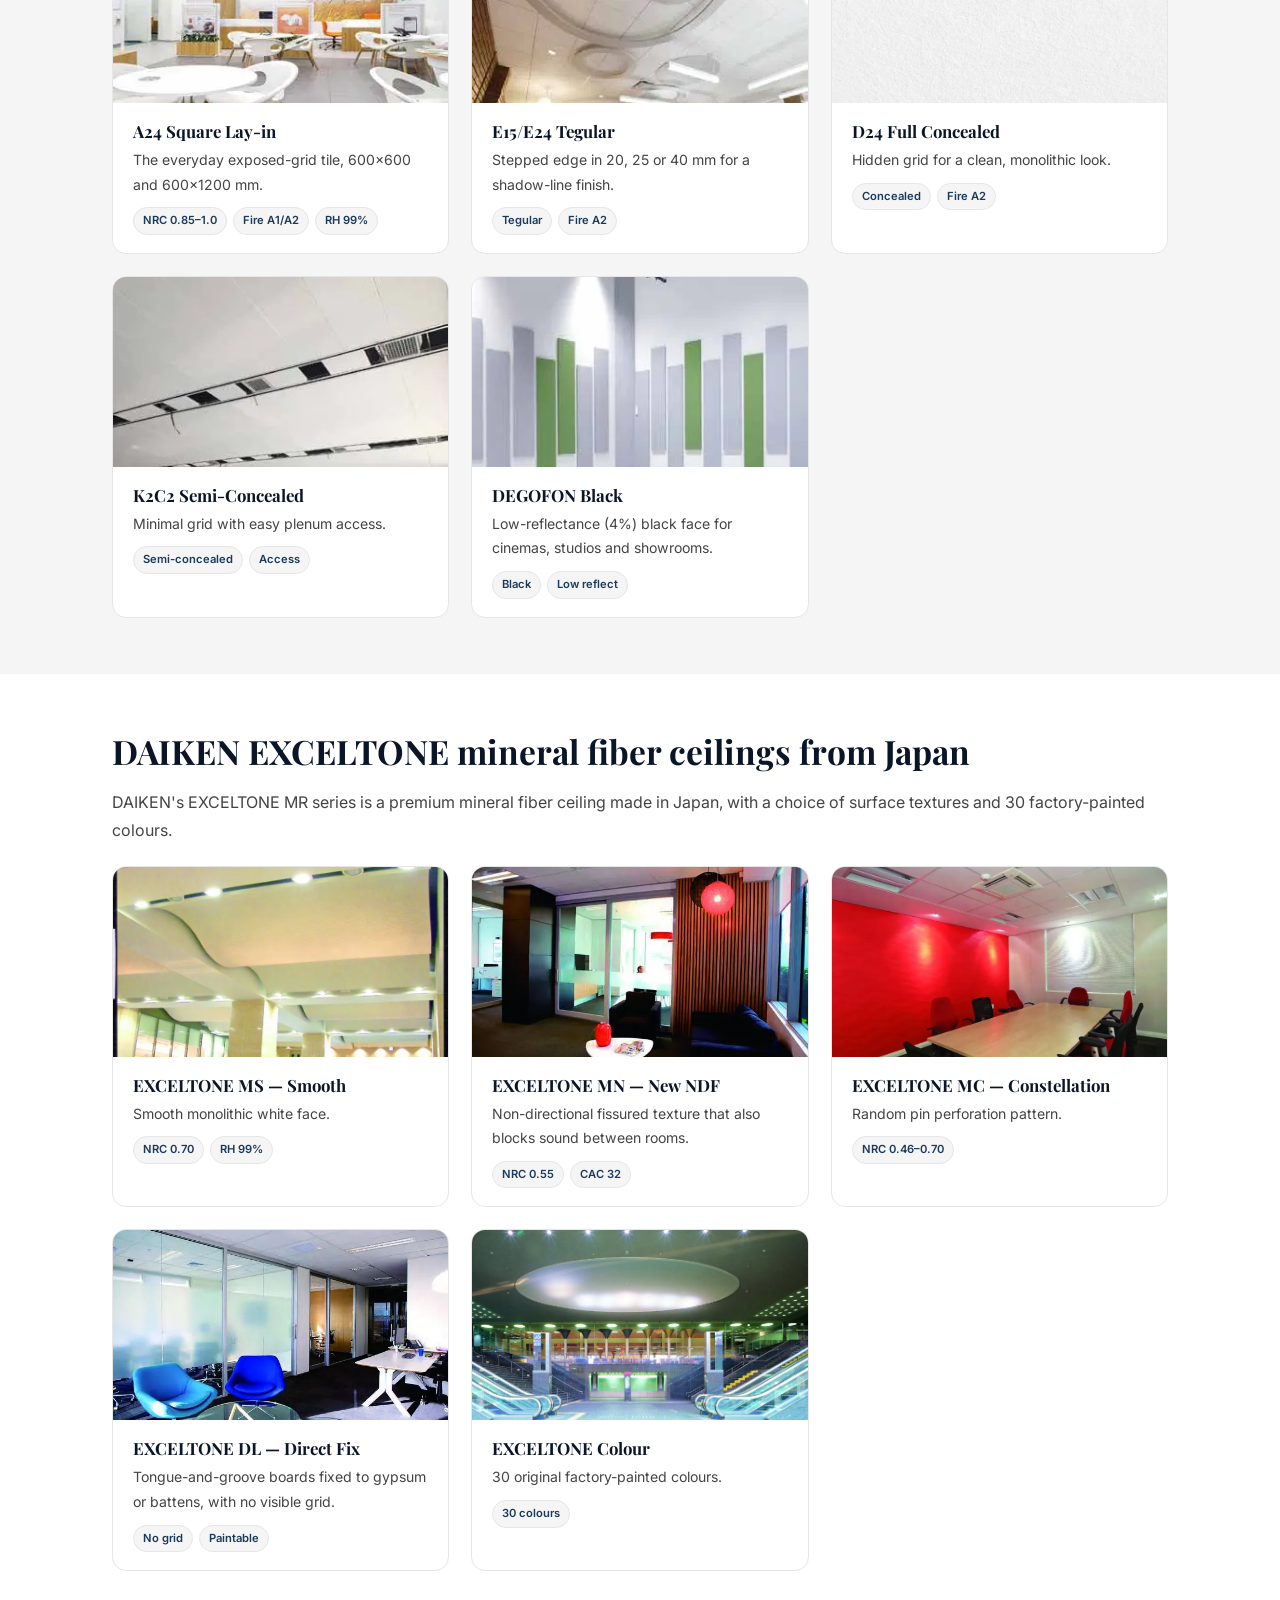
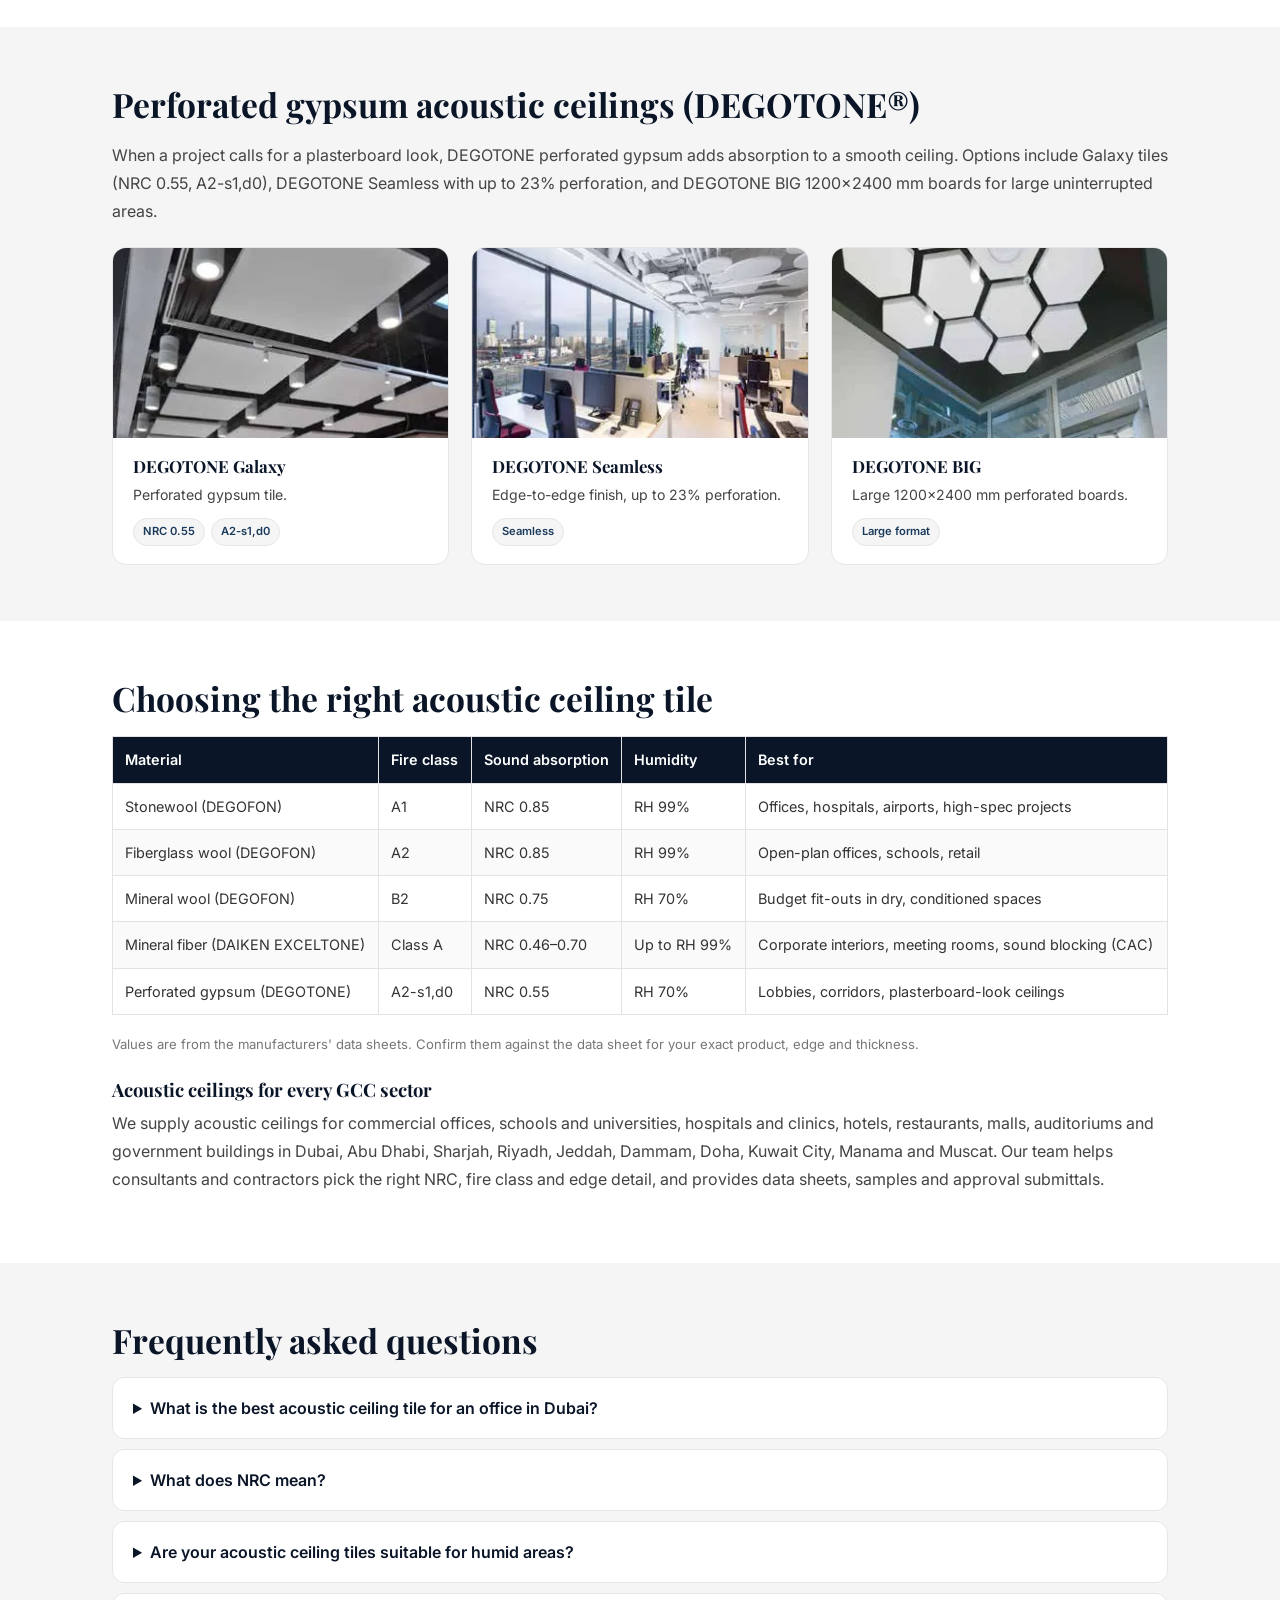
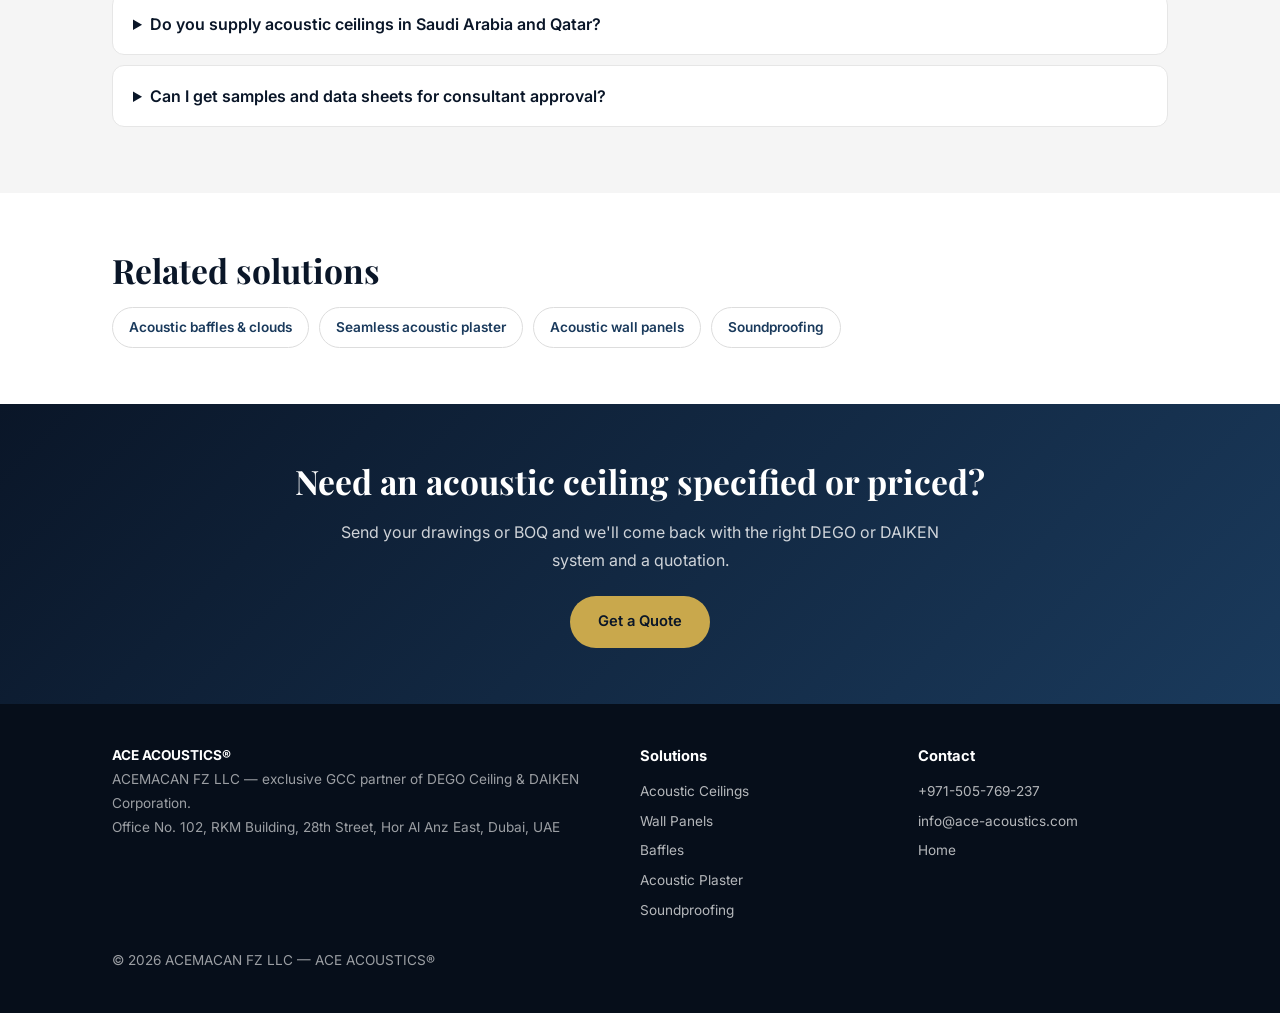
<file: acoustic-ceiling/index.html>
<!DOCTYPE html>
<html lang="en">
<head>
<meta charset="UTF-8">
<meta name="viewport" content="width=device-width, initial-scale=1.0">
<title>Acoustic Ceiling Tiles in Dubai, UAE &amp; GCC | ACE ACOUSTICS</title>
<meta name="description" content="Acoustic ceiling tiles in Dubai and the GCC: stonewool (A1), fiberglass (A2), mineral fiber and perforated gypsum ceilings from DEGO and DAIKEN. NRC up to 1.0.">
<link rel="canonical" href="https://ace-acoustics.com/acoustic-ceiling/">
<meta name="robots" content="index, follow, max-image-preview:large">
<link rel="alternate" hreflang="en" href="https://ace-acoustics.com/acoustic-ceiling/">
<link rel="alternate" hreflang="ar" href="https://ace-acoustics.com/ar/">
<link rel="alternate" hreflang="x-default" href="https://ace-acoustics.com/acoustic-ceiling/">
<meta name="theme-color" content="#0a1628">
<link rel="icon" href="/favicon.ico" sizes="any">
<link rel="apple-touch-icon" href="/apple-touch-icon.png">
<meta property="og:type" content="website">
<meta property="og:site_name" content="ACE ACOUSTICS">
<meta property="og:title" content="Acoustic Ceiling Tiles in Dubai, UAE &amp; GCC | ACE ACOUSTICS">
<meta property="og:description" content="Acoustic ceiling tiles in Dubai and the GCC: stonewool (A1), fiberglass (A2), mineral fiber and perforated gypsum ceilings from DEGO and DAIKEN. NRC up to 1.0.">
<meta property="og:url" content="https://ace-acoustics.com/acoustic-ceiling/">
<meta property="og:image" content="https://ace-acoustics.com/assets/img/og-ace-acoustics.jpg">
<meta property="og:locale" content="en_AE">
<meta name="twitter:card" content="summary_large_image">
<link rel="preconnect" href="https://fonts.googleapis.com">
<link rel="preconnect" href="https://fonts.gstatic.com" crossorigin>
<link href="https://fonts.googleapis.com/css2?family=Inter:wght@400;500;600&family=Playfair+Display:wght@700&display=swap" rel="stylesheet">
<link rel="stylesheet" href="/assets/css/pages.css">
<script type="application/ld+json">{"@context": "https://schema.org", "@graph": [{"@type": "BreadcrumbList", "itemListElement": [{"@type": "ListItem", "position": 1, "name": "Home", "item": "https://ace-acoustics.com/"}, {"@type": "ListItem", "position": 2, "name": "Acoustic Ceilings", "item": "https://ace-acoustics.com/acoustic-ceiling/"}]}, {"@type": "Service", "name": "Acoustic ceiling supply", "serviceType": "Acoustic ceiling supply", "url": "https://ace-acoustics.com/acoustic-ceiling/", "provider": {"@id": "https://ace-acoustics.com/#org", "@type": "HomeAndConstructionBusiness", "name": "ACE ACOUSTICS", "telephone": "+971505769237", "address": {"@type": "PostalAddress", "streetAddress": "Office No. 102, RKM Building, 28th Street, Hor Al Anz East, Deira", "addressLocality": "Dubai", "addressCountry": "AE"}}, "areaServed": ["United Arab Emirates", "Saudi Arabia", "Qatar", "Kuwait", "Bahrain", "Oman"], "description": "Acoustic ceiling tiles in Dubai and the GCC: stonewool (A1), fiberglass (A2), mineral fiber and perforated gypsum ceilings from DEGO and DAIKEN. NRC up to 1.0."}, {"@type": "FAQPage", "mainEntity": [{"@type": "Question", "name": "What is the best acoustic ceiling tile for an office in Dubai?", "acceptedAnswer": {"@type": "Answer", "text": "For open-plan offices we usually recommend fiberglass or stonewool tiles with NRC 0.85 or higher and a Class A1/A2 fire rating. Where you also need to stop sound travelling between rooms, a DAIKEN EXCELTONE MN tile (CAC 32) is a good choice."}}, {"@type": "Question", "name": "What does NRC mean?", "acceptedAnswer": {"@type": "Answer", "text": "NRC (Noise Reduction Coefficient) is the share of sound a material absorbs, on a scale from 0 to 1. NRC 0.85 means the ceiling absorbs about 85% of the sound that hits it."}}, {"@type": "Question", "name": "Are your acoustic ceiling tiles suitable for humid areas?", "acceptedAnswer": {"@type": "Answer", "text": "DEGOFON stonewool and fiberglass tiles stay stable up to 99% relative humidity, so they suit the Gulf climate. Mineral wool tiles are rated to 70% RH and are better kept for conditioned, dry spaces."}}, {"@type": "Question", "name": "Do you supply acoustic ceilings in Saudi Arabia and Qatar?", "acceptedAnswer": {"@type": "Answer", "text": "Yes. We supply projects across the GCC, including Riyadh, Jeddah, Dammam, Doha, Kuwait, Bahrain and Muscat, from our base in Dubai."}}, {"@type": "Question", "name": "Can I get samples and data sheets for consultant approval?", "acceptedAnswer": {"@type": "Answer", "text": "Yes. Send us your project details and we will share technical data sheets, fire and acoustic test reports, and samples for submittal."}}]}]}</script>
</head>
<body>
<header class="site-header">
  <div class="container">
    <a class="logo" href="/" aria-label="ACE ACOUSTICS home"><img src="/assets/img/ace-acoustics-logo.webp" alt="ACE ACOUSTICS® logo" width="400" height="104"></a>
    <nav class="site-nav" aria-label="Main"><a href="/acoustic-ceiling/" aria-current="page">Acoustic Ceilings</a><a href="/acoustic-wall-panels/">Wall Panels</a><a href="/acoustic-baffles/">Baffles</a><a href="/acoustic-plaster/">Acoustic Plaster</a><a href="/soundproofing/">Soundproofing</a><a href="/ar/" lang="ar" hreflang="ar">العربية</a><a class="cta" href="/#contact">Get a Quote</a></nav>
  </div>
</header>
<main>
<section class="page-hero" style="--hero:url('/assets/img/acoustic-ceiling-project-gcc.webp')">
  <div class="container">
    <div class="crumbs"><a href="/">Home</a> › Acoustic Ceilings</div>
    <h1>Acoustic Ceiling Tiles &amp; Suspended Ceilings in Dubai and the GCC</h1>
    <p class="lead">Class A fire-rated acoustic ceilings for offices, schools, hospitals, hotels and retail — supplied from Dubai to projects across the UAE, Saudi Arabia, Qatar, Kuwait, Bahrain and Oman.</p>
    <div class="hero-actions"><a class="btn btn-gold" href="/#contact">Get a Quote</a><a class="btn btn-line" href="https://wa.me/971505769237" target="_blank" rel="noopener">WhatsApp us</a></div>
  </div>
</section>
<section><div class="container split"><div>
<h2>Why choose an acoustic ceiling?</h2>
<p>The ceiling is usually the largest open surface in a room, so it does most of the work of controlling echo. A good acoustic ceiling absorbs speech and equipment noise before it bounces back into the space. The result is a calmer office, a classroom where students hear the teacher, and a restaurant where guests do not have to shout.</p>
<p>ACE ACOUSTICS® is the exclusive GCC partner of <strong>DEGO Ceiling</strong>, China's largest fiberglass wool ceiling manufacturer, and <strong>DAIKEN Corporation</strong> of Japan. That lets us offer one of the widest acoustic ceiling ranges in the region, from economical lay-in tiles to concealed and seamless systems.</p>
<ul class="ticks"><li>Sound absorption up to NRC 0.85–1.0 (stonewool and fiberglass)</li><li>Class A1 stonewool and Class A2 fiberglass tiles</li><li>Stable up to 99% relative humidity for Gulf conditions</li><li>Standard 600×600 and 600×1200 mm, plus custom sizes and planks</li><li>15-year Extreme Green warranty on DEGO products</li></ul>
</div><img src="/assets/img/acoustic-ceiling-installation-uae.webp" alt="Acoustic suspended ceiling installed in a UAE commercial interior" width="700" height="1050" loading="lazy"></div></section>

<section class="alt"><div class="container">
<h2>DEGOFON® acoustic ceiling tiles</h2>
<p>DEGOFON is DEGO's modular ceiling-tile range, made in stonewool, fiberglass wool and mineral wool, and offered in every common edge profile.</p>
<div class="grid">
<div class="card"><img src="/assets/img/degofon-a24-acoustic-ceiling-tiles.webp" alt="DEGOFON A24 square lay-in acoustic ceiling tiles" loading="lazy" width="400" height="190"><div class="body"><h3>A24 Square Lay-in</h3><p>The everyday exposed-grid tile, 600×600 and 600×1200 mm.</p><div class="tags"><span>NRC 0.85–1.0</span><span>Fire A1/A2</span><span>RH 99%</span></div></div></div>
<div class="card"><img src="/assets/img/degofon-tegular-acoustic-ceiling-tiles.webp" alt="DEGOFON E15/E24 tegular edge acoustic ceiling tiles" loading="lazy" width="400" height="190"><div class="body"><h3>E15/E24 Tegular</h3><p>Stepped edge in 20, 25 or 40 mm for a shadow-line finish.</p><div class="tags"><span>Tegular</span><span>Fire A2</span></div></div></div>
<div class="card"><img src="/assets/img/degofon-d24-concealed-acoustic-ceiling.webp" alt="DEGOFON D24 fully concealed grid acoustic ceiling" loading="lazy" width="400" height="190"><div class="body"><h3>D24 Full Concealed</h3><p>Hidden grid for a clean, monolithic look.</p><div class="tags"><span>Concealed</span><span>Fire A2</span></div></div></div>
<div class="card"><img src="/assets/img/degofon-semi-concealed-ceiling.webp" alt="DEGOFON K2C2 semi-concealed acoustic ceiling" loading="lazy" width="400" height="190"><div class="body"><h3>K2C2 Semi-Concealed</h3><p>Minimal grid with easy plenum access.</p><div class="tags"><span>Semi-concealed</span><span>Access</span></div></div></div>
<div class="card"><img src="/assets/img/degofon-black-acoustic-ceiling.webp" alt="DEGOFON black acoustic ceiling tiles for theatres" loading="lazy" width="400" height="190"><div class="body"><h3>DEGOFON Black</h3><p>Low-reflectance (4%) black face for cinemas, studios and showrooms.</p><div class="tags"><span>Black</span><span>Low reflect</span></div></div></div>
</div></div></section>

<section><div class="container">
<h2>DAIKEN EXCELTONE mineral fiber ceilings from Japan</h2>
<p>DAIKEN's EXCELTONE MR series is a premium mineral fiber ceiling made in Japan, with a choice of surface textures and 30 factory-painted colours.</p>
<div class="grid">
<div class="card"><img src="/assets/img/daiken-exceltone-ms-mineral-fiber-ceiling.webp" alt="DAIKEN EXCELTONE MS smooth mineral fiber ceiling tile" loading="lazy" width="400" height="190"><div class="body"><h3>EXCELTONE MS — Smooth</h3><p>Smooth monolithic white face.</p><div class="tags"><span>NRC 0.70</span><span>RH 99%</span></div></div></div>
<div class="card"><img src="/assets/img/daiken-exceltone-mn-fissured-ceiling.webp" alt="DAIKEN EXCELTONE MN fissured mineral fiber ceiling" loading="lazy" width="400" height="190"><div class="body"><h3>EXCELTONE MN — New NDF</h3><p>Non-directional fissured texture that also blocks sound between rooms.</p><div class="tags"><span>NRC 0.55</span><span>CAC 32</span></div></div></div>
<div class="card"><img src="/assets/img/daiken-exceltone-mc-ceiling-tile.webp" alt="DAIKEN EXCELTONE MC pin-perforated ceiling tile" loading="lazy" width="400" height="190"><div class="body"><h3>EXCELTONE MC — Constellation</h3><p>Random pin perforation pattern.</p><div class="tags"><span>NRC 0.46–0.70</span></div></div></div>
<div class="card"><img src="/assets/img/daiken-exceltone-dl-direct-fix-ceiling.webp" alt="DAIKEN EXCELTONE DL direct-fix ceiling" loading="lazy" width="400" height="190"><div class="body"><h3>EXCELTONE DL — Direct Fix</h3><p>Tongue-and-groove boards fixed to gypsum or battens, with no visible grid.</p><div class="tags"><span>No grid</span><span>Paintable</span></div></div></div>
<div class="card"><img src="/assets/img/daiken-exceltone-colour-acoustic-ceiling.webp" alt="DAIKEN EXCELTONE colour acoustic ceiling" loading="lazy" width="400" height="190"><div class="body"><h3>EXCELTONE Colour</h3><p>30 original factory-painted colours.</p><div class="tags"><span>30 colours</span></div></div></div>
</div></div></section>

<section class="alt"><div class="container">
<h2>Perforated gypsum acoustic ceilings (DEGOTONE®)</h2>
<p>When a project calls for a plasterboard look, DEGOTONE perforated gypsum adds absorption to a smooth ceiling. Options include Galaxy tiles (NRC 0.55, A2-s1,d0), DEGOTONE Seamless with up to 23% perforation, and DEGOTONE BIG 1200×2400 mm boards for large uninterrupted areas.</p>
<div class="grid">
<div class="card"><img src="/assets/img/degotone-perforated-gypsum-ceiling.webp" alt="DEGOTONE Galaxy perforated gypsum acoustic ceiling tile" loading="lazy" width="400" height="190"><div class="body"><h3>DEGOTONE Galaxy</h3><p>Perforated gypsum tile.</p><div class="tags"><span>NRC 0.55</span><span>A2-s1,d0</span></div></div></div>
<div class="card"><img src="/assets/img/degotone-seamless-perforated-ceiling.webp" alt="DEGOTONE seamless perforated gypsum ceiling" loading="lazy" width="400" height="190"><div class="body"><h3>DEGOTONE Seamless</h3><p>Edge-to-edge finish, up to 23% perforation.</p><div class="tags"><span>Seamless</span></div></div></div>
<div class="card"><img src="/assets/img/degotone-big-perforated-gypsum-board.webp" alt="DEGOTONE BIG large-format perforated gypsum board" loading="lazy" width="400" height="190"><div class="body"><h3>DEGOTONE BIG</h3><p>Large 1200×2400 mm perforated boards.</p><div class="tags"><span>Large format</span></div></div></div>
</div></div></section>

<section><div class="container">
<h2>Choosing the right acoustic ceiling tile</h2>
<div class="table-wrap"><table><thead><tr><th>Material</th><th>Fire class</th><th>Sound absorption</th><th>Humidity</th><th>Best for</th></tr></thead><tbody><tr><td>Stonewool (DEGOFON)</td><td>A1</td><td>NRC 0.85</td><td>RH 99%</td><td>Offices, hospitals, airports, high-spec projects</td></tr><tr><td>Fiberglass wool (DEGOFON)</td><td>A2</td><td>NRC 0.85</td><td>RH 99%</td><td>Open-plan offices, schools, retail</td></tr><tr><td>Mineral wool (DEGOFON)</td><td>B2</td><td>NRC 0.75</td><td>RH 70%</td><td>Budget fit-outs in dry, conditioned spaces</td></tr><tr><td>Mineral fiber (DAIKEN EXCELTONE)</td><td>Class A</td><td>NRC 0.46–0.70</td><td>Up to RH 99%</td><td>Corporate interiors, meeting rooms, sound blocking (CAC)</td></tr><tr><td>Perforated gypsum (DEGOTONE)</td><td>A2-s1,d0</td><td>NRC 0.55</td><td>RH 70%</td><td>Lobbies, corridors, plasterboard-look ceilings</td></tr></tbody></table></div>
<p class="note">Values are from the manufacturers' data sheets. Confirm them against the data sheet for your exact product, edge and thickness.</p>
<h3>Acoustic ceilings for every GCC sector</h3>
<p>We supply acoustic ceilings for commercial offices, schools and universities, hospitals and clinics, hotels, restaurants, malls, auditoriums and government buildings in Dubai, Abu Dhabi, Sharjah, Riyadh, Jeddah, Dammam, Doha, Kuwait City, Manama and Muscat. Our team helps consultants and contractors pick the right NRC, fire class and edge detail, and provides data sheets, samples and approval submittals.</p>
</div></section>
<section class="faq alt"><div class="container"><h2>Frequently asked questions</h2><details><summary>What is the best acoustic ceiling tile for an office in Dubai?</summary><p>For open-plan offices we usually recommend fiberglass or stonewool tiles with NRC 0.85 or higher and a Class A1/A2 fire rating. Where you also need to stop sound travelling between rooms, a DAIKEN EXCELTONE MN tile (CAC 32) is a good choice.</p></details><details><summary>What does NRC mean?</summary><p>NRC (Noise Reduction Coefficient) is the share of sound a material absorbs, on a scale from 0 to 1. NRC 0.85 means the ceiling absorbs about 85% of the sound that hits it.</p></details><details><summary>Are your acoustic ceiling tiles suitable for humid areas?</summary><p>DEGOFON stonewool and fiberglass tiles stay stable up to 99% relative humidity, so they suit the Gulf climate. Mineral wool tiles are rated to 70% RH and are better kept for conditioned, dry spaces.</p></details><details><summary>Do you supply acoustic ceilings in Saudi Arabia and Qatar?</summary><p>Yes. We supply projects across the GCC, including Riyadh, Jeddah, Dammam, Doha, Kuwait, Bahrain and Muscat, from our base in Dubai.</p></details><details><summary>Can I get samples and data sheets for consultant approval?</summary><p>Yes. Send us your project details and we will share technical data sheets, fire and acoustic test reports, and samples for submittal.</p></details></div></section>
<section><div class="container"><h2>Related solutions</h2><div class="related"><a href="/acoustic-baffles/">Acoustic baffles &amp; clouds</a><a href="/acoustic-plaster/">Seamless acoustic plaster</a><a href="/acoustic-wall-panels/">Acoustic wall panels</a><a href="/soundproofing/">Soundproofing</a></div></div></section>
<section class="cta-band"><div class="container"><h2>Need an acoustic ceiling specified or priced?</h2><p>Send your drawings or BOQ and we'll come back with the right DEGO or DAIKEN system and a quotation.</p><a class="btn btn-gold" href="/#contact">Get a Quote</a></div></section>
</main>
<footer class="site-footer">
  <div class="container cols">
    <div><strong style="color:#fff">ACE ACOUSTICS®</strong><br>ACEMACAN FZ LLC — exclusive GCC partner of DEGO Ceiling &amp; DAIKEN Corporation.<br>Office No. 102, RKM Building, 28th Street, Hor Al Anz East, Dubai, UAE</div>
    <div><h4>Solutions</h4><ul><li><a href="/acoustic-ceiling/">Acoustic Ceilings</a></li><li><a href="/acoustic-wall-panels/">Wall Panels</a></li><li><a href="/acoustic-baffles/">Baffles</a></li><li><a href="/acoustic-plaster/">Acoustic Plaster</a></li><li><a href="/soundproofing/">Soundproofing</a></li></ul></div>
    <div><h4>Contact</h4><ul><li><a href="tel:+971505769237" dir="ltr">+971-505-769-237</a></li><li><a href="mailto:info@ace-acoustics.com">info@ace-acoustics.com</a></li><li><a href="/">Home</a></li></ul></div>
  </div>
  <div class="container" style="margin-top:20px">&copy; 2026 ACEMACAN FZ LLC — ACE ACOUSTICS®</div>
</footer>
<a class="wa-float" href="https://wa.me/971505769237" target="_blank" rel="noopener" aria-label="WhatsApp">WhatsApp us</a>
</body>
</html>
</file>
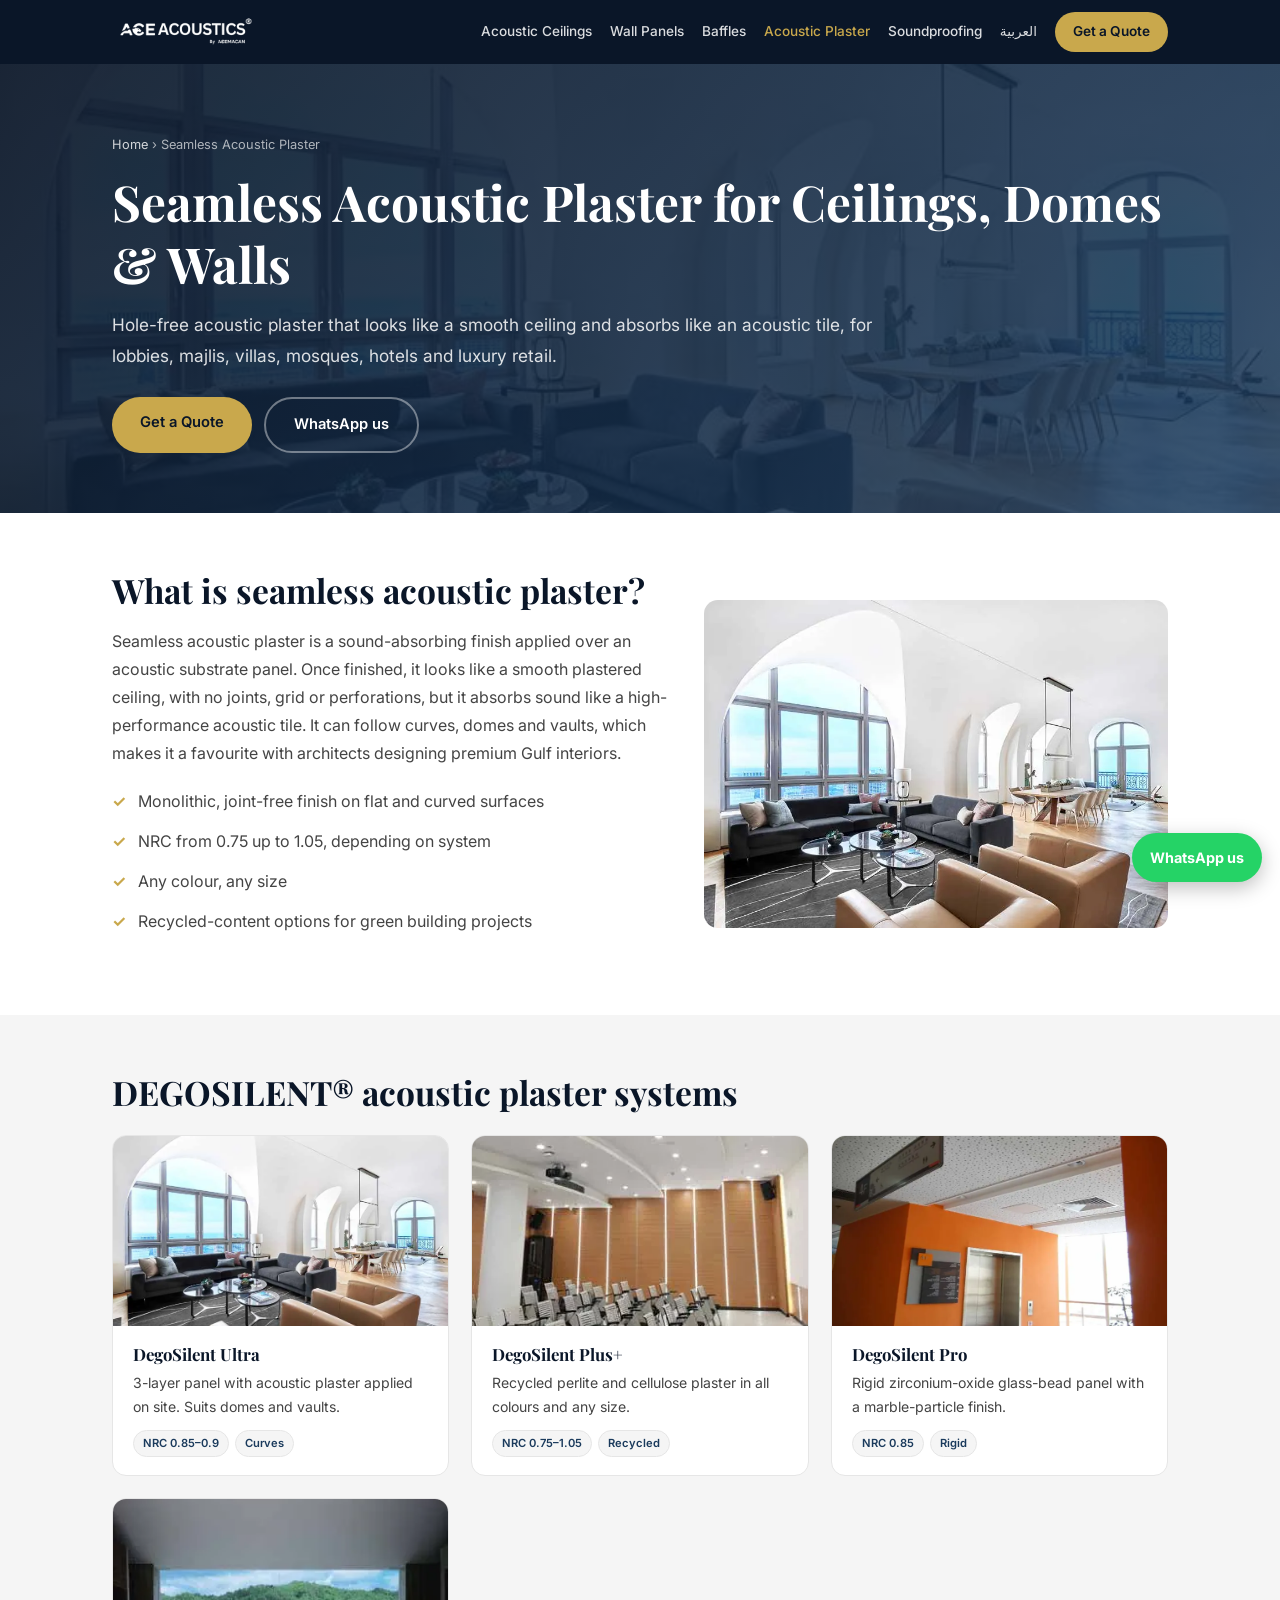
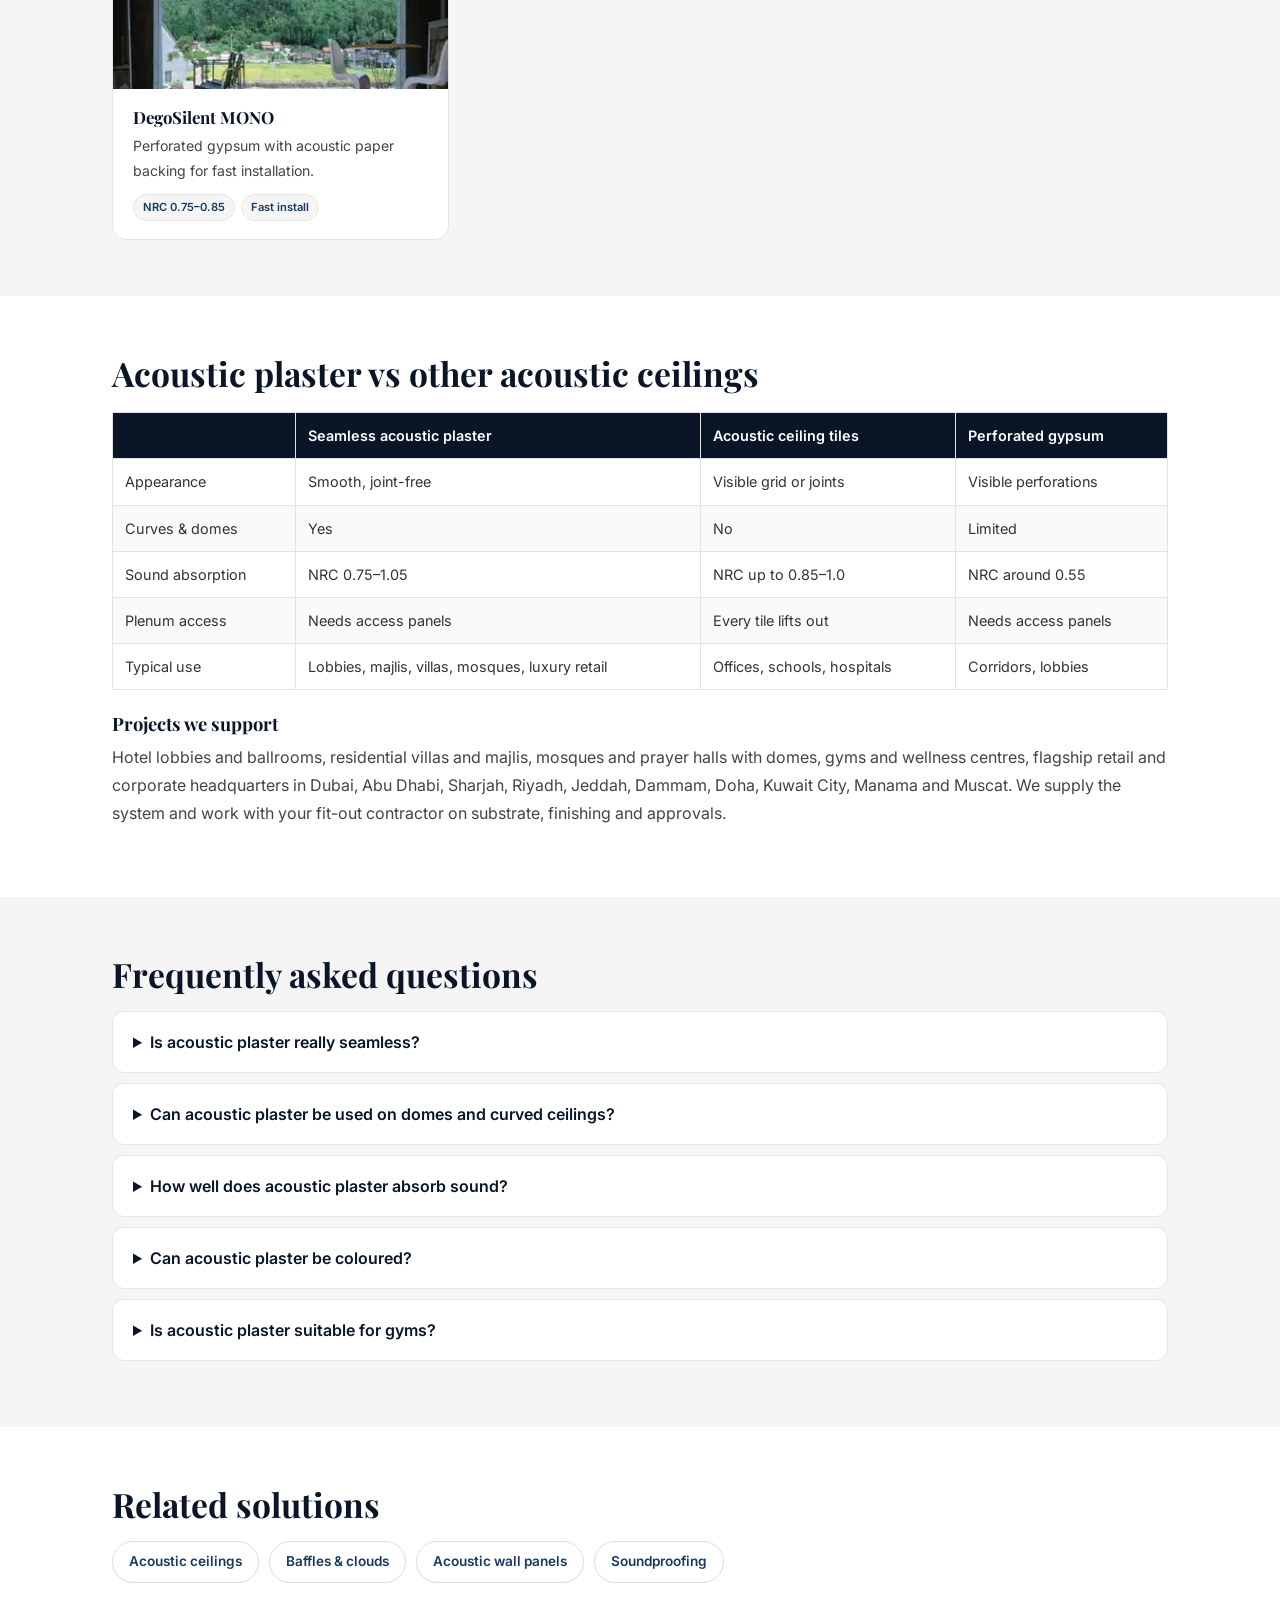
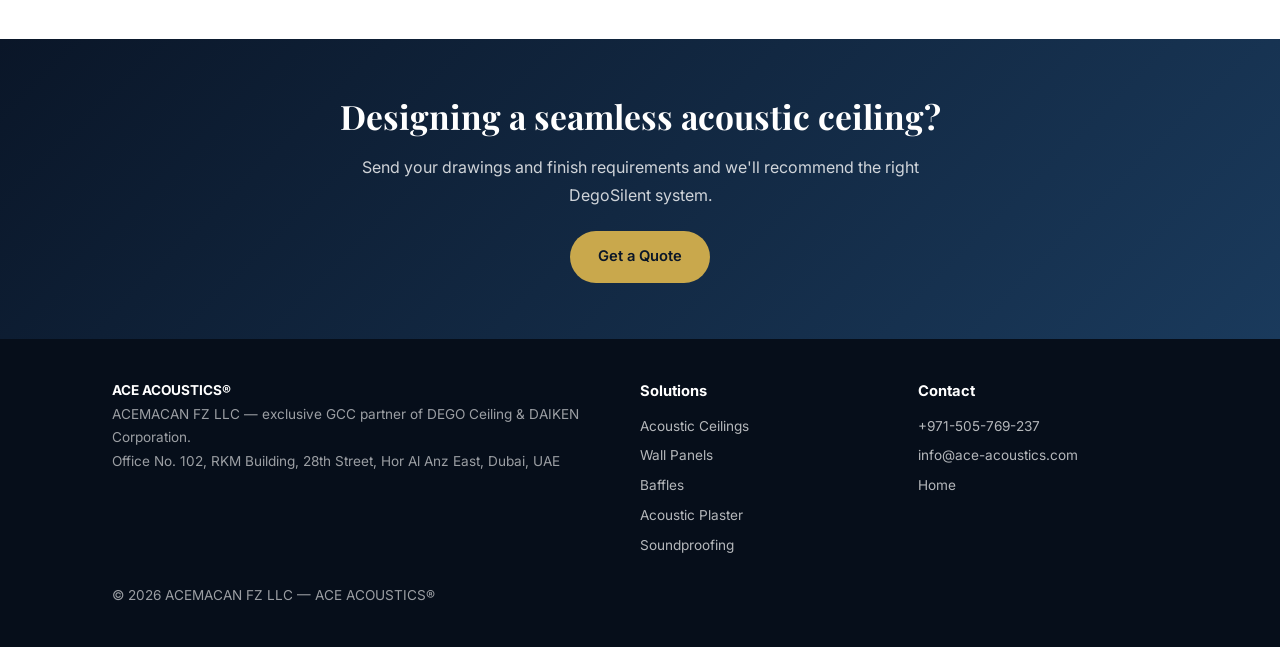
<file: acoustic-plaster/index.html>
<!DOCTYPE html>
<html lang="en">
<head>
<meta charset="UTF-8">
<meta name="viewport" content="width=device-width, initial-scale=1.0">
<title>Seamless Acoustic Plaster in Dubai &amp; GCC | ACE ACOUSTICS</title>
<meta name="description" content="Seamless acoustic plaster ceilings in Dubai and the GCC. DegoSilent systems with NRC up to 1.05 for domes, lobbies, villas and luxury interiors.">
<link rel="canonical" href="https://ace-acoustics.com/acoustic-plaster/">
<meta name="robots" content="index, follow, max-image-preview:large">
<link rel="alternate" hreflang="en" href="https://ace-acoustics.com/acoustic-plaster/">
<link rel="alternate" hreflang="ar" href="https://ace-acoustics.com/ar/">
<link rel="alternate" hreflang="x-default" href="https://ace-acoustics.com/acoustic-plaster/">
<meta name="theme-color" content="#0a1628">
<link rel="icon" href="/favicon.ico" sizes="any">
<link rel="apple-touch-icon" href="/apple-touch-icon.png">
<meta property="og:type" content="website">
<meta property="og:site_name" content="ACE ACOUSTICS">
<meta property="og:title" content="Seamless Acoustic Plaster in Dubai &amp; GCC | ACE ACOUSTICS">
<meta property="og:description" content="Seamless acoustic plaster ceilings in Dubai and the GCC. DegoSilent systems with NRC up to 1.05 for domes, lobbies, villas and luxury interiors.">
<meta property="og:url" content="https://ace-acoustics.com/acoustic-plaster/">
<meta property="og:image" content="https://ace-acoustics.com/assets/img/og-ace-acoustics.jpg">
<meta property="og:locale" content="en_AE">
<meta name="twitter:card" content="summary_large_image">
<link rel="preconnect" href="https://fonts.googleapis.com">
<link rel="preconnect" href="https://fonts.gstatic.com" crossorigin>
<link href="https://fonts.googleapis.com/css2?family=Inter:wght@400;500;600&family=Playfair+Display:wght@700&display=swap" rel="stylesheet">
<link rel="stylesheet" href="/assets/css/pages.css">
<script type="application/ld+json">{"@context": "https://schema.org", "@graph": [{"@type": "BreadcrumbList", "itemListElement": [{"@type": "ListItem", "position": 1, "name": "Home", "item": "https://ace-acoustics.com/"}, {"@type": "ListItem", "position": 2, "name": "Seamless Acoustic Plaster", "item": "https://ace-acoustics.com/acoustic-plaster/"}]}, {"@type": "Service", "name": "Seamless acoustic plaster supply", "serviceType": "Seamless acoustic plaster supply", "url": "https://ace-acoustics.com/acoustic-plaster/", "provider": {"@id": "https://ace-acoustics.com/#org", "@type": "HomeAndConstructionBusiness", "name": "ACE ACOUSTICS", "telephone": "+971505769237", "address": {"@type": "PostalAddress", "streetAddress": "Office No. 102, RKM Building, 28th Street, Hor Al Anz East, Deira", "addressLocality": "Dubai", "addressCountry": "AE"}}, "areaServed": ["United Arab Emirates", "Saudi Arabia", "Qatar", "Kuwait", "Bahrain", "Oman"], "description": "Seamless acoustic plaster ceilings in Dubai and the GCC. DegoSilent systems with NRC up to 1.05 for domes, lobbies, villas and luxury interiors."}, {"@type": "FAQPage", "mainEntity": [{"@type": "Question", "name": "Is acoustic plaster really seamless?", "acceptedAnswer": {"@type": "Answer", "text": "Yes. Once the plaster is finished, the surface has no visible joints, grid or perforations, so it looks like a normal smooth ceiling while absorbing sound."}}, {"@type": "Question", "name": "Can acoustic plaster be used on domes and curved ceilings?", "acceptedAnswer": {"@type": "Answer", "text": "Yes. DegoSilent Ultra is designed for domes, vaults and curved surfaces."}}, {"@type": "Question", "name": "How well does acoustic plaster absorb sound?", "acceptedAnswer": {"@type": "Answer", "text": "Depending on the system and build-up, DegoSilent acoustic plaster reaches NRC 0.75 to 1.05."}}, {"@type": "Question", "name": "Can acoustic plaster be coloured?", "acceptedAnswer": {"@type": "Answer", "text": "DegoSilent Plus+ is available in all colours. Other systems can be finished to suit your interior palette."}}, {"@type": "Question", "name": "Is acoustic plaster suitable for gyms?", "acceptedAnswer": {"@type": "Answer", "text": "Yes. Seamless plaster ceilings are used in gyms and wellness spaces to control noise from music and equipment while keeping a clean, premium look."}}]}]}</script>
</head>
<body>
<header class="site-header">
  <div class="container">
    <a class="logo" href="/" aria-label="ACE ACOUSTICS home"><img src="/assets/img/ace-acoustics-logo.webp" alt="ACE ACOUSTICS® logo" width="400" height="104"></a>
    <nav class="site-nav" aria-label="Main"><a href="/acoustic-ceiling/">Acoustic Ceilings</a><a href="/acoustic-wall-panels/">Wall Panels</a><a href="/acoustic-baffles/">Baffles</a><a href="/acoustic-plaster/" aria-current="page">Acoustic Plaster</a><a href="/soundproofing/">Soundproofing</a><a href="/ar/" lang="ar" hreflang="ar">العربية</a><a class="cta" href="/#contact">Get a Quote</a></nav>
  </div>
</header>
<main>
<section class="page-hero" style="--hero:url('/assets/img/degosilent-ultra-seamless-acoustic-plaster.webp')">
  <div class="container">
    <div class="crumbs"><a href="/">Home</a> › Seamless Acoustic Plaster</div>
    <h1>Seamless Acoustic Plaster for Ceilings, Domes &amp; Walls</h1>
    <p class="lead">Hole-free acoustic plaster that looks like a smooth ceiling and absorbs like an acoustic tile, for lobbies, majlis, villas, mosques, hotels and luxury retail.</p>
    <div class="hero-actions"><a class="btn btn-gold" href="/#contact">Get a Quote</a><a class="btn btn-line" href="https://wa.me/971505769237" target="_blank" rel="noopener">WhatsApp us</a></div>
  </div>
</section>
<section><div class="container split"><div>
<h2>What is seamless acoustic plaster?</h2>
<p>Seamless acoustic plaster is a sound-absorbing finish applied over an acoustic substrate panel. Once finished, it looks like a smooth plastered ceiling, with no joints, grid or perforations, but it absorbs sound like a high-performance acoustic tile. It can follow curves, domes and vaults, which makes it a favourite with architects designing premium Gulf interiors.</p>
<ul class="ticks"><li>Monolithic, joint-free finish on flat and curved surfaces</li><li>NRC from 0.75 up to 1.05, depending on system</li><li>Any colour, any size</li><li>Recycled-content options for green building projects</li></ul>
</div><img src="/assets/img/degosilent-ultra-seamless-acoustic-plaster.webp" alt="DegoSilent seamless acoustic plaster ceiling" width="800" height="566" loading="lazy"></div></section>

<section class="alt"><div class="container">
<h2>DEGOSILENT® acoustic plaster systems</h2>
<div class="grid">
<div class="card"><img src="/assets/img/degosilent-ultra-seamless-acoustic-plaster.webp" alt="DegoSilent Ultra three-layer acoustic plaster system" loading="lazy" width="400" height="190"><div class="body"><h3>DegoSilent Ultra</h3><p>3-layer panel with acoustic plaster applied on site. Suits domes and vaults.</p><div class="tags"><span>NRC 0.85–0.9</span><span>Curves</span></div></div></div>
<div class="card"><img src="/assets/img/degosilent-plus-recycled-acoustic-plaster.webp" alt="DegoSilent Plus recycled perlite and cellulose acoustic plaster" loading="lazy" width="400" height="190"><div class="body"><h3>DegoSilent Plus+</h3><p>Recycled perlite and cellulose plaster in all colours and any size.</p><div class="tags"><span>NRC 0.75–1.05</span><span>Recycled</span></div></div></div>
<div class="card"><img src="/assets/img/degosilent-pro-acoustic-panel.webp" alt="DegoSilent Pro rigid glass-bead acoustic panel" loading="lazy" width="400" height="190"><div class="body"><h3>DegoSilent Pro</h3><p>Rigid zirconium-oxide glass-bead panel with a marble-particle finish.</p><div class="tags"><span>NRC 0.85</span><span>Rigid</span></div></div></div>
<div class="card"><img src="/assets/img/degosilent-mono-perforated-gypsum.webp" alt="DegoSilent MONO perforated gypsum with acoustic paper" loading="lazy" width="400" height="190"><div class="body"><h3>DegoSilent MONO</h3><p>Perforated gypsum with acoustic paper backing for fast installation.</p><div class="tags"><span>NRC 0.75–0.85</span><span>Fast install</span></div></div></div>
</div></div></section>

<section><div class="container">
<h2>Acoustic plaster vs other acoustic ceilings</h2>
<div class="table-wrap"><table><thead><tr><th></th><th>Seamless acoustic plaster</th><th>Acoustic ceiling tiles</th><th>Perforated gypsum</th></tr></thead><tbody><tr><td>Appearance</td><td>Smooth, joint-free</td><td>Visible grid or joints</td><td>Visible perforations</td></tr><tr><td>Curves &amp; domes</td><td>Yes</td><td>No</td><td>Limited</td></tr><tr><td>Sound absorption</td><td>NRC 0.75–1.05</td><td>NRC up to 0.85–1.0</td><td>NRC around 0.55</td></tr><tr><td>Plenum access</td><td>Needs access panels</td><td>Every tile lifts out</td><td>Needs access panels</td></tr><tr><td>Typical use</td><td>Lobbies, majlis, villas, mosques, luxury retail</td><td>Offices, schools, hospitals</td><td>Corridors, lobbies</td></tr></tbody></table></div>
<h3>Projects we support</h3>
<p>Hotel lobbies and ballrooms, residential villas and majlis, mosques and prayer halls with domes, gyms and wellness centres, flagship retail and corporate headquarters in Dubai, Abu Dhabi, Sharjah, Riyadh, Jeddah, Dammam, Doha, Kuwait City, Manama and Muscat. We supply the system and work with your fit-out contractor on substrate, finishing and approvals.</p>
</div></section>
<section class="faq alt"><div class="container"><h2>Frequently asked questions</h2><details><summary>Is acoustic plaster really seamless?</summary><p>Yes. Once the plaster is finished, the surface has no visible joints, grid or perforations, so it looks like a normal smooth ceiling while absorbing sound.</p></details><details><summary>Can acoustic plaster be used on domes and curved ceilings?</summary><p>Yes. DegoSilent Ultra is designed for domes, vaults and curved surfaces.</p></details><details><summary>How well does acoustic plaster absorb sound?</summary><p>Depending on the system and build-up, DegoSilent acoustic plaster reaches NRC 0.75 to 1.05.</p></details><details><summary>Can acoustic plaster be coloured?</summary><p>DegoSilent Plus+ is available in all colours. Other systems can be finished to suit your interior palette.</p></details><details><summary>Is acoustic plaster suitable for gyms?</summary><p>Yes. Seamless plaster ceilings are used in gyms and wellness spaces to control noise from music and equipment while keeping a clean, premium look.</p></details></div></section>
<section><div class="container"><h2>Related solutions</h2><div class="related"><a href="/acoustic-ceiling/">Acoustic ceilings</a><a href="/acoustic-baffles/">Baffles &amp; clouds</a><a href="/acoustic-wall-panels/">Acoustic wall panels</a><a href="/soundproofing/">Soundproofing</a></div></div></section>
<section class="cta-band"><div class="container"><h2>Designing a seamless acoustic ceiling?</h2><p>Send your drawings and finish requirements and we'll recommend the right DegoSilent system.</p><a class="btn btn-gold" href="/#contact">Get a Quote</a></div></section>
</main>
<footer class="site-footer">
  <div class="container cols">
    <div><strong style="color:#fff">ACE ACOUSTICS®</strong><br>ACEMACAN FZ LLC — exclusive GCC partner of DEGO Ceiling &amp; DAIKEN Corporation.<br>Office No. 102, RKM Building, 28th Street, Hor Al Anz East, Dubai, UAE</div>
    <div><h4>Solutions</h4><ul><li><a href="/acoustic-ceiling/">Acoustic Ceilings</a></li><li><a href="/acoustic-wall-panels/">Wall Panels</a></li><li><a href="/acoustic-baffles/">Baffles</a></li><li><a href="/acoustic-plaster/">Acoustic Plaster</a></li><li><a href="/soundproofing/">Soundproofing</a></li></ul></div>
    <div><h4>Contact</h4><ul><li><a href="tel:+971505769237" dir="ltr">+971-505-769-237</a></li><li><a href="mailto:info@ace-acoustics.com">info@ace-acoustics.com</a></li><li><a href="/">Home</a></li></ul></div>
  </div>
  <div class="container" style="margin-top:20px">&copy; 2026 ACEMACAN FZ LLC — ACE ACOUSTICS®</div>
</footer>
<a class="wa-float" href="https://wa.me/971505769237" target="_blank" rel="noopener" aria-label="WhatsApp">WhatsApp us</a>
</body>
</html>
</file>
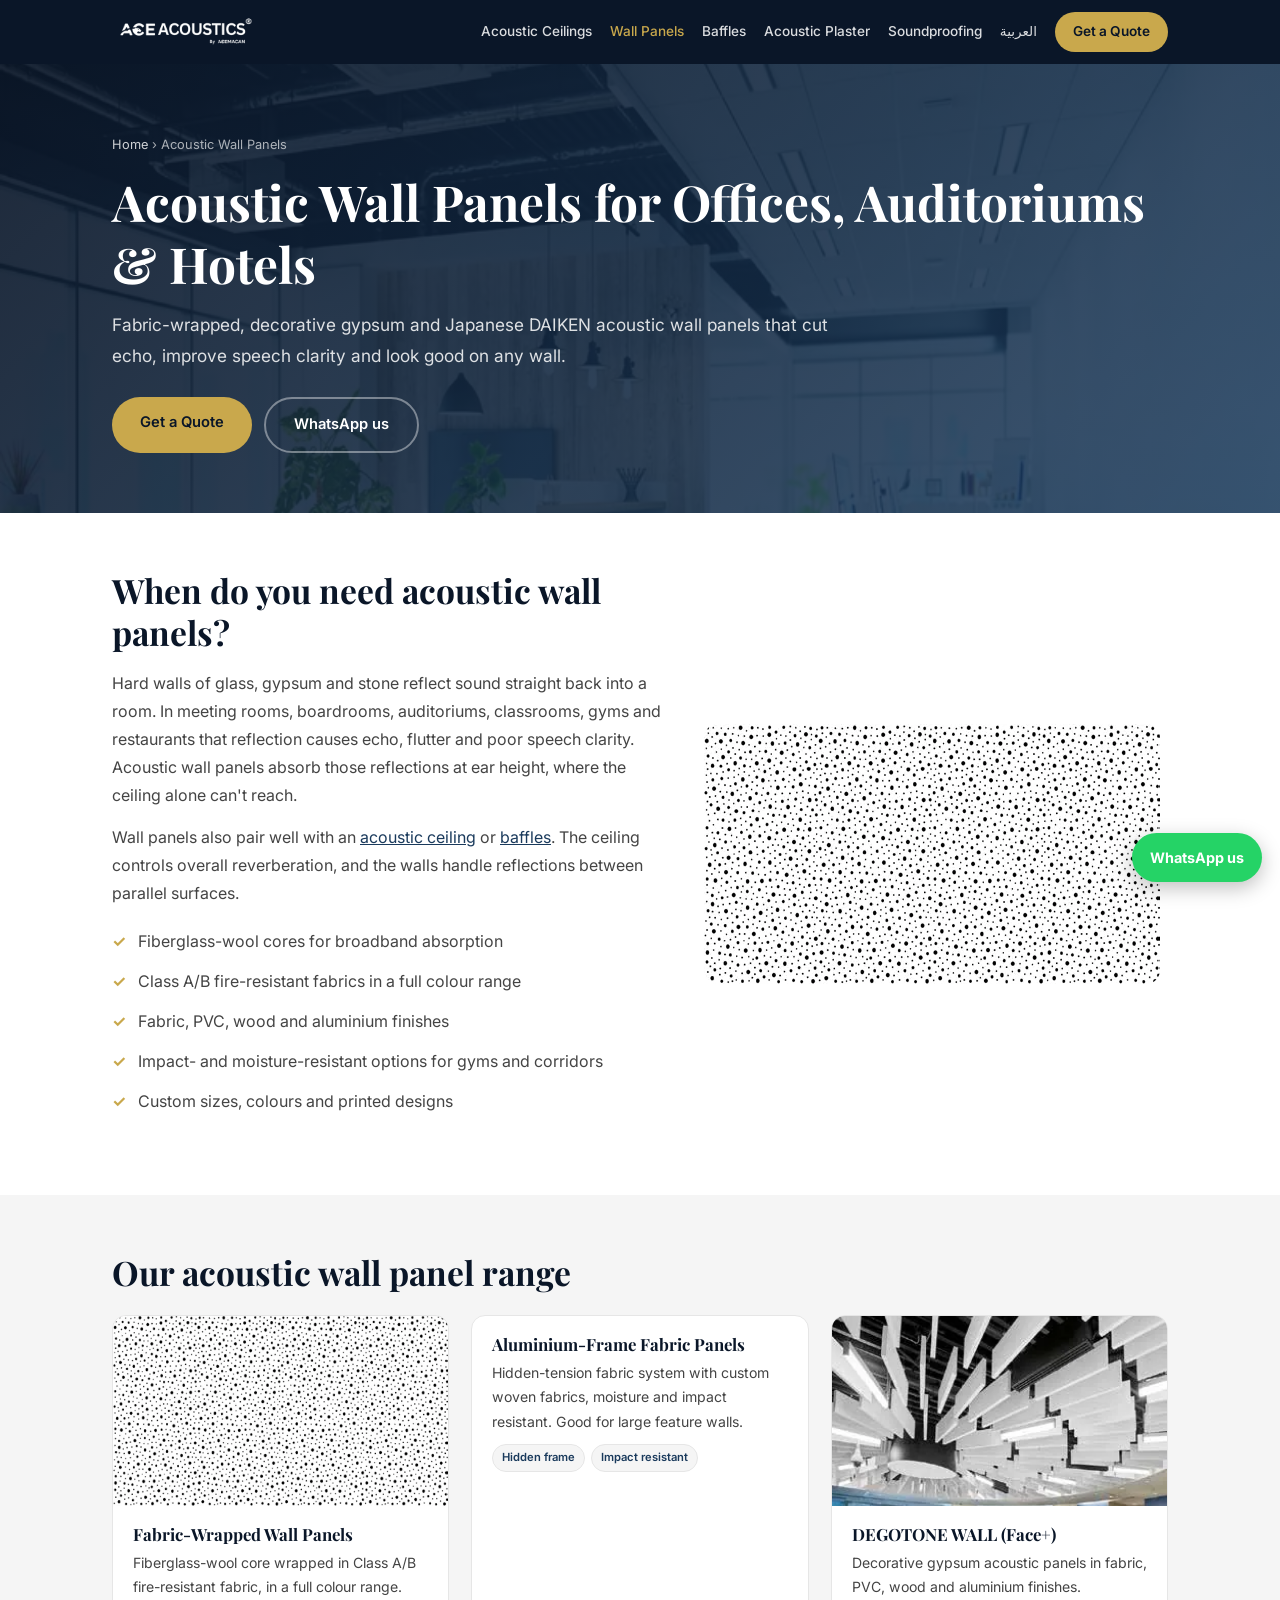
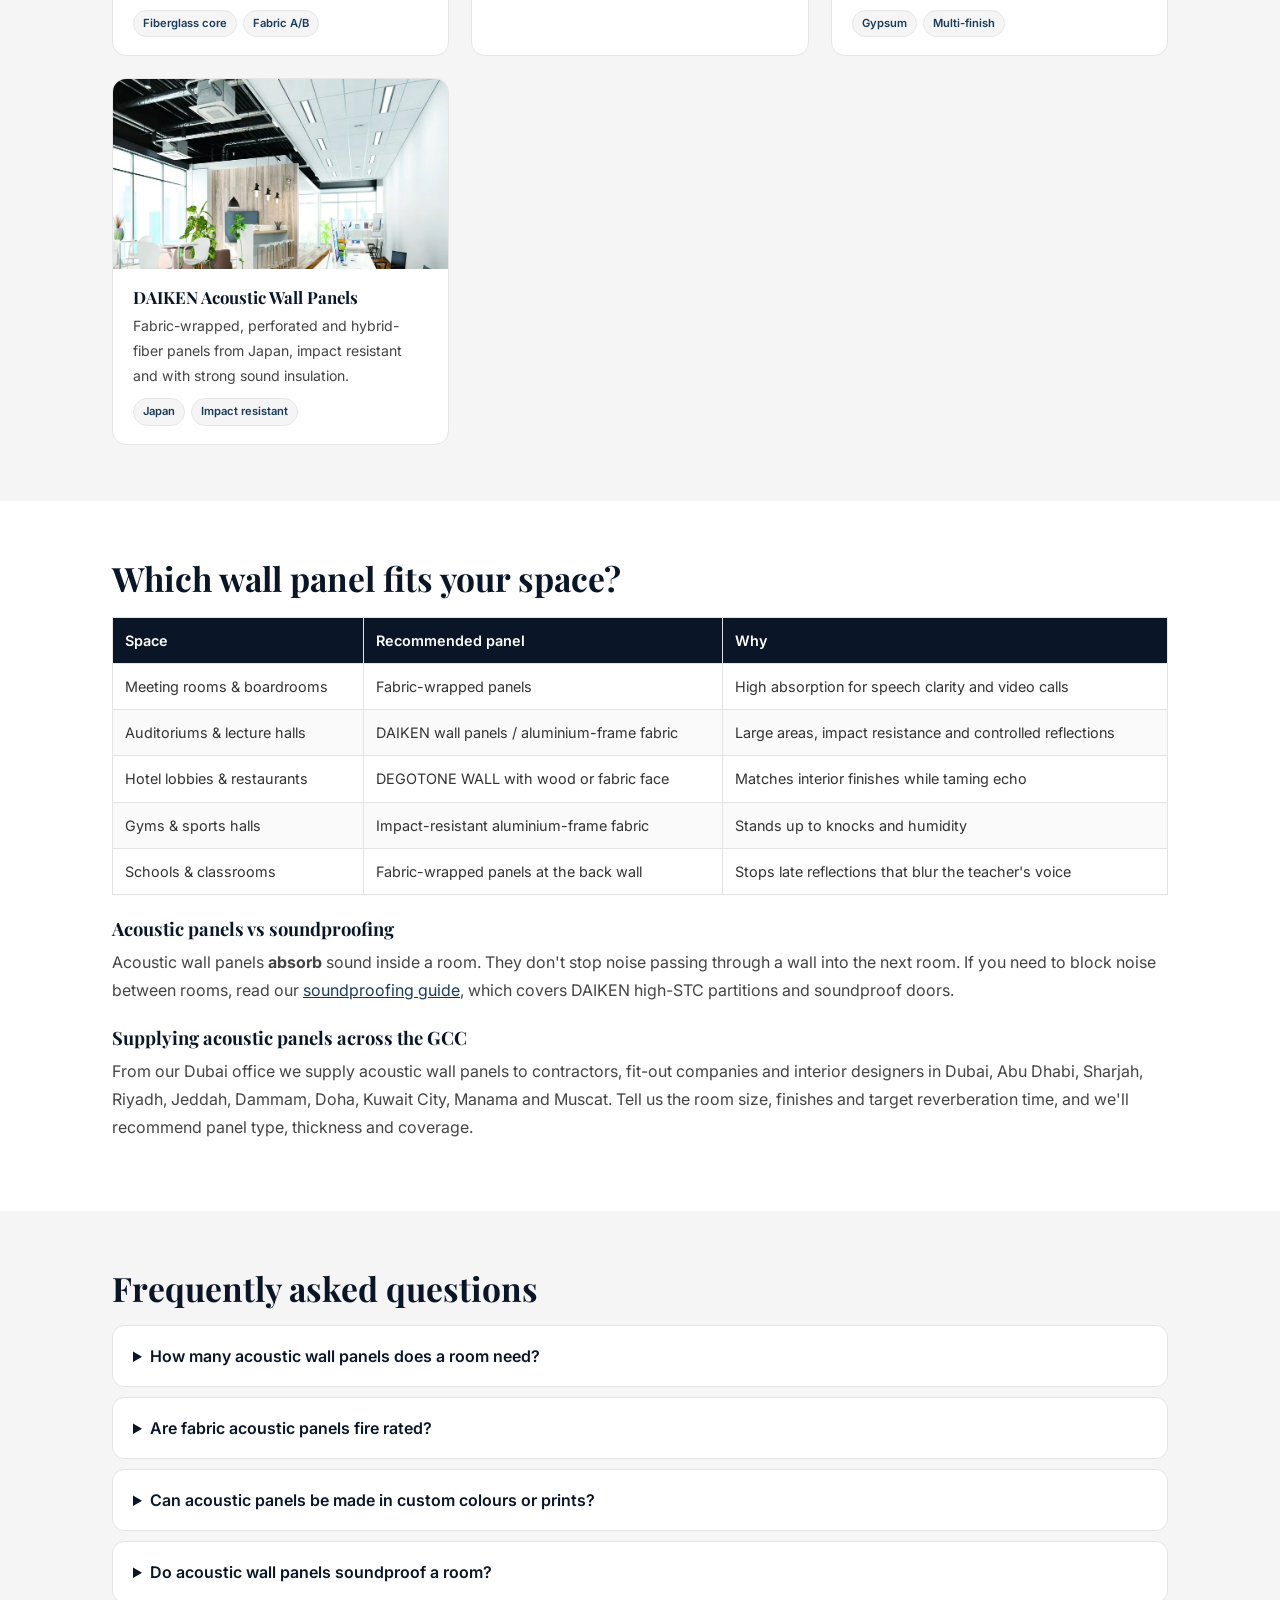
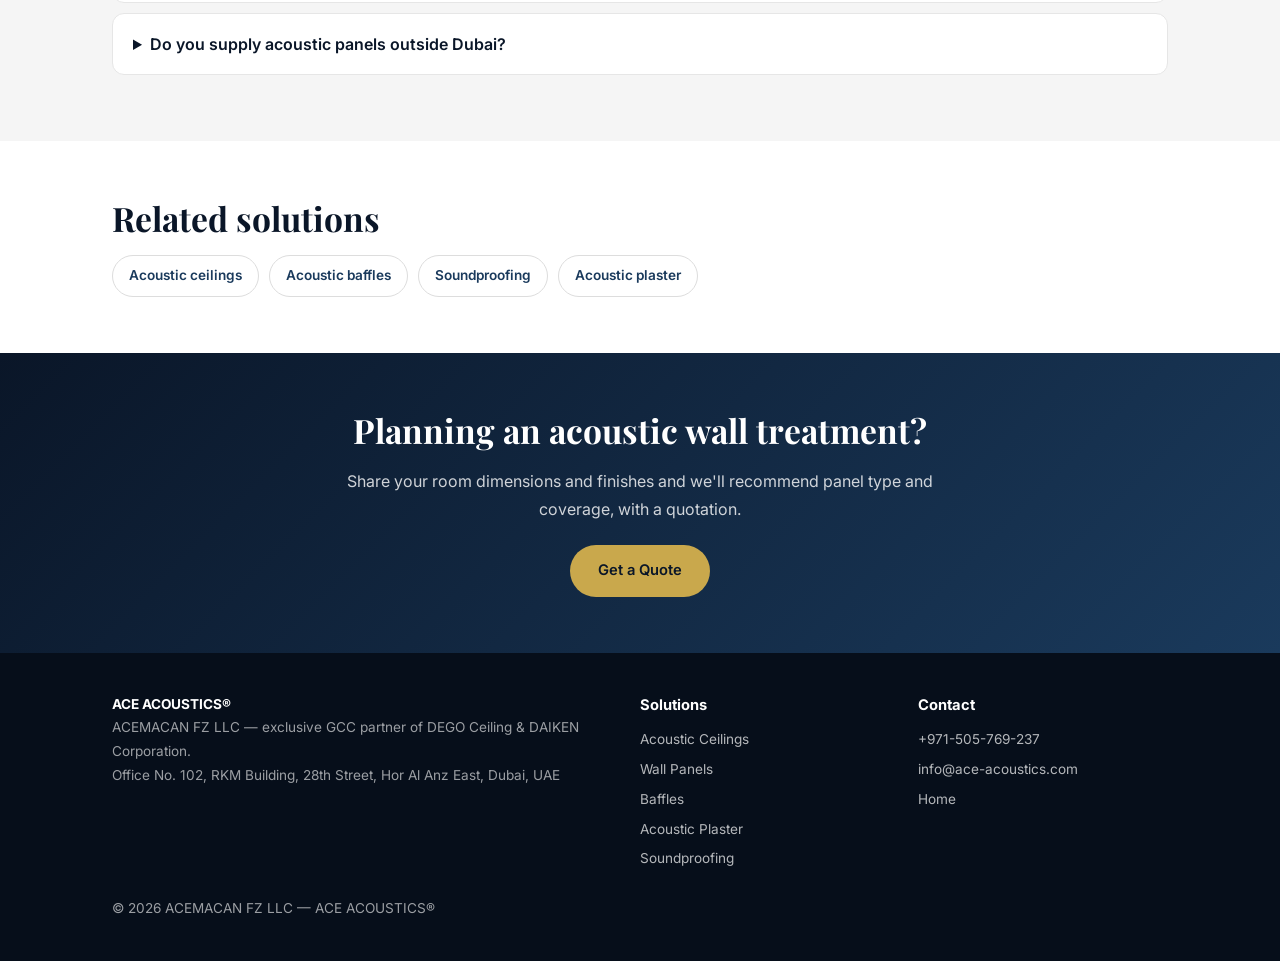
<file: acoustic-wall-panels/index.html>
<!DOCTYPE html>
<html lang="en">
<head>
<meta charset="UTF-8">
<meta name="viewport" content="width=device-width, initial-scale=1.0">
<title>Acoustic Wall Panels in Dubai &amp; GCC | ACE ACOUSTICS</title>
<meta name="description" content="Acoustic wall panels for offices, auditoriums, hotels and schools in Dubai and the GCC: fabric-wrapped, aluminium-frame fabric and DAIKEN panels.">
<link rel="canonical" href="https://ace-acoustics.com/acoustic-wall-panels/">
<meta name="robots" content="index, follow, max-image-preview:large">
<link rel="alternate" hreflang="en" href="https://ace-acoustics.com/acoustic-wall-panels/">
<link rel="alternate" hreflang="ar" href="https://ace-acoustics.com/ar/">
<link rel="alternate" hreflang="x-default" href="https://ace-acoustics.com/acoustic-wall-panels/">
<meta name="theme-color" content="#0a1628">
<link rel="icon" href="/favicon.ico" sizes="any">
<link rel="apple-touch-icon" href="/apple-touch-icon.png">
<meta property="og:type" content="website">
<meta property="og:site_name" content="ACE ACOUSTICS">
<meta property="og:title" content="Acoustic Wall Panels in Dubai &amp; GCC | ACE ACOUSTICS">
<meta property="og:description" content="Acoustic wall panels for offices, auditoriums, hotels and schools in Dubai and the GCC: fabric-wrapped, aluminium-frame fabric and DAIKEN panels.">
<meta property="og:url" content="https://ace-acoustics.com/acoustic-wall-panels/">
<meta property="og:image" content="https://ace-acoustics.com/assets/img/og-ace-acoustics.jpg">
<meta property="og:locale" content="en_AE">
<meta name="twitter:card" content="summary_large_image">
<link rel="preconnect" href="https://fonts.googleapis.com">
<link rel="preconnect" href="https://fonts.gstatic.com" crossorigin>
<link href="https://fonts.googleapis.com/css2?family=Inter:wght@400;500;600&family=Playfair+Display:wght@700&display=swap" rel="stylesheet">
<link rel="stylesheet" href="/assets/css/pages.css">
<script type="application/ld+json">{"@context": "https://schema.org", "@graph": [{"@type": "BreadcrumbList", "itemListElement": [{"@type": "ListItem", "position": 1, "name": "Home", "item": "https://ace-acoustics.com/"}, {"@type": "ListItem", "position": 2, "name": "Acoustic Wall Panels", "item": "https://ace-acoustics.com/acoustic-wall-panels/"}]}, {"@type": "Service", "name": "Acoustic wall panel supply", "serviceType": "Acoustic wall panel supply", "url": "https://ace-acoustics.com/acoustic-wall-panels/", "provider": {"@id": "https://ace-acoustics.com/#org", "@type": "HomeAndConstructionBusiness", "name": "ACE ACOUSTICS", "telephone": "+971505769237", "address": {"@type": "PostalAddress", "streetAddress": "Office No. 102, RKM Building, 28th Street, Hor Al Anz East, Deira", "addressLocality": "Dubai", "addressCountry": "AE"}}, "areaServed": ["United Arab Emirates", "Saudi Arabia", "Qatar", "Kuwait", "Bahrain", "Oman"], "description": "Acoustic wall panels for offices, auditoriums, hotels and schools in Dubai and the GCC: fabric-wrapped, aluminium-frame fabric and DAIKEN panels."}, {"@type": "FAQPage", "mainEntity": [{"@type": "Question", "name": "How many acoustic wall panels does a room need?", "acceptedAnswer": {"@type": "Answer", "text": "It depends on room volume, existing finishes and the target reverberation time. As a rule of thumb, meeting rooms often need panels on 15–25% of the wall area alongside an acoustic ceiling. We can calculate coverage from your drawings."}}, {"@type": "Question", "name": "Are fabric acoustic panels fire rated?", "acceptedAnswer": {"@type": "Answer", "text": "Our fabric-wrapped panels use a fiberglass-wool core with Class A/B fire-resistant fabric. Check the data sheet for the exact classification of the fabric you choose."}}, {"@type": "Question", "name": "Can acoustic panels be made in custom colours or prints?", "acceptedAnswer": {"@type": "Answer", "text": "Yes. Fabric panels come in a full colour range, and aluminium-frame systems accept custom woven or printed fabrics for branding and artwork."}}, {"@type": "Question", "name": "Do acoustic wall panels soundproof a room?", "acceptedAnswer": {"@type": "Answer", "text": "No. Panels absorb echo inside a room. To stop sound passing between rooms you need sound insulation, such as high-STC partitions and acoustic doors."}}, {"@type": "Question", "name": "Do you supply acoustic panels outside Dubai?", "acceptedAnswer": {"@type": "Answer", "text": "Yes. We supply across the UAE and the GCC, including Abu Dhabi, Sharjah, Riyadh, Jeddah, Doha, Kuwait, Bahrain and Muscat."}}]}]}</script>
</head>
<body>
<header class="site-header">
  <div class="container">
    <a class="logo" href="/" aria-label="ACE ACOUSTICS home"><img src="/assets/img/ace-acoustics-logo.webp" alt="ACE ACOUSTICS® logo" width="400" height="104"></a>
    <nav class="site-nav" aria-label="Main"><a href="/acoustic-ceiling/">Acoustic Ceilings</a><a href="/acoustic-wall-panels/" aria-current="page">Wall Panels</a><a href="/acoustic-baffles/">Baffles</a><a href="/acoustic-plaster/">Acoustic Plaster</a><a href="/soundproofing/">Soundproofing</a><a href="/ar/" lang="ar" hreflang="ar">العربية</a><a class="cta" href="/#contact">Get a Quote</a></nav>
  </div>
</header>
<main>
<section class="page-hero" style="--hero:url('/assets/img/daiken-otokabe-acoustic-wall-panels.webp')">
  <div class="container">
    <div class="crumbs"><a href="/">Home</a> › Acoustic Wall Panels</div>
    <h1>Acoustic Wall Panels for Offices, Auditoriums &amp; Hotels</h1>
    <p class="lead">Fabric-wrapped, decorative gypsum and Japanese DAIKEN acoustic wall panels that cut echo, improve speech clarity and look good on any wall.</p>
    <div class="hero-actions"><a class="btn btn-gold" href="/#contact">Get a Quote</a><a class="btn btn-line" href="https://wa.me/971505769237" target="_blank" rel="noopener">WhatsApp us</a></div>
  </div>
</section>
<section><div class="container split"><div>
<h2>When do you need acoustic wall panels?</h2>
<p>Hard walls of glass, gypsum and stone reflect sound straight back into a room. In meeting rooms, boardrooms, auditoriums, classrooms, gyms and restaurants that reflection causes echo, flutter and poor speech clarity. Acoustic wall panels absorb those reflections at ear height, where the ceiling alone can't reach.</p>
<p>Wall panels also pair well with an <a href="/acoustic-ceiling/">acoustic ceiling</a> or <a href="/acoustic-baffles/">baffles</a>. The ceiling controls overall reverberation, and the walls handle reflections between parallel surfaces.</p>
<ul class="ticks"><li>Fiberglass-wool cores for broadband absorption</li><li>Class A/B fire-resistant fabrics in a full colour range</li><li>Fabric, PVC, wood and aluminium finishes</li><li>Impact- and moisture-resistant options for gyms and corridors</li><li>Custom sizes, colours and printed designs</li></ul>
</div><img src="/assets/img/fabric-wrapped-acoustic-wall-panels.webp" alt="Fabric-wrapped acoustic wall panels in a meeting room" width="456" height="260" loading="lazy"></div></section>

<section class="alt"><div class="container">
<h2>Our acoustic wall panel range</h2>
<div class="grid">
<div class="card"><img src="/assets/img/fabric-wrapped-acoustic-wall-panels.webp" alt="Decoacoustic fabric-wrapped acoustic wall panels" loading="lazy" width="400" height="190"><div class="body"><h3>Fabric-Wrapped Wall Panels</h3><p>Fiberglass-wool core wrapped in Class A/B fire-resistant fabric, in a full colour range.</p><div class="tags"><span>Fiberglass core</span><span>Fabric A/B</span></div></div></div>
<div class="card"><div class="body"><h3>Aluminium-Frame Fabric Panels</h3><p>Hidden-tension fabric system with custom woven fabrics, moisture and impact resistant. Good for large feature walls.</p><div class="tags"><span>Hidden frame</span><span>Impact resistant</span></div></div></div>
<div class="card"><img src="/assets/img/degotone-decorative-acoustic-wall-panels.webp" alt="DEGOTONE WALL Face+ decorative gypsum acoustic wall panels" loading="lazy" width="400" height="190"><div class="body"><h3>DEGOTONE WALL (Face+)</h3><p>Decorative gypsum acoustic panels in fabric, PVC, wood and aluminium finishes.</p><div class="tags"><span>Gypsum</span><span>Multi-finish</span></div></div></div>
<div class="card"><img src="/assets/img/daiken-otokabe-acoustic-wall-panels.webp" alt="DAIKEN Otokabe acoustic wall panels from Japan" loading="lazy" width="400" height="190"><div class="body"><h3>DAIKEN Acoustic Wall Panels</h3><p>Fabric-wrapped, perforated and hybrid-fiber panels from Japan, impact resistant and with strong sound insulation.</p><div class="tags"><span>Japan</span><span>Impact resistant</span></div></div></div>
</div></div></section>

<section><div class="container">
<h2>Which wall panel fits your space?</h2>
<div class="table-wrap"><table><thead><tr><th>Space</th><th>Recommended panel</th><th>Why</th></tr></thead><tbody><tr><td>Meeting rooms &amp; boardrooms</td><td>Fabric-wrapped panels</td><td>High absorption for speech clarity and video calls</td></tr><tr><td>Auditoriums &amp; lecture halls</td><td>DAIKEN wall panels / aluminium-frame fabric</td><td>Large areas, impact resistance and controlled reflections</td></tr><tr><td>Hotel lobbies &amp; restaurants</td><td>DEGOTONE WALL with wood or fabric face</td><td>Matches interior finishes while taming echo</td></tr><tr><td>Gyms &amp; sports halls</td><td>Impact-resistant aluminium-frame fabric</td><td>Stands up to knocks and humidity</td></tr><tr><td>Schools &amp; classrooms</td><td>Fabric-wrapped panels at the back wall</td><td>Stops late reflections that blur the teacher's voice</td></tr></tbody></table></div>
<h3>Acoustic panels vs soundproofing</h3>
<p>Acoustic wall panels <strong>absorb</strong> sound inside a room. They don't stop noise passing through a wall into the next room. If you need to block noise between rooms, read our <a href="/soundproofing/">soundproofing guide</a>, which covers DAIKEN high-STC partitions and soundproof doors.</p>
<h3>Supplying acoustic panels across the GCC</h3>
<p>From our Dubai office we supply acoustic wall panels to contractors, fit-out companies and interior designers in Dubai, Abu Dhabi, Sharjah, Riyadh, Jeddah, Dammam, Doha, Kuwait City, Manama and Muscat. Tell us the room size, finishes and target reverberation time, and we'll recommend panel type, thickness and coverage.</p>
</div></section>
<section class="faq alt"><div class="container"><h2>Frequently asked questions</h2><details><summary>How many acoustic wall panels does a room need?</summary><p>It depends on room volume, existing finishes and the target reverberation time. As a rule of thumb, meeting rooms often need panels on 15–25% of the wall area alongside an acoustic ceiling. We can calculate coverage from your drawings.</p></details><details><summary>Are fabric acoustic panels fire rated?</summary><p>Our fabric-wrapped panels use a fiberglass-wool core with Class A/B fire-resistant fabric. Check the data sheet for the exact classification of the fabric you choose.</p></details><details><summary>Can acoustic panels be made in custom colours or prints?</summary><p>Yes. Fabric panels come in a full colour range, and aluminium-frame systems accept custom woven or printed fabrics for branding and artwork.</p></details><details><summary>Do acoustic wall panels soundproof a room?</summary><p>No. Panels absorb echo inside a room. To stop sound passing between rooms you need sound insulation, such as high-STC partitions and acoustic doors.</p></details><details><summary>Do you supply acoustic panels outside Dubai?</summary><p>Yes. We supply across the UAE and the GCC, including Abu Dhabi, Sharjah, Riyadh, Jeddah, Doha, Kuwait, Bahrain and Muscat.</p></details></div></section>
<section><div class="container"><h2>Related solutions</h2><div class="related"><a href="/acoustic-ceiling/">Acoustic ceilings</a><a href="/acoustic-baffles/">Acoustic baffles</a><a href="/soundproofing/">Soundproofing</a><a href="/acoustic-plaster/">Acoustic plaster</a></div></div></section>
<section class="cta-band"><div class="container"><h2>Planning an acoustic wall treatment?</h2><p>Share your room dimensions and finishes and we'll recommend panel type and coverage, with a quotation.</p><a class="btn btn-gold" href="/#contact">Get a Quote</a></div></section>
</main>
<footer class="site-footer">
  <div class="container cols">
    <div><strong style="color:#fff">ACE ACOUSTICS®</strong><br>ACEMACAN FZ LLC — exclusive GCC partner of DEGO Ceiling &amp; DAIKEN Corporation.<br>Office No. 102, RKM Building, 28th Street, Hor Al Anz East, Dubai, UAE</div>
    <div><h4>Solutions</h4><ul><li><a href="/acoustic-ceiling/">Acoustic Ceilings</a></li><li><a href="/acoustic-wall-panels/">Wall Panels</a></li><li><a href="/acoustic-baffles/">Baffles</a></li><li><a href="/acoustic-plaster/">Acoustic Plaster</a></li><li><a href="/soundproofing/">Soundproofing</a></li></ul></div>
    <div><h4>Contact</h4><ul><li><a href="tel:+971505769237" dir="ltr">+971-505-769-237</a></li><li><a href="mailto:info@ace-acoustics.com">info@ace-acoustics.com</a></li><li><a href="/">Home</a></li></ul></div>
  </div>
  <div class="container" style="margin-top:20px">&copy; 2026 ACEMACAN FZ LLC — ACE ACOUSTICS®</div>
</footer>
<a class="wa-float" href="https://wa.me/971505769237" target="_blank" rel="noopener" aria-label="WhatsApp">WhatsApp us</a>
</body>
</html>
</file>
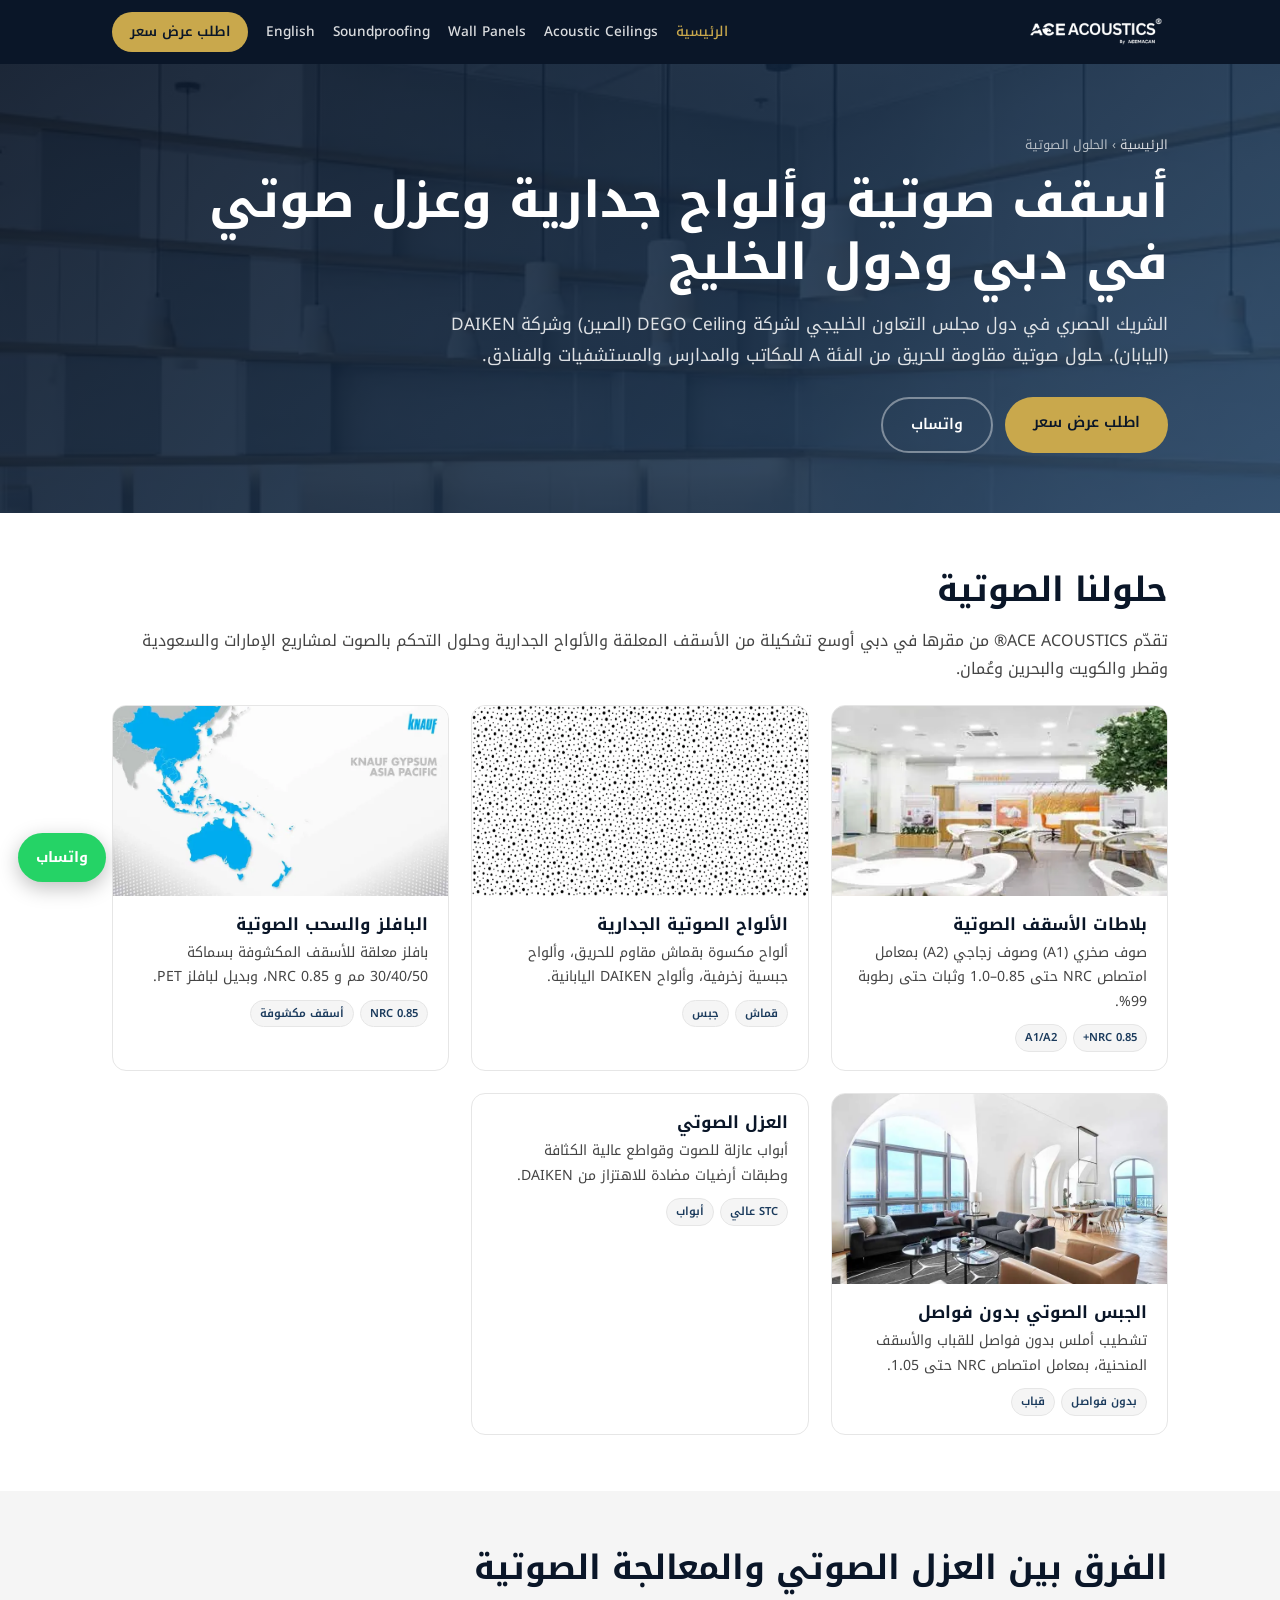
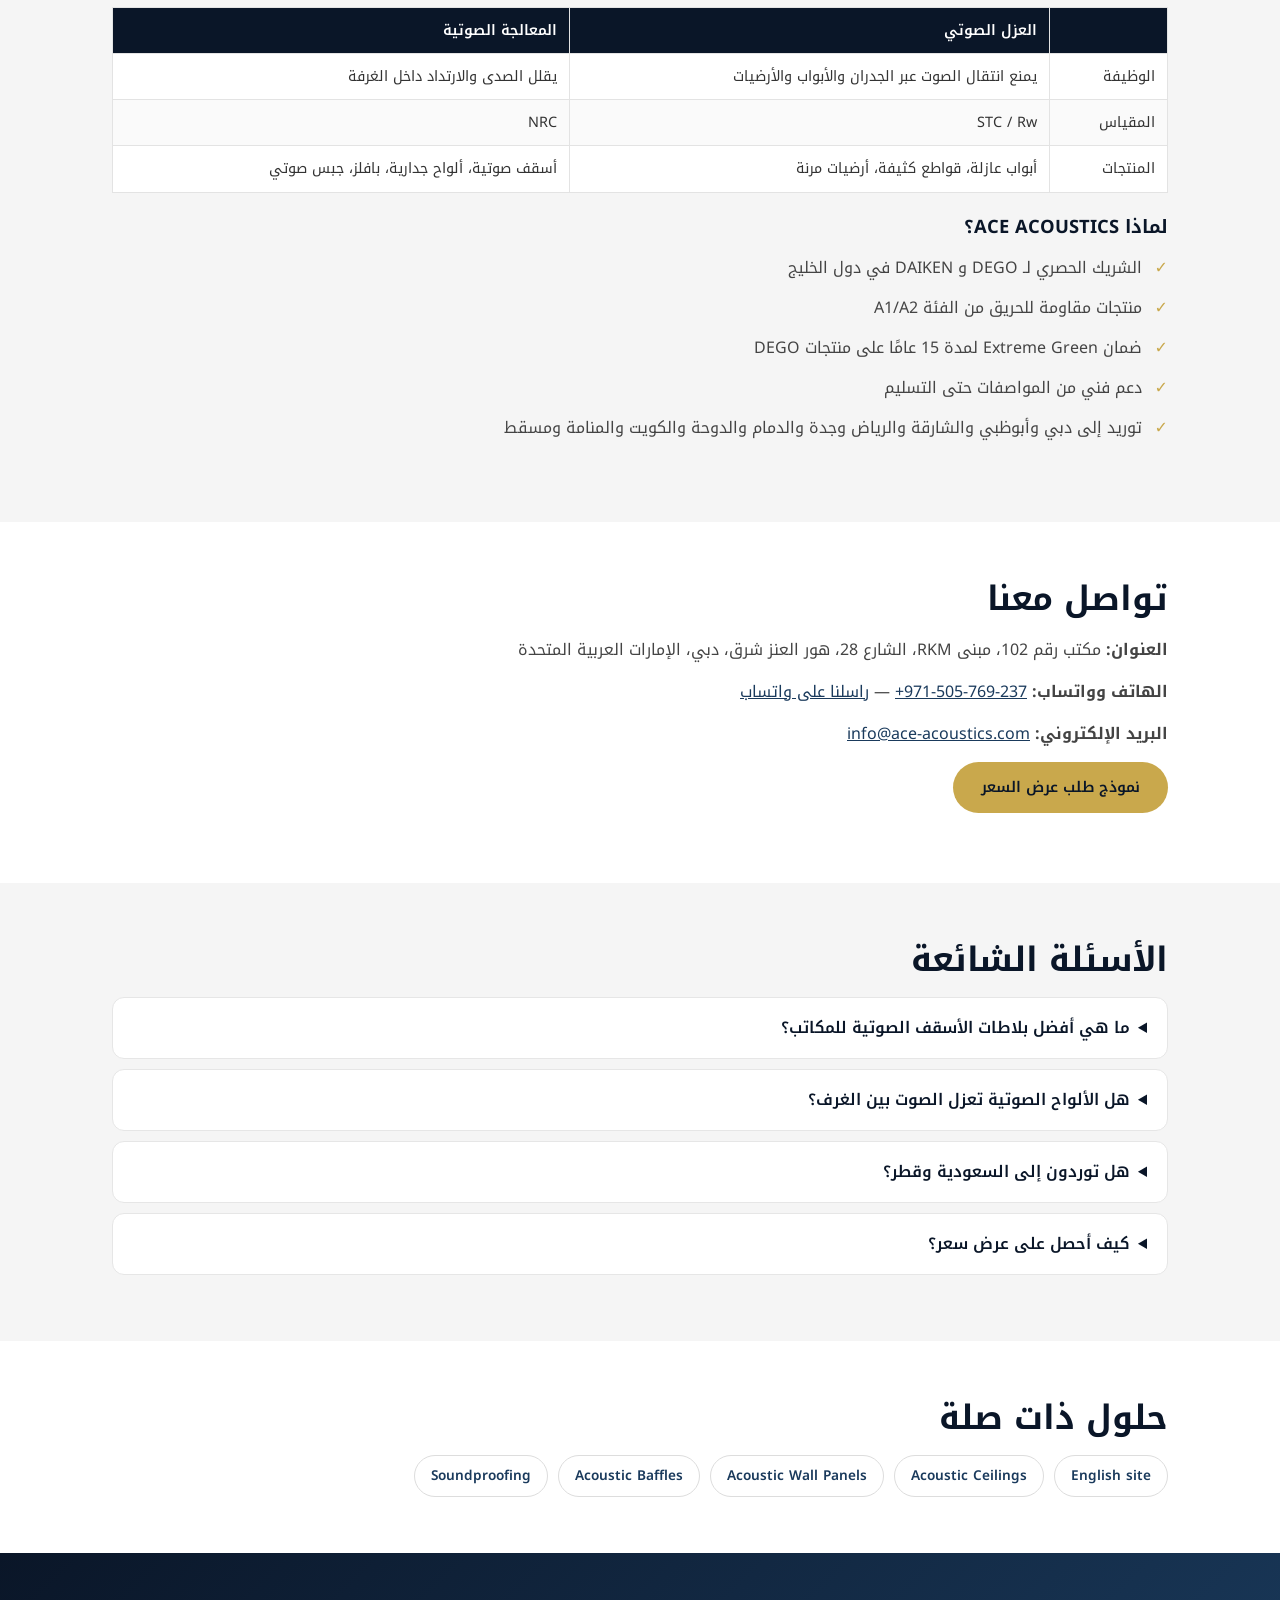
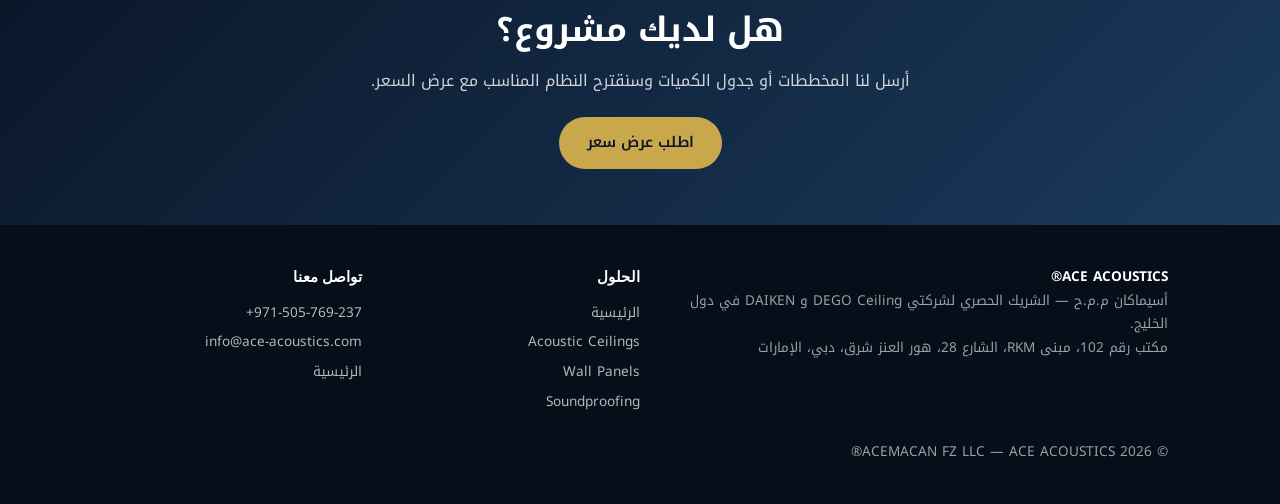
<file: ar/index.html>
<!DOCTYPE html>
<html lang="ar" dir="rtl">
<head>
<meta charset="UTF-8">
<meta name="viewport" content="width=device-width, initial-scale=1.0">
<title>أسقف صوتية وألواح عازلة للصوت وعزل صوتي في دبي والخليج | ACE ACOUSTICS</title>
<meta name="description" content="ACE ACOUSTICS: توريد الأسقف الصوتية والألواح الصوتية الجدارية والبافلز والجبس الصوتي وحلول العزل الصوتي في دبي والإمارات والسعودية وقطر ودول الخليج.">
<link rel="canonical" href="https://ace-acoustics.com/ar/">
<meta name="robots" content="index, follow, max-image-preview:large">
<link rel="alternate" hreflang="ar" href="https://ace-acoustics.com/ar/">
<link rel="alternate" hreflang="en" href="https://ace-acoustics.com/">
<link rel="alternate" hreflang="x-default" href="https://ace-acoustics.com/">
<meta name="theme-color" content="#0a1628">
<link rel="icon" href="/favicon.ico" sizes="any">
<link rel="apple-touch-icon" href="/apple-touch-icon.png">
<meta property="og:type" content="website">
<meta property="og:site_name" content="ACE ACOUSTICS">
<meta property="og:title" content="أسقف صوتية وألواح عازلة للصوت وعزل صوتي في دبي والخليج | ACE ACOUSTICS">
<meta property="og:description" content="ACE ACOUSTICS: توريد الأسقف الصوتية والألواح الصوتية الجدارية والبافلز والجبس الصوتي وحلول العزل الصوتي في دبي والإمارات والسعودية وقطر ودول الخليج.">
<meta property="og:url" content="https://ace-acoustics.com/ar/">
<meta property="og:image" content="https://ace-acoustics.com/assets/img/og-ace-acoustics.jpg">
<meta property="og:locale" content="ar_AE">
<meta name="twitter:card" content="summary_large_image">
<link rel="preconnect" href="https://fonts.googleapis.com">
<link rel="preconnect" href="https://fonts.gstatic.com" crossorigin>
<link href="https://fonts.googleapis.com/css2?family=Noto+Kufi+Arabic:wght@400;600;700&display=swap" rel="stylesheet">
<link rel="stylesheet" href="/assets/css/pages.css">
<script type="application/ld+json">{"@context": "https://schema.org", "@graph": [{"@type": "BreadcrumbList", "itemListElement": [{"@type": "ListItem", "position": 1, "name": "الرئيسية", "item": "https://ace-acoustics.com/ar/"}]}, {"@type": "Service", "name": "توريد الأسقف والألواح الصوتية وحلول العزل الصوتي", "serviceType": "توريد الأسقف والألواح الصوتية وحلول العزل الصوتي", "url": "https://ace-acoustics.com/ar/", "provider": {"@id": "https://ace-acoustics.com/#org", "@type": "HomeAndConstructionBusiness", "name": "ACE ACOUSTICS", "telephone": "+971505769237", "address": {"@type": "PostalAddress", "streetAddress": "Office No. 102, RKM Building, 28th Street, Hor Al Anz East, Deira", "addressLocality": "Dubai", "addressCountry": "AE"}}, "areaServed": ["United Arab Emirates", "Saudi Arabia", "Qatar", "Kuwait", "Bahrain", "Oman"], "description": "ACE ACOUSTICS: توريد الأسقف الصوتية والألواح الصوتية الجدارية والبافلز والجبس الصوتي وحلول العزل الصوتي في دبي والإمارات والسعودية وقطر ودول الخليج."}, {"@type": "FAQPage", "mainEntity": [{"@type": "Question", "name": "ما هي أفضل بلاطات الأسقف الصوتية للمكاتب؟", "acceptedAnswer": {"@type": "Answer", "text": "ننصح ببلاطات الصوف الزجاجي أو الصوف الصخري بمعامل امتصاص NRC 0.85 أو أعلى ومقاومة حريق من الفئة A1/A2."}}, {"@type": "Question", "name": "هل الألواح الصوتية تعزل الصوت بين الغرف؟", "acceptedAnswer": {"@type": "Answer", "text": "لا. الألواح الصوتية تمتص الصدى داخل الغرفة، أما منع انتقال الصوت فيحتاج إلى عزل صوتي مثل القواطع الكثيفة والأبواب العازلة."}}, {"@type": "Question", "name": "هل توردون إلى السعودية وقطر؟", "acceptedAnswer": {"@type": "Answer", "text": "نعم، نورّد إلى جميع دول الخليج بما فيها الرياض وجدة والدمام والدوحة والكويت والبحرين ومسقط."}}, {"@type": "Question", "name": "كيف أحصل على عرض سعر؟", "acceptedAnswer": {"@type": "Answer", "text": "أرسل المخططات والمساحات عبر البريد info@ace-acoustics.com أو واتساب ‎+971 50 576 9237 وسنرد بالتوصية وعرض السعر."}}]}]}</script>
</head>
<body>
<header class="site-header">
  <div class="container">
    <a class="logo" href="/ar/" aria-label="ACE ACOUSTICS home"><img src="/assets/img/ace-acoustics-logo.webp" alt="ACE ACOUSTICS® logo" width="400" height="104"></a>
    <nav class="site-nav" aria-label="Main"><a href="/ar/" aria-current="page">الرئيسية</a><a href="/acoustic-ceiling/">Acoustic Ceilings</a><a href="/acoustic-wall-panels/">Wall Panels</a><a href="/soundproofing/">Soundproofing</a><a href="/" lang="en" hreflang="en">English</a><a class="cta" href="#contact">اطلب عرض سعر</a></nav>
  </div>
</header>
<main>
<section class="page-hero" style="--hero:url('/assets/img/acoustic-ceiling-dubai-hero-mobile.webp')">
  <div class="container">
    <div class="crumbs"><a href="/ar/">الرئيسية</a> › الحلول الصوتية</div>
    <h1>أسقف صوتية وألواح جدارية وعزل صوتي في دبي ودول الخليج</h1>
    <p class="lead">الشريك الحصري في دول مجلس التعاون الخليجي لشركة DEGO Ceiling (الصين) وشركة DAIKEN (اليابان). حلول صوتية مقاومة للحريق من الفئة A للمكاتب والمدارس والمستشفيات والفنادق.</p>
    <div class="hero-actions"><a class="btn btn-gold" href="#contact">اطلب عرض سعر</a><a class="btn btn-line" href="https://wa.me/971505769237" target="_blank" rel="noopener">واتساب</a></div>
  </div>
</section>
<section><div class="container">
<h2>حلولنا الصوتية</h2>
<p>تقدّم ACE ACOUSTICS® من مقرها في دبي أوسع تشكيلة من الأسقف المعلقة والألواح الجدارية وحلول التحكم بالصوت لمشاريع الإمارات والسعودية وقطر والكويت والبحرين وعُمان.</p>
<div class="grid">
<div class="card"><img src="/assets/img/degofon-a24-acoustic-ceiling-tiles.webp" alt="بلاطات سقف صوتية DEGOFON" loading="lazy" width="400" height="190"><div class="body"><h3>بلاطات الأسقف الصوتية</h3><p>صوف صخري (A1) وصوف زجاجي (A2) بمعامل امتصاص NRC حتى 0.85–1.0 وثبات حتى رطوبة 99%.</p><div class="tags"><span>NRC 0.85+</span><span>A1/A2</span></div></div></div>
<div class="card"><img src="/assets/img/fabric-wrapped-acoustic-wall-panels.webp" alt="ألواح صوتية جدارية مكسوة بالقماش" loading="lazy" width="400" height="190"><div class="body"><h3>الألواح الصوتية الجدارية</h3><p>ألواح مكسوة بقماش مقاوم للحريق، وألواح جبسية زخرفية، وألواح DAIKEN اليابانية.</p><div class="tags"><span>قماش</span><span>جبس</span></div></div></div>
<div class="card"><img src="/assets/img/acoustic-ceiling-baffles-fiberglass.webp" alt="بافلز صوتية معلقة من الصوف الزجاجي" loading="lazy" width="400" height="190"><div class="body"><h3>البافلز والسحب الصوتية</h3><p>بافلز معلقة للأسقف المكشوفة بسماكة 30/40/50 مم و NRC 0.85، وبديل لبافلز PET.</p><div class="tags"><span>NRC 0.85</span><span>أسقف مكشوفة</span></div></div></div>
<div class="card"><img src="/assets/img/degosilent-ultra-seamless-acoustic-plaster.webp" alt="جبس صوتي بدون فواصل" loading="lazy" width="400" height="190"><div class="body"><h3>الجبس الصوتي بدون فواصل</h3><p>تشطيب أملس بدون فواصل للقباب والأسقف المنحنية، بمعامل امتصاص NRC حتى 1.05.</p><div class="tags"><span>بدون فواصل</span><span>قباب</span></div></div></div>
<div class="card"><div class="body"><h3>العزل الصوتي</h3><p>أبواب عازلة للصوت وقواطع عالية الكثافة وطبقات أرضيات مضادة للاهتزاز من DAIKEN.</p><div class="tags"><span>STC عالي</span><span>أبواب</span></div></div></div>
</div></div></section>
<section class="alt"><div class="container">
<h2>الفرق بين العزل الصوتي والمعالجة الصوتية</h2>
<div class="table-wrap"><table><thead><tr><th></th><th>العزل الصوتي</th><th>المعالجة الصوتية</th></tr></thead><tbody><tr><td>الوظيفة</td><td>يمنع انتقال الصوت عبر الجدران والأبواب والأرضيات</td><td>يقلل الصدى والارتداد داخل الغرفة</td></tr><tr><td>المقياس</td><td>STC / Rw</td><td>NRC</td></tr><tr><td>المنتجات</td><td>أبواب عازلة، قواطع كثيفة، أرضيات مرنة</td><td>أسقف صوتية، ألواح جدارية، بافلز، جبس صوتي</td></tr></tbody></table></div>
<h3>لماذا ACE ACOUSTICS؟</h3>
<ul class="ticks"><li>الشريك الحصري لـ DEGO و DAIKEN في دول الخليج</li><li>منتجات مقاومة للحريق من الفئة A1/A2</li><li>ضمان Extreme Green لمدة 15 عامًا على منتجات DEGO</li><li>دعم فني من المواصفات حتى التسليم</li><li>توريد إلى دبي وأبوظبي والشارقة والرياض وجدة والدمام والدوحة والكويت والمنامة ومسقط</li></ul>
</div></section>
<section id="contact"><div class="container">
<h2>تواصل معنا</h2>
<p><strong>العنوان:</strong> مكتب رقم 102، مبنى RKM، الشارع 28، هور العنز شرق، دبي، الإمارات العربية المتحدة</p>
<p><strong>الهاتف وواتساب:</strong> <a href="tel:+971505769237" dir="ltr">+971-505-769-237</a> — <a href="https://wa.me/971505769237" target="_blank" rel="noopener">راسلنا على واتساب</a></p>
<p><strong>البريد الإلكتروني:</strong> <a href="mailto:info@ace-acoustics.com">info@ace-acoustics.com</a></p>
<p><a class="btn btn-gold" href="/#contact">نموذج طلب عرض السعر</a></p>
</div></section>
<section class="faq alt"><div class="container"><h2>الأسئلة الشائعة</h2><details><summary>ما هي أفضل بلاطات الأسقف الصوتية للمكاتب؟</summary><p>ننصح ببلاطات الصوف الزجاجي أو الصوف الصخري بمعامل امتصاص NRC 0.85 أو أعلى ومقاومة حريق من الفئة A1/A2.</p></details><details><summary>هل الألواح الصوتية تعزل الصوت بين الغرف؟</summary><p>لا. الألواح الصوتية تمتص الصدى داخل الغرفة، أما منع انتقال الصوت فيحتاج إلى عزل صوتي مثل القواطع الكثيفة والأبواب العازلة.</p></details><details><summary>هل توردون إلى السعودية وقطر؟</summary><p>نعم، نورّد إلى جميع دول الخليج بما فيها الرياض وجدة والدمام والدوحة والكويت والبحرين ومسقط.</p></details><details><summary>كيف أحصل على عرض سعر؟</summary><p>أرسل المخططات والمساحات عبر البريد info@ace-acoustics.com أو واتساب ‎+971 50 576 9237 وسنرد بالتوصية وعرض السعر.</p></details></div></section>
<section><div class="container"><h2>حلول ذات صلة</h2><div class="related"><a href="/">English site</a><a href="/acoustic-ceiling/">Acoustic Ceilings</a><a href="/acoustic-wall-panels/">Acoustic Wall Panels</a><a href="/acoustic-baffles/">Acoustic Baffles</a><a href="/soundproofing/">Soundproofing</a></div></div></section>
<section class="cta-band"><div class="container"><h2>هل لديك مشروع؟</h2><p>أرسل لنا المخططات أو جدول الكميات وسنقترح النظام المناسب مع عرض السعر.</p><a class="btn btn-gold" href="#contact">اطلب عرض سعر</a></div></section>
</main>
<footer class="site-footer">
  <div class="container cols">
    <div><strong style="color:#fff">ACE ACOUSTICS®</strong><br>أسيماكان م.م.ح — الشريك الحصري لشركتي DEGO Ceiling و DAIKEN في دول الخليج.<br>مكتب رقم 102، مبنى RKM، الشارع 28، هور العنز شرق، دبي، الإمارات</div>
    <div><h4>الحلول</h4><ul><li><a href="/ar/">الرئيسية</a></li><li><a href="/acoustic-ceiling/">Acoustic Ceilings</a></li><li><a href="/acoustic-wall-panels/">Wall Panels</a></li><li><a href="/soundproofing/">Soundproofing</a></li></ul></div>
    <div><h4>تواصل معنا</h4><ul><li><a href="tel:+971505769237" dir="ltr">+971-505-769-237</a></li><li><a href="mailto:info@ace-acoustics.com">info@ace-acoustics.com</a></li><li><a href="/ar/">الرئيسية</a></li></ul></div>
  </div>
  <div class="container" style="margin-top:20px">&copy; 2026 ACEMACAN FZ LLC — ACE ACOUSTICS®</div>
</footer>
<a class="wa-float" href="https://wa.me/971505769237" target="_blank" rel="noopener" aria-label="WhatsApp">واتساب</a>
</body>
</html>
</file>
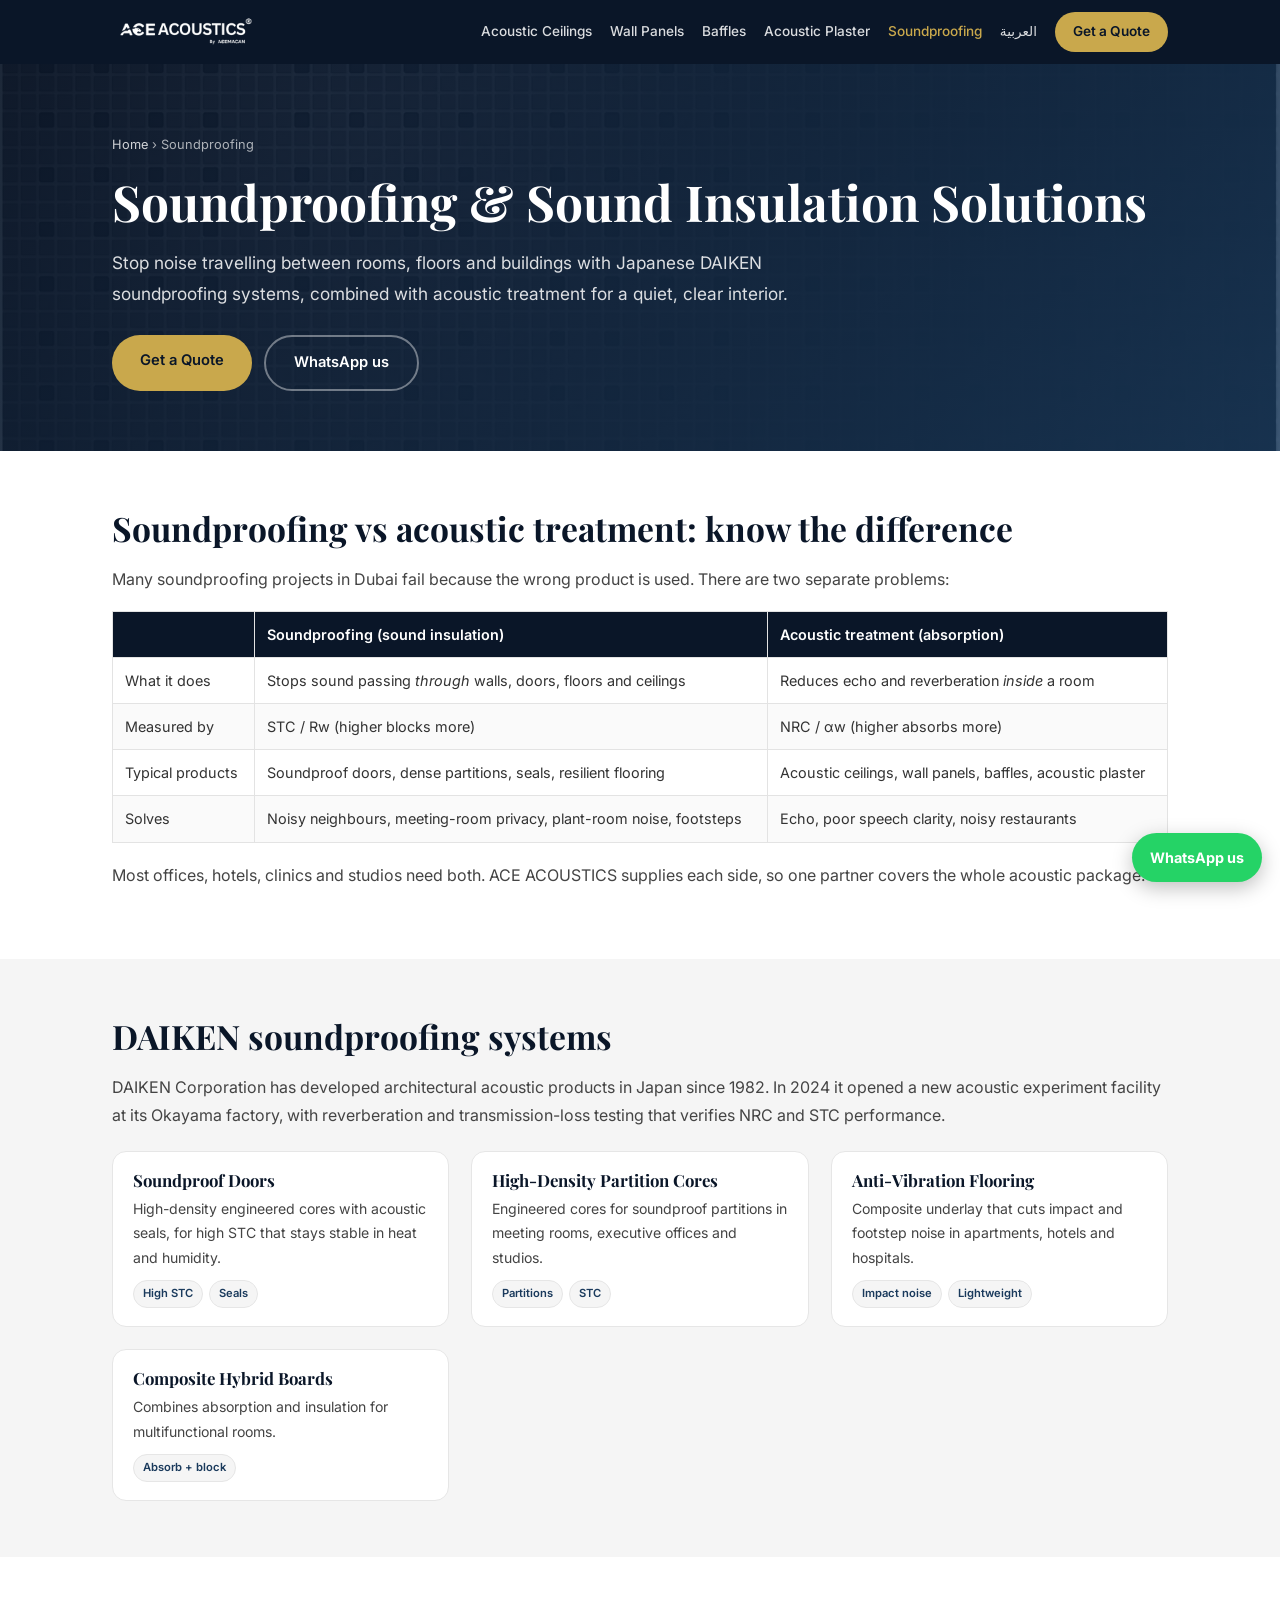
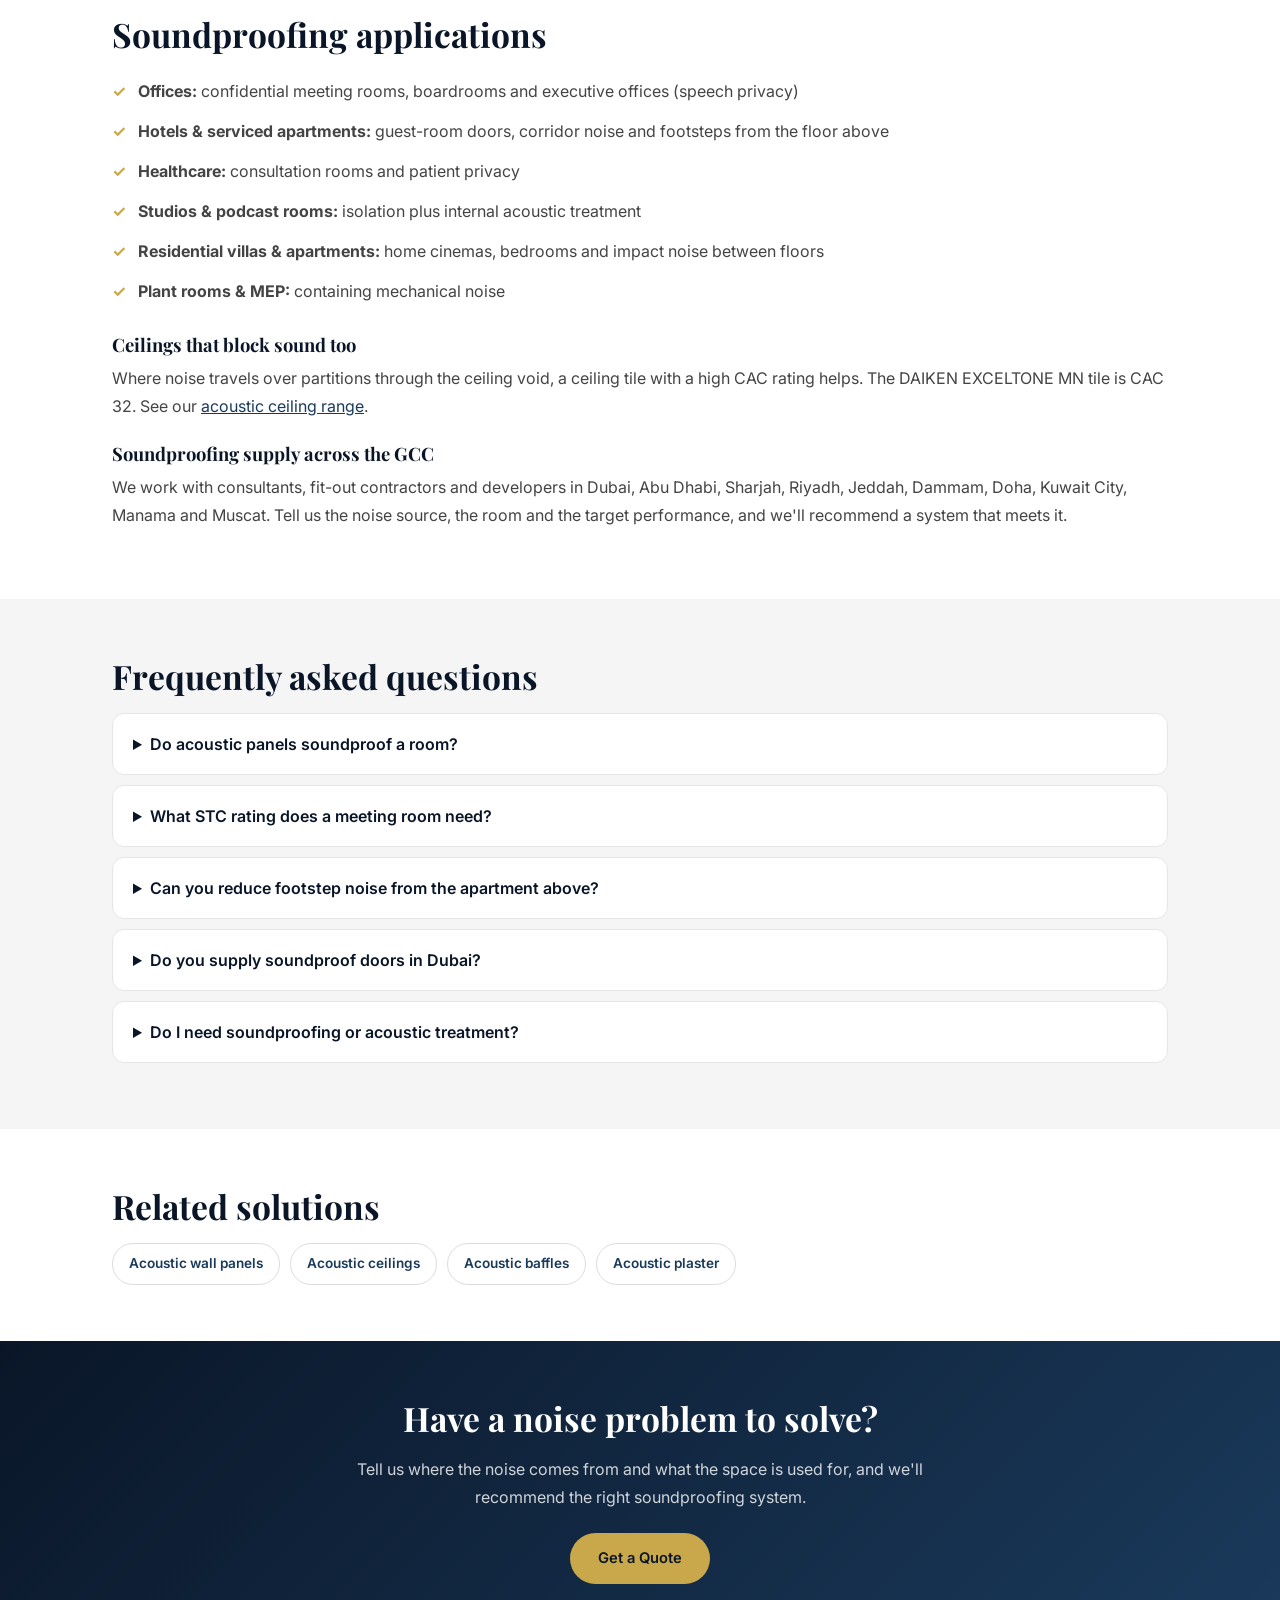
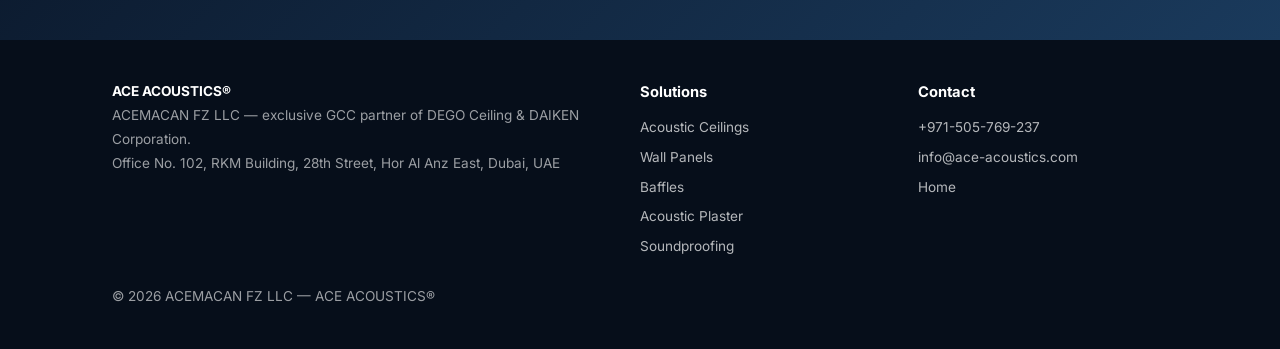
<file: soundproofing/index.html>
<!DOCTYPE html>
<html lang="en">
<head>
<meta charset="UTF-8">
<meta name="viewport" content="width=device-width, initial-scale=1.0">
<title>Soundproofing in Dubai &amp; GCC — Doors &amp; Partitions | ACE</title>
<meta name="description" content="Soundproofing in Dubai and the GCC: DAIKEN soundproof doors, high-STC partition cores and anti-vibration flooring for offices, hotels and studios.">
<link rel="canonical" href="https://ace-acoustics.com/soundproofing/">
<meta name="robots" content="index, follow, max-image-preview:large">
<link rel="alternate" hreflang="en" href="https://ace-acoustics.com/soundproofing/">
<link rel="alternate" hreflang="ar" href="https://ace-acoustics.com/ar/">
<link rel="alternate" hreflang="x-default" href="https://ace-acoustics.com/soundproofing/">
<meta name="theme-color" content="#0a1628">
<link rel="icon" href="/favicon.ico" sizes="any">
<link rel="apple-touch-icon" href="/apple-touch-icon.png">
<meta property="og:type" content="website">
<meta property="og:site_name" content="ACE ACOUSTICS">
<meta property="og:title" content="Soundproofing in Dubai &amp; GCC — Doors &amp; Partitions | ACE">
<meta property="og:description" content="Soundproofing in Dubai and the GCC: DAIKEN soundproof doors, high-STC partition cores and anti-vibration flooring for offices, hotels and studios.">
<meta property="og:url" content="https://ace-acoustics.com/soundproofing/">
<meta property="og:image" content="https://ace-acoustics.com/assets/img/og-ace-acoustics.jpg">
<meta property="og:locale" content="en_AE">
<meta name="twitter:card" content="summary_large_image">
<link rel="preconnect" href="https://fonts.googleapis.com">
<link rel="preconnect" href="https://fonts.gstatic.com" crossorigin>
<link href="https://fonts.googleapis.com/css2?family=Inter:wght@400;500;600&family=Playfair+Display:wght@700&display=swap" rel="stylesheet">
<link rel="stylesheet" href="/assets/css/pages.css">
<script type="application/ld+json">{"@context": "https://schema.org", "@graph": [{"@type": "BreadcrumbList", "itemListElement": [{"@type": "ListItem", "position": 1, "name": "Home", "item": "https://ace-acoustics.com/"}, {"@type": "ListItem", "position": 2, "name": "Soundproofing", "item": "https://ace-acoustics.com/soundproofing/"}]}, {"@type": "Service", "name": "Soundproofing and sound insulation supply", "serviceType": "Soundproofing and sound insulation supply", "url": "https://ace-acoustics.com/soundproofing/", "provider": {"@id": "https://ace-acoustics.com/#org", "@type": "HomeAndConstructionBusiness", "name": "ACE ACOUSTICS", "telephone": "+971505769237", "address": {"@type": "PostalAddress", "streetAddress": "Office No. 102, RKM Building, 28th Street, Hor Al Anz East, Deira", "addressLocality": "Dubai", "addressCountry": "AE"}}, "areaServed": ["United Arab Emirates", "Saudi Arabia", "Qatar", "Kuwait", "Bahrain", "Oman"], "description": "Soundproofing in Dubai and the GCC: DAIKEN soundproof doors, high-STC partition cores and anti-vibration flooring for offices, hotels and studios."}, {"@type": "FAQPage", "mainEntity": [{"@type": "Question", "name": "Do acoustic panels soundproof a room?", "acceptedAnswer": {"@type": "Answer", "text": "No. Acoustic panels absorb echo inside a room. Soundproofing needs mass, airtightness and isolation: dense partitions, sealed acoustic doors and resilient layers."}}, {"@type": "Question", "name": "What STC rating does a meeting room need?", "acceptedAnswer": {"@type": "Answer", "text": "For confidential speech, consultants typically target STC 45–50 or higher for walls and a matched rating for the door. The door and its seals are often the weak point."}}, {"@type": "Question", "name": "Can you reduce footstep noise from the apartment above?", "acceptedAnswer": {"@type": "Answer", "text": "Yes. Impact noise is reduced at the floor with anti-vibration underlays, such as DAIKEN's composite flooring layers, often combined with an acoustic ceiling below."}}, {"@type": "Question", "name": "Do you supply soundproof doors in Dubai?", "acceptedAnswer": {"@type": "Answer", "text": "Yes. We supply DAIKEN soundproof door systems with high-density cores and acoustic seals to projects in Dubai and across the GCC."}}, {"@type": "Question", "name": "Do I need soundproofing or acoustic treatment?", "acceptedAnswer": {"@type": "Answer", "text": "If the problem is noise from another room, you need soundproofing. If the room itself sounds echoey or loud, you need acoustic treatment. Many projects need both, and we can advise."}}]}]}</script>
</head>
<body>
<header class="site-header">
  <div class="container">
    <a class="logo" href="/" aria-label="ACE ACOUSTICS home"><img src="/assets/img/ace-acoustics-logo.webp" alt="ACE ACOUSTICS® logo" width="400" height="104"></a>
    <nav class="site-nav" aria-label="Main"><a href="/acoustic-ceiling/">Acoustic Ceilings</a><a href="/acoustic-wall-panels/">Wall Panels</a><a href="/acoustic-baffles/">Baffles</a><a href="/acoustic-plaster/">Acoustic Plaster</a><a href="/soundproofing/" aria-current="page">Soundproofing</a><a href="/ar/" lang="ar" hreflang="ar">العربية</a><a class="cta" href="/#contact">Get a Quote</a></nav>
  </div>
</header>
<main>
<section class="page-hero" style="--hero:url('/assets/img/daiken-acoustic-ceiling-project.webp')">
  <div class="container">
    <div class="crumbs"><a href="/">Home</a> › Soundproofing</div>
    <h1>Soundproofing &amp; Sound Insulation Solutions</h1>
    <p class="lead">Stop noise travelling between rooms, floors and buildings with Japanese DAIKEN soundproofing systems, combined with acoustic treatment for a quiet, clear interior.</p>
    <div class="hero-actions"><a class="btn btn-gold" href="/#contact">Get a Quote</a><a class="btn btn-line" href="https://wa.me/971505769237" target="_blank" rel="noopener">WhatsApp us</a></div>
  </div>
</section>
<section><div class="container">
<h2>Soundproofing vs acoustic treatment: know the difference</h2>
<p>Many soundproofing projects in Dubai fail because the wrong product is used. There are two separate problems:</p>
<div class="table-wrap"><table><thead><tr><th></th><th>Soundproofing (sound insulation)</th><th>Acoustic treatment (absorption)</th></tr></thead><tbody><tr><td>What it does</td><td>Stops sound passing <em>through</em> walls, doors, floors and ceilings</td><td>Reduces echo and reverberation <em>inside</em> a room</td></tr><tr><td>Measured by</td><td>STC / Rw (higher blocks more)</td><td>NRC / αw (higher absorbs more)</td></tr><tr><td>Typical products</td><td>Soundproof doors, dense partitions, seals, resilient flooring</td><td>Acoustic ceilings, wall panels, baffles, acoustic plaster</td></tr><tr><td>Solves</td><td>Noisy neighbours, meeting-room privacy, plant-room noise, footsteps</td><td>Echo, poor speech clarity, noisy restaurants</td></tr></tbody></table></div>
<p>Most offices, hotels, clinics and studios need both. ACE ACOUSTICS supplies each side, so one partner covers the whole acoustic package.</p>
</div></section>

<section class="alt"><div class="container">
<h2>DAIKEN soundproofing systems</h2>
<p>DAIKEN Corporation has developed architectural acoustic products in Japan since 1982. In 2024 it opened a new acoustic experiment facility at its Okayama factory, with reverberation and transmission-loss testing that verifies NRC and STC performance.</p>
<div class="grid">
<div class="card"><div class="body"><h3>Soundproof Doors</h3><p>High-density engineered cores with acoustic seals, for high STC that stays stable in heat and humidity.</p><div class="tags"><span>High STC</span><span>Seals</span></div></div></div>
<div class="card"><div class="body"><h3>High-Density Partition Cores</h3><p>Engineered cores for soundproof partitions in meeting rooms, executive offices and studios.</p><div class="tags"><span>Partitions</span><span>STC</span></div></div></div>
<div class="card"><div class="body"><h3>Anti-Vibration Flooring</h3><p>Composite underlay that cuts impact and footstep noise in apartments, hotels and hospitals.</p><div class="tags"><span>Impact noise</span><span>Lightweight</span></div></div></div>
<div class="card"><div class="body"><h3>Composite Hybrid Boards</h3><p>Combines absorption and insulation for multifunctional rooms.</p><div class="tags"><span>Absorb + block</span></div></div></div>
</div></div></section>

<section><div class="container">
<h2>Soundproofing applications</h2>
<ul class="ticks">
<li><strong>Offices:</strong> confidential meeting rooms, boardrooms and executive offices (speech privacy)</li>
<li><strong>Hotels &amp; serviced apartments:</strong> guest-room doors, corridor noise and footsteps from the floor above</li>
<li><strong>Healthcare:</strong> consultation rooms and patient privacy</li>
<li><strong>Studios &amp; podcast rooms:</strong> isolation plus internal acoustic treatment</li>
<li><strong>Residential villas &amp; apartments:</strong> home cinemas, bedrooms and impact noise between floors</li>
<li><strong>Plant rooms &amp; MEP:</strong> containing mechanical noise</li>
</ul>
<h3>Ceilings that block sound too</h3>
<p>Where noise travels over partitions through the ceiling void, a ceiling tile with a high CAC rating helps. The DAIKEN EXCELTONE MN tile is CAC 32. See our <a href="/acoustic-ceiling/">acoustic ceiling range</a>.</p>
<h3>Soundproofing supply across the GCC</h3>
<p>We work with consultants, fit-out contractors and developers in Dubai, Abu Dhabi, Sharjah, Riyadh, Jeddah, Dammam, Doha, Kuwait City, Manama and Muscat. Tell us the noise source, the room and the target performance, and we'll recommend a system that meets it.</p>
</div></section>
<section class="faq alt"><div class="container"><h2>Frequently asked questions</h2><details><summary>Do acoustic panels soundproof a room?</summary><p>No. Acoustic panels absorb echo inside a room. Soundproofing needs mass, airtightness and isolation: dense partitions, sealed acoustic doors and resilient layers.</p></details><details><summary>What STC rating does a meeting room need?</summary><p>For confidential speech, consultants typically target STC 45–50 or higher for walls and a matched rating for the door. The door and its seals are often the weak point.</p></details><details><summary>Can you reduce footstep noise from the apartment above?</summary><p>Yes. Impact noise is reduced at the floor with anti-vibration underlays, such as DAIKEN's composite flooring layers, often combined with an acoustic ceiling below.</p></details><details><summary>Do you supply soundproof doors in Dubai?</summary><p>Yes. We supply DAIKEN soundproof door systems with high-density cores and acoustic seals to projects in Dubai and across the GCC.</p></details><details><summary>Do I need soundproofing or acoustic treatment?</summary><p>If the problem is noise from another room, you need soundproofing. If the room itself sounds echoey or loud, you need acoustic treatment. Many projects need both, and we can advise.</p></details></div></section>
<section><div class="container"><h2>Related solutions</h2><div class="related"><a href="/acoustic-wall-panels/">Acoustic wall panels</a><a href="/acoustic-ceiling/">Acoustic ceilings</a><a href="/acoustic-baffles/">Acoustic baffles</a><a href="/acoustic-plaster/">Acoustic plaster</a></div></div></section>
<section class="cta-band"><div class="container"><h2>Have a noise problem to solve?</h2><p>Tell us where the noise comes from and what the space is used for, and we'll recommend the right soundproofing system.</p><a class="btn btn-gold" href="/#contact">Get a Quote</a></div></section>
</main>
<footer class="site-footer">
  <div class="container cols">
    <div><strong style="color:#fff">ACE ACOUSTICS®</strong><br>ACEMACAN FZ LLC — exclusive GCC partner of DEGO Ceiling &amp; DAIKEN Corporation.<br>Office No. 102, RKM Building, 28th Street, Hor Al Anz East, Dubai, UAE</div>
    <div><h4>Solutions</h4><ul><li><a href="/acoustic-ceiling/">Acoustic Ceilings</a></li><li><a href="/acoustic-wall-panels/">Wall Panels</a></li><li><a href="/acoustic-baffles/">Baffles</a></li><li><a href="/acoustic-plaster/">Acoustic Plaster</a></li><li><a href="/soundproofing/">Soundproofing</a></li></ul></div>
    <div><h4>Contact</h4><ul><li><a href="tel:+971505769237" dir="ltr">+971-505-769-237</a></li><li><a href="mailto:info@ace-acoustics.com">info@ace-acoustics.com</a></li><li><a href="/">Home</a></li></ul></div>
  </div>
  <div class="container" style="margin-top:20px">&copy; 2026 ACEMACAN FZ LLC — ACE ACOUSTICS®</div>
</footer>
<a class="wa-float" href="https://wa.me/971505769237" target="_blank" rel="noopener" aria-label="WhatsApp">WhatsApp us</a>
</body>
</html>
</file>
<file: assets/css/pages.css>
*,*::before,*::after{box-sizing:border-box;margin:0;padding:0}
html{font-size:16px}
body{font-family:'Inter',system-ui,-apple-system,Segoe UI,Roboto,sans-serif;color:#333;background:#fff;line-height:1.75}
img{max-width:100%;height:auto;display:block}
a{color:#1a3a5c}
h1,h2,h3{font-family:'Playfair Display',Georgia,serif;line-height:1.25;color:#0a1628}
:root{--primary:#0a1628;--secondary:#1a3a5c;--accent:#c9a84c;--light:#f5f5f5;--radius:14px}
.container{max-width:1100px;margin:0 auto;padding:0 22px}

/* header */
.site-header{background:var(--primary);position:sticky;top:0;z-index:50}
.site-header .container{display:flex;align-items:center;justify-content:space-between;gap:16px;min-height:64px;flex-wrap:wrap}
.site-header .logo img{height:38px;width:auto;filter:brightness(0) invert(1)}
.site-nav{display:flex;gap:18px;flex-wrap:wrap;align-items:center}
.site-nav a{color:rgba(255,255,255,.85);text-decoration:none;font-size:.85rem;font-weight:500}
.site-nav a:hover,.site-nav a[aria-current="page"]{color:var(--accent)}
.site-nav .cta{background:var(--accent);color:var(--primary);padding:8px 18px;border-radius:30px;font-weight:600}
@media(max-width:820px){.site-nav{display:none}.site-nav.mobile-keep{display:flex}}

/* hero */
.page-hero{background:linear-gradient(135deg,rgba(10,22,40,.92),rgba(26,58,92,.85)),var(--hero) center/cover;color:#fff;padding:70px 0 60px}
.crumbs{font-size:.8rem;color:rgba(255,255,255,.65);margin-bottom:14px}
.crumbs a{color:rgba(255,255,255,.8);text-decoration:none}
.page-hero h1{color:#fff;font-size:clamp(2rem,4.5vw,3.1rem);margin-bottom:16px}
.page-hero .lead{font-size:1.08rem;color:rgba(255,255,255,.85);max-width:760px}
.hero-actions{display:flex;gap:12px;flex-wrap:wrap;margin-top:26px}
.btn{display:inline-block;padding:13px 28px;border-radius:40px;font-weight:600;text-decoration:none;font-size:.92rem}
.btn-gold{background:var(--accent);color:var(--primary)}
.btn-line{border:2px solid rgba(255,255,255,.4);color:#fff}

/* content */
main section{padding:56px 0}
main section.alt{background:var(--light)}
main h2{font-size:clamp(1.5rem,3vw,2.1rem);margin-bottom:16px}
main h3{font-size:1.15rem;margin:22px 0 8px}
main p{margin-bottom:14px;color:#444}
main ul.ticks{list-style:none;margin:10px 0 18px}
main ul.ticks li{padding:6px 0 6px 26px;position:relative;color:#444}
main ul.ticks li::before{content:'✓';position:absolute;left:0;color:var(--accent);font-weight:700}
.grid{display:grid;grid-template-columns:repeat(auto-fill,minmax(250px,1fr));gap:22px;margin-top:22px}
.card{background:#fff;border:1px solid #e6e6e6;border-radius:var(--radius);overflow:hidden}
.card img{width:100%;height:190px;object-fit:cover}
.card .body{padding:18px 20px}
.card h3{margin:0 0 6px;font-size:1.05rem}
.card p{font-size:.88rem;margin:0}
.tags{display:flex;gap:6px;flex-wrap:wrap;margin-top:10px}
.tags span{font-size:.7rem;font-weight:600;padding:3px 9px;border-radius:20px;background:var(--light);color:var(--secondary);border:1px solid #e6e6e6}
.table-wrap{overflow-x:auto;margin:18px 0}
table{border-collapse:collapse;width:100%;min-width:560px;font-size:.9rem;background:#fff}
th,td{border:1px solid #e3e3e3;padding:10px 12px;text-align:left;vertical-align:top}
th{background:var(--primary);color:#fff;font-weight:600}
tr:nth-child(even) td{background:#fafafa}
.note{font-size:.82rem;color:#777}
.split{display:grid;grid-template-columns:1.2fr 1fr;gap:36px;align-items:center}
.split img{border-radius:var(--radius)}
@media(max-width:820px){.split{grid-template-columns:1fr}}
.faq details{background:#fff;border:1px solid #e6e6e6;border-radius:12px;padding:16px 20px;margin-bottom:10px}
.faq summary{cursor:pointer;font-weight:600;color:var(--primary)}
.faq details p{margin:10px 0 0}
.related{display:flex;flex-wrap:wrap;gap:10px;margin-top:12px}
.related a{background:#fff;border:1px solid #ddd;border-radius:30px;padding:8px 16px;text-decoration:none;font-size:.85rem;font-weight:600}
.cta-band{background:linear-gradient(135deg,var(--primary),var(--secondary));color:#fff;text-align:center}
.cta-band h2{color:#fff}
.cta-band p{color:rgba(255,255,255,.8);max-width:640px;margin:0 auto 22px}

/* footer */
.site-footer{background:#060e1a;color:rgba(255,255,255,.6);padding:40px 0;font-size:.85rem}
.site-footer .cols{display:grid;grid-template-columns:2fr 1fr 1fr;gap:28px}
.site-footer a{color:rgba(255,255,255,.7);text-decoration:none}
.site-footer h4{color:#fff;font-family:'Inter',sans-serif;margin-bottom:10px;font-size:.92rem}
.site-footer li{list-style:none;margin-bottom:6px}
@media(max-width:700px){.site-footer .cols{grid-template-columns:1fr}}
.wa-float{position:fixed;right:18px;bottom:18px;background:#25d366;color:#fff;border-radius:30px;padding:12px 18px;font-weight:700;text-decoration:none;box-shadow:0 6px 20px rgba(0,0,0,.25);font-size:.9rem;z-index:60}

/* rtl */
[dir="rtl"] body,[dir="rtl"]{font-family:'Noto Kufi Arabic','Inter',system-ui,sans-serif}
[dir="rtl"] h1,[dir="rtl"] h2,[dir="rtl"] h3{font-family:'Noto Kufi Arabic',serif}
[dir="rtl"] main ul.ticks li{padding:6px 26px 6px 0}
[dir="rtl"] main ul.ticks li::before{left:auto;right:0}
[dir="rtl"] th,[dir="rtl"] td{text-align:right}
[dir="rtl"] .wa-float{right:auto;left:18px}
</file>
